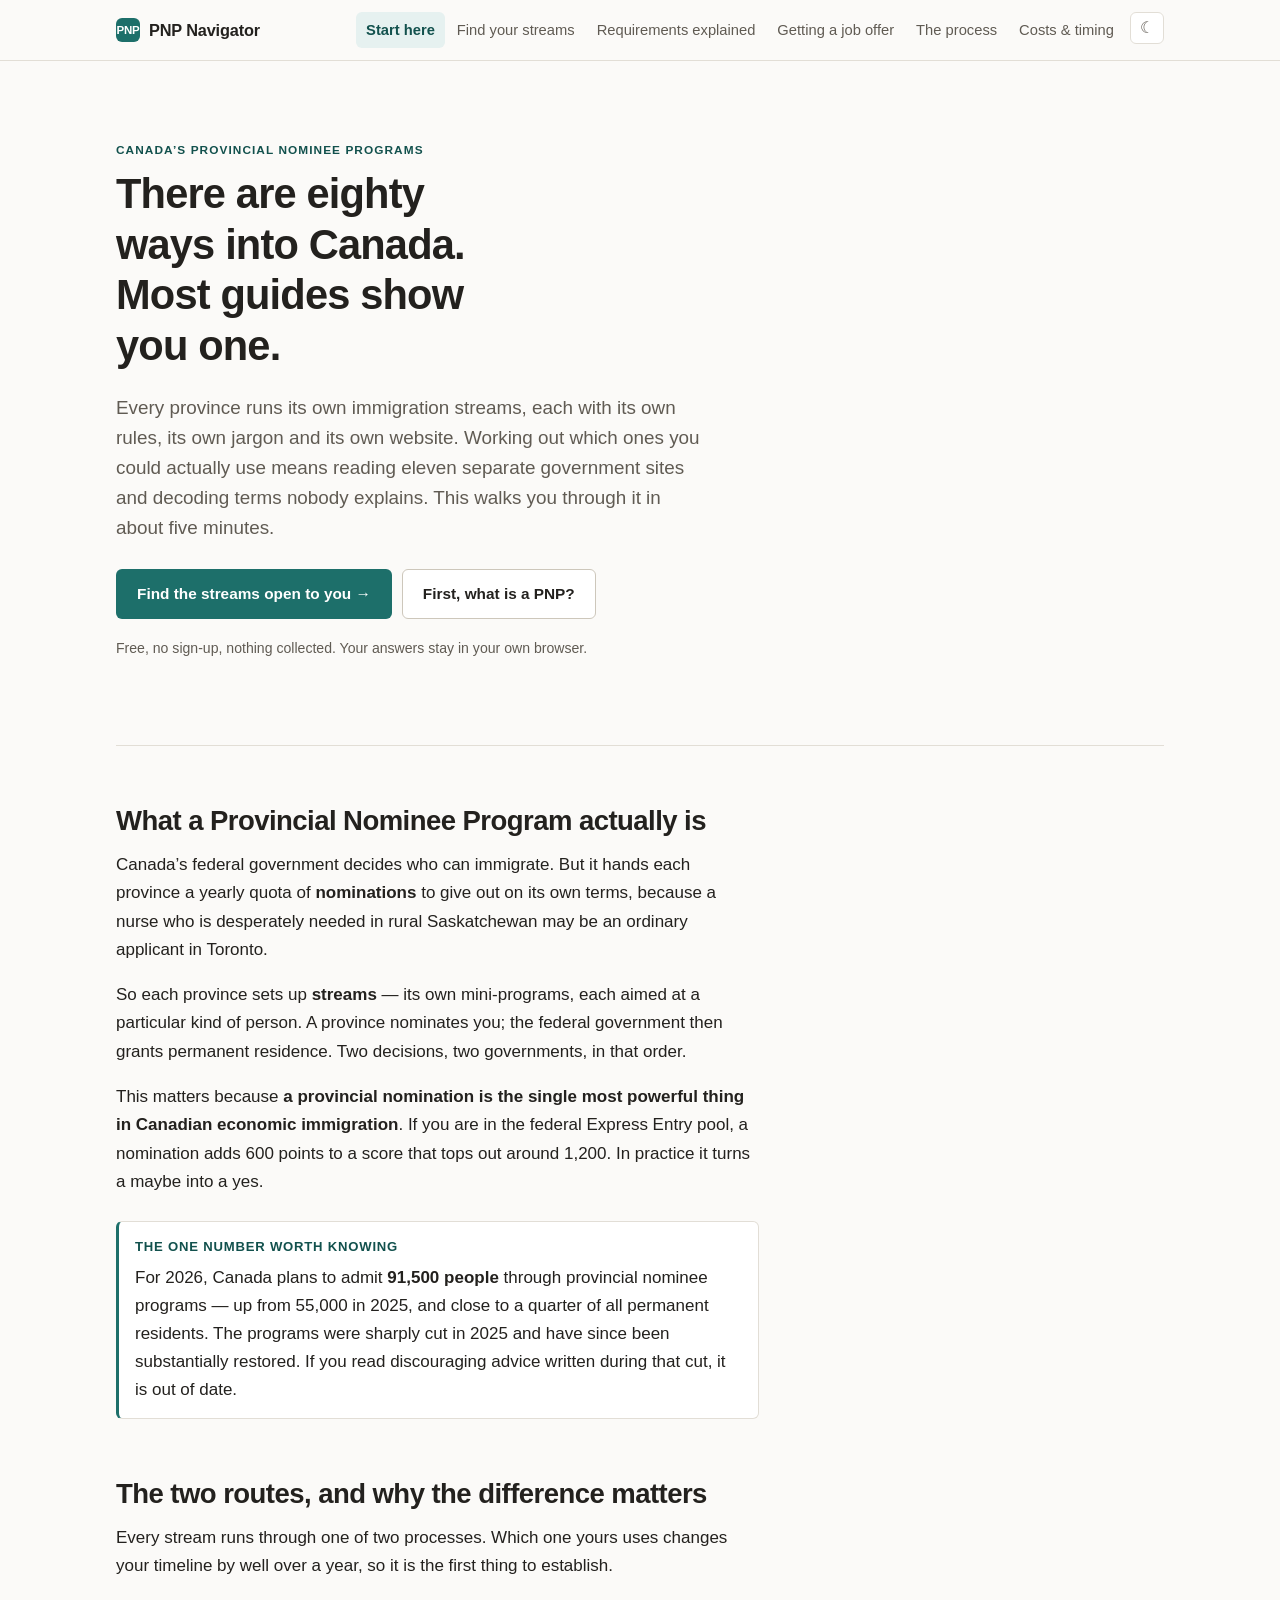
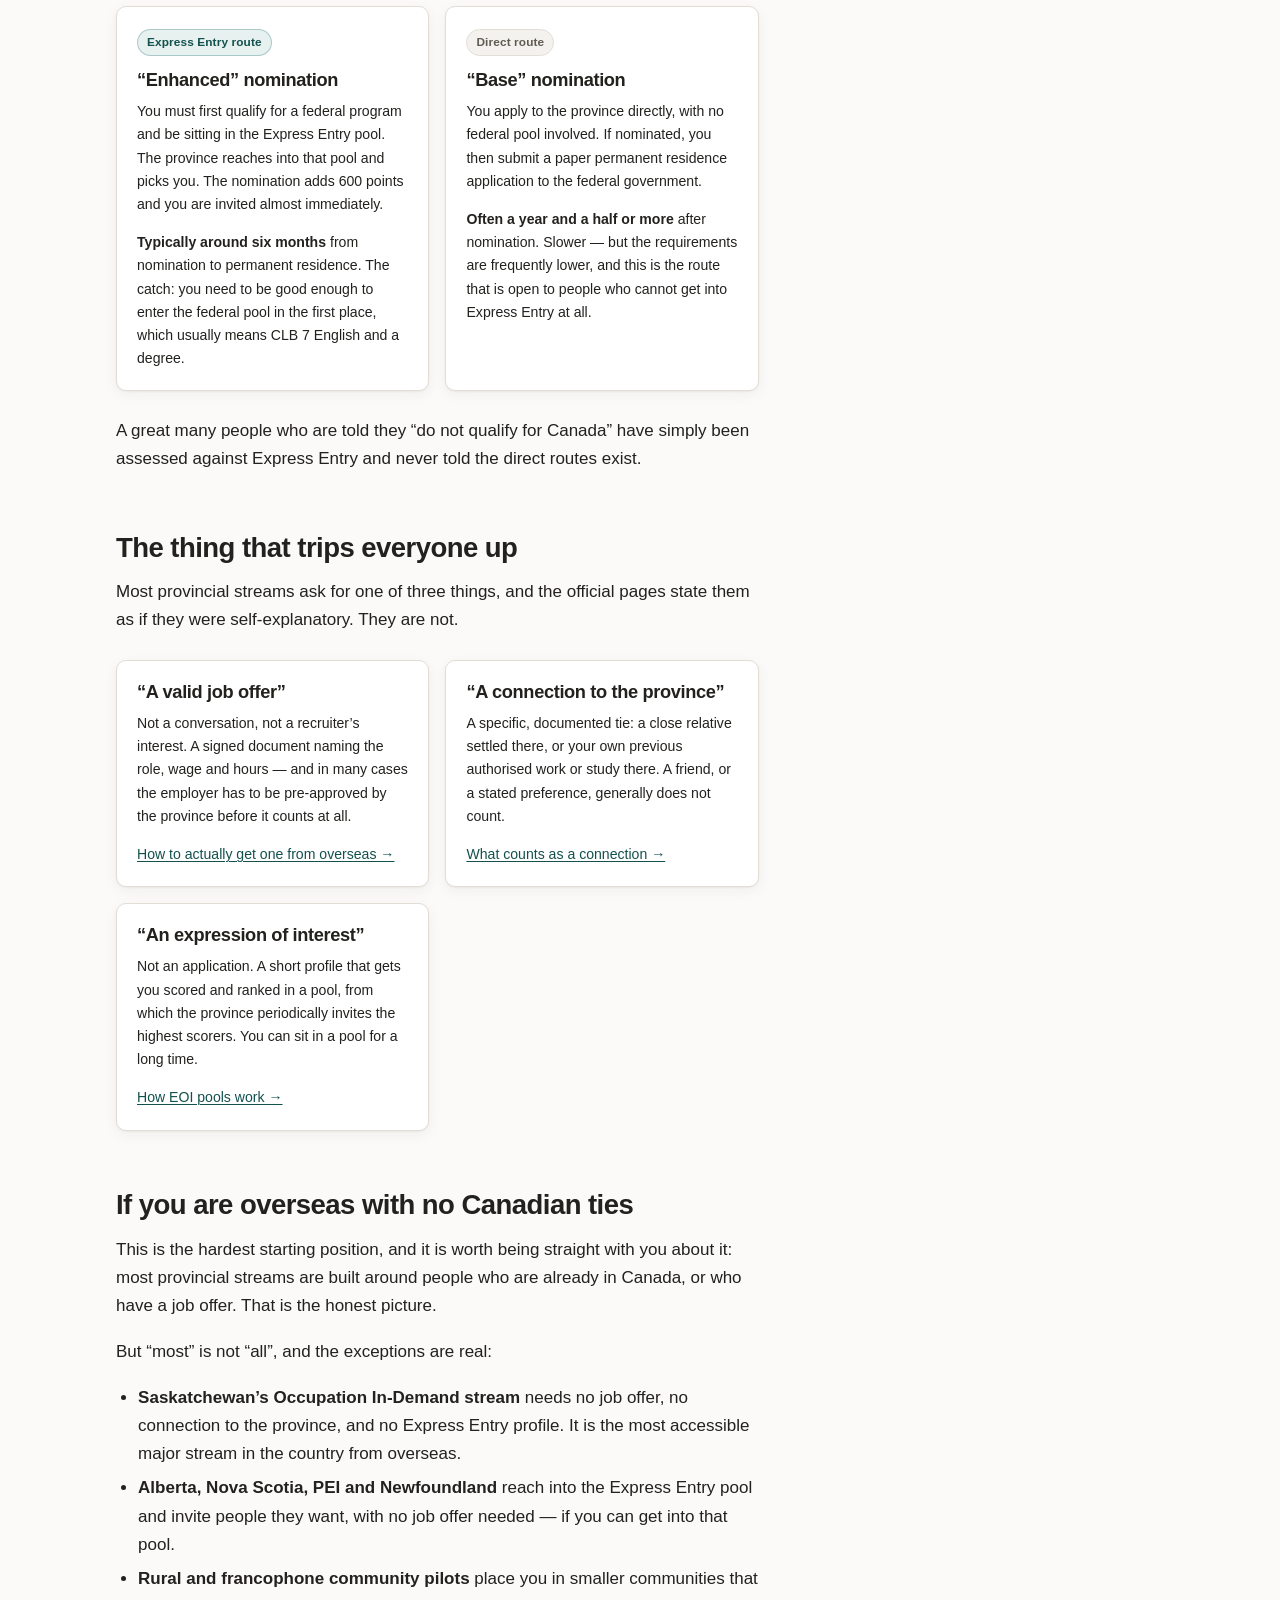
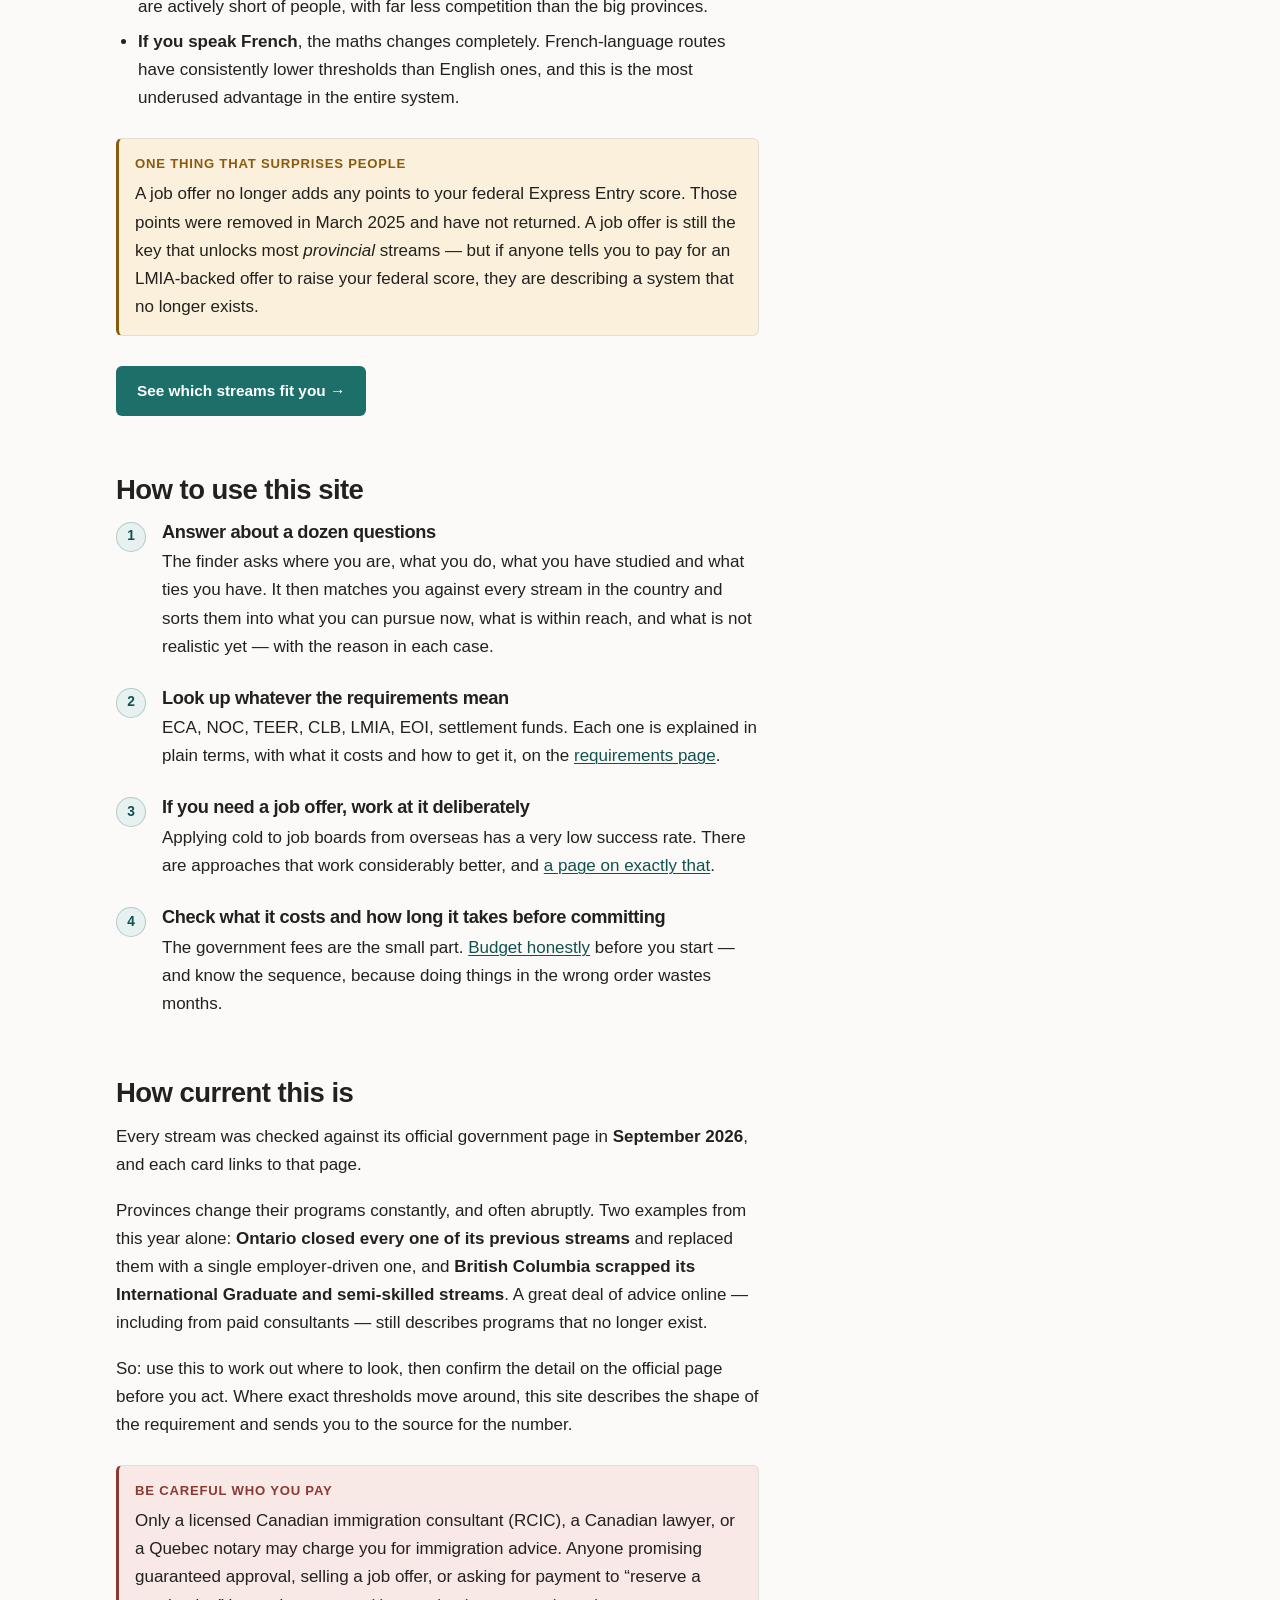
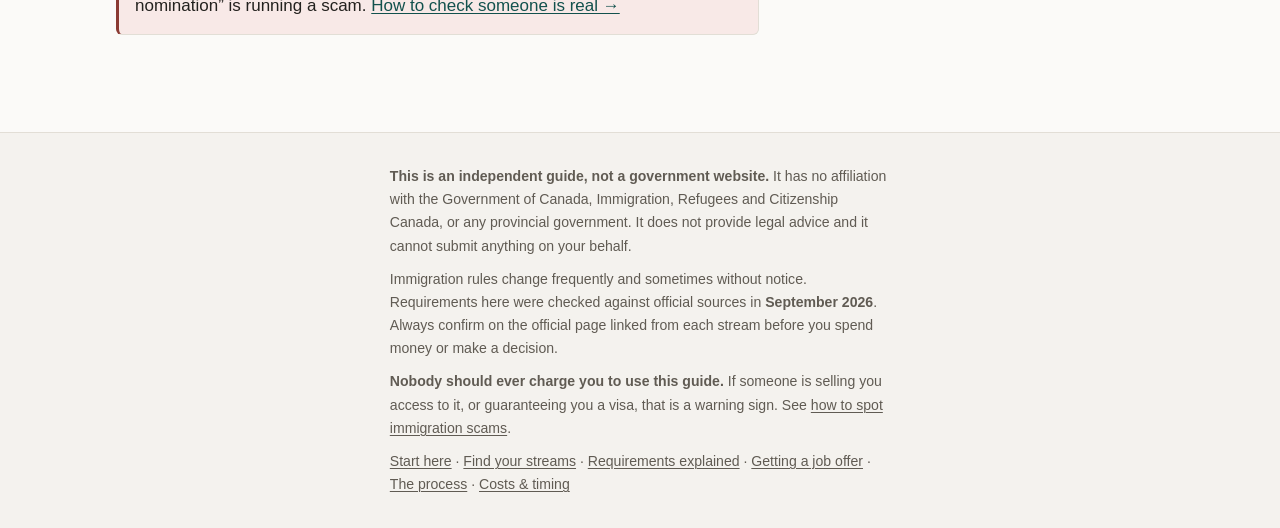
<file: index.html>
<!DOCTYPE html>
<html lang="en">
<head>
<meta charset="utf-8">
<meta name="viewport" content="width=device-width, initial-scale=1">
<title>PNP Navigator — a plain-language guide to immigrating to Canada through a Provincial Nominee Program</title>
<meta name="description" content="Work out which of Canada's provincial immigration streams you actually qualify for, what the requirements mean, and how to get a job offer from overseas. Free, independent, no sign-up.">
<meta name="color-scheme" content="light dark">
<meta property="og:title" content="PNP Navigator — a plain-language guide to immigrating to Canada through a Provincial Nominee Program">
<meta property="og:description" content="Work out which of Canada's provincial immigration streams you actually qualify for, what the requirements mean, and how to get a job offer from overseas. Free, independent, no sign-up.">
<meta property="og:type" content="website">
<link rel="stylesheet" href="assets/css/style.css">
<link rel="icon" href="data:image/svg+xml,<svg xmlns='http://www.w3.org/2000/svg' viewBox='0 0 100 100'><rect width='100' height='100' rx='22' fill='%231d6f6a'/><path d='M50 22 L66 46 H58 L70 66 H54 V78 H46 V66 H30 L42 46 H34 Z' fill='white'/></svg>">
</head>
<body>
<a class="skip" href="#main">Skip to content</a>

<header class="site-header">
  <div class="wrap header-inner">
    <a class="brand" href="index.html"><span class="mark">PNP</span> PNP Navigator</a>
    <nav class="site-nav" aria-label="Main">
      <a href="index.html">Start here</a>
      <a href="finder.html">Find your streams</a>
      <a href="requirements.html">Requirements explained</a>
      <a href="job-offer.html">Getting a job offer</a>
      <a href="process.html">The process</a>
      <a href="costs.html">Costs &amp; timing</a>
      <button type="button" id="themeToggle" class="btn ghost" aria-label="Switch theme" style="font-size:1rem;line-height:1">&#9790;</button>
    </nav>
  </div>
</header>

<main id="main">
<div class="wrap">
  <section class="hero prose">
    <p class="eyebrow">Canada&rsquo;s Provincial Nominee Programs</p>
    <h1>There are eighty ways into Canada. Most guides show you one.</h1>
    <p class="lede">Every province runs its own immigration streams, each with its own rules, its own jargon and its own website. Working out which ones you could actually use means reading eleven separate government sites and decoding terms nobody explains. This walks you through it in about five minutes.</p>
    <div class="btn-row hero-actions">
      <a class="btn" href="finder.html">Find the streams open to you &rarr;</a>
      <a class="btn secondary" href="#what-is-pnp">First, what is a PNP?</a>
    </div>
    <p class="small muted" style="margin-top:18px">Free, no sign-up, nothing collected. Your answers stay in your own browser.</p>
  </section>

  <hr>

  <section class="prose" id="what-is-pnp">
    <h2>What a Provincial Nominee Program actually is</h2>
    <p>Canada&rsquo;s federal government decides who can immigrate. But it hands each province a yearly quota of <strong>nominations</strong> to give out on its own terms, because a nurse who is desperately needed in rural Saskatchewan may be an ordinary applicant in Toronto.</p>
    <p>So each province sets up <strong>streams</strong> &mdash; its own mini-programs, each aimed at a particular kind of person. A province nominates you; the federal government then grants permanent residence. Two decisions, two governments, in that order.</p>
    <p>This matters because <strong>a provincial nomination is the single most powerful thing in Canadian economic immigration</strong>. If you are in the federal Express Entry pool, a nomination adds 600 points to a score that tops out around 1,200. In practice it turns a maybe into a yes.</p>

    <div class="note">
      <div class="note-title">The one number worth knowing</div>
      <p class="mb-0">For 2026, Canada plans to admit <strong>91,500 people</strong> through provincial nominee programs &mdash; up from 55,000 in 2025, and close to a quarter of all permanent residents. The programs were sharply cut in 2025 and have since been substantially restored. If you read discouraging advice written during that cut, it is out of date.</p>
    </div>
  </section>

  <section class="prose">
    <h2>The two routes, and why the difference matters</h2>
    <p>Every stream runs through one of two processes. Which one yours uses changes your timeline by well over a year, so it is the first thing to establish.</p>
    <div class="grid two" style="margin:1.5em 0">
      <div class="card">
        <span class="pill accent">Express Entry route</span>
        <h3 style="margin-top:.7em">&ldquo;Enhanced&rdquo; nomination</h3>
        <p class="small">You must first qualify for a federal program and be sitting in the Express Entry pool. The province reaches into that pool and picks you. The nomination adds 600 points and you are invited almost immediately.</p>
        <p class="small mb-0"><strong>Typically around six months</strong> from nomination to permanent residence. The catch: you need to be good enough to enter the federal pool in the first place, which usually means CLB 7 English and a degree.</p>
      </div>
      <div class="card">
        <span class="pill">Direct route</span>
        <h3 style="margin-top:.7em">&ldquo;Base&rdquo; nomination</h3>
        <p class="small">You apply to the province directly, with no federal pool involved. If nominated, you then submit a paper permanent residence application to the federal government.</p>
        <p class="small mb-0"><strong>Often a year and a half or more</strong> after nomination. Slower &mdash; but the requirements are frequently lower, and this is the route that is open to people who cannot get into Express Entry at all.</p>
      </div>
    </div>
    <p>A great many people who are told they &ldquo;do not qualify for Canada&rdquo; have simply been assessed against Express Entry and never told the direct routes exist.</p>
  </section>

  <section class="prose">
    <h2>The thing that trips everyone up</h2>
    <p>Most provincial streams ask for one of three things, and the official pages state them as if they were self-explanatory. They are not.</p>
    <div class="grid three" style="margin:1.5em 0">
      <div class="card">
        <h3 style="margin-top:0">&ldquo;A valid job offer&rdquo;</h3>
        <p class="small">Not a conversation, not a recruiter&rsquo;s interest. A signed document naming the role, wage and hours &mdash; and in many cases the employer has to be pre-approved by the province before it counts at all.</p>
        <p class="small mb-0"><a href="job-offer.html">How to actually get one from overseas &rarr;</a></p>
      </div>
      <div class="card">
        <h3 style="margin-top:0">&ldquo;A connection to the province&rdquo;</h3>
        <p class="small">A specific, documented tie: a close relative settled there, or your own previous authorised work or study there. A friend, or a stated preference, generally does not count.</p>
        <p class="small mb-0"><a href="requirements.html#connection">What counts as a connection &rarr;</a></p>
      </div>
      <div class="card">
        <h3 style="margin-top:0">&ldquo;An expression of interest&rdquo;</h3>
        <p class="small">Not an application. A short profile that gets you scored and ranked in a pool, from which the province periodically invites the highest scorers. You can sit in a pool for a long time.</p>
        <p class="small mb-0"><a href="requirements.html#eoi">How EOI pools work &rarr;</a></p>
      </div>
    </div>
  </section>

  <section class="prose">
    <h2>If you are overseas with no Canadian ties</h2>
    <p>This is the hardest starting position, and it is worth being straight with you about it: most provincial streams are built around people who are already in Canada, or who have a job offer. That is the honest picture.</p>
    <p>But &ldquo;most&rdquo; is not &ldquo;all&rdquo;, and the exceptions are real:</p>
    <ul>
      <li><strong>Saskatchewan&rsquo;s Occupation In-Demand stream</strong> needs no job offer, no connection to the province, and no Express Entry profile. It is the most accessible major stream in the country from overseas.</li>
      <li><strong>Alberta, Nova Scotia, PEI and Newfoundland</strong> reach into the Express Entry pool and invite people they want, with no job offer needed &mdash; if you can get into that pool.</li>
      <li><strong>Rural and francophone community pilots</strong> place you in smaller communities that are actively short of people, with far less competition than the big provinces.</li>
      <li><strong>If you speak French</strong>, the maths changes completely. French-language routes have consistently lower thresholds than English ones, and this is the most underused advantage in the entire system.</li>
    </ul>
    <div class="note warn">
      <div class="note-title">One thing that surprises people</div>
      <p class="mb-0">A job offer no longer adds any points to your federal Express Entry score. Those points were removed in March 2025 and have not returned. A job offer is still the key that unlocks most <em>provincial</em> streams &mdash; but if anyone tells you to pay for an LMIA-backed offer to raise your federal score, they are describing a system that no longer exists.</p>
    </div>
    <div class="btn-row" style="margin-top:1.8em">
      <a class="btn" href="finder.html">See which streams fit you &rarr;</a>
    </div>
  </section>

  <section class="prose">
    <h2>How to use this site</h2>
    <ol class="steps">
      <li>
        <h3>Answer about a dozen questions</h3>
        <p>The finder asks where you are, what you do, what you have studied and what ties you have. It then matches you against every stream in the country and sorts them into what you can pursue now, what is within reach, and what is not realistic yet &mdash; with the reason in each case.</p>
      </li>
      <li>
        <h3>Look up whatever the requirements mean</h3>
        <p>ECA, NOC, TEER, CLB, LMIA, EOI, settlement funds. Each one is explained in plain terms, with what it costs and how to get it, on the <a href="requirements.html">requirements page</a>.</p>
      </li>
      <li>
        <h3>If you need a job offer, work at it deliberately</h3>
        <p>Applying cold to job boards from overseas has a very low success rate. There are approaches that work considerably better, and <a href="job-offer.html">a page on exactly that</a>.</p>
      </li>
      <li>
        <h3>Check what it costs and how long it takes before committing</h3>
        <p>The government fees are the small part. <a href="costs.html">Budget honestly</a> before you start &mdash; and know the sequence, because doing things in the wrong order wastes months.</p>
      </li>
    </ol>
  </section>

  <section class="prose">
    <h2>How current this is</h2>
    <p>Every stream was checked against its official government page in <strong>September 2026</strong>, and each card links to that page.</p>
    <p>Provinces change their programs constantly, and often abruptly. Two examples from this year alone: <strong>Ontario closed every one of its previous streams</strong> and replaced them with a single employer-driven one, and <strong>British Columbia scrapped its International Graduate and semi-skilled streams</strong>. A great deal of advice online &mdash; including from paid consultants &mdash; still describes programs that no longer exist.</p>
    <p>So: use this to work out where to look, then confirm the detail on the official page before you act. Where exact thresholds move around, this site describes the shape of the requirement and sends you to the source for the number.</p>
    <div class="note danger">
      <div class="note-title">Be careful who you pay</div>
      <p class="mb-0">Only a licensed Canadian immigration consultant (RCIC), a Canadian lawyer, or a Quebec notary may charge you for immigration advice. Anyone promising guaranteed approval, selling a job offer, or asking for payment to &ldquo;reserve a nomination&rdquo; is running a scam. <a href="job-offer.html#scams">How to check someone is real &rarr;</a></p>
    </div>
  </section>
</div>
</main>

<footer class="site-footer">
  <div class="wrap prose">
    <p><strong>This is an independent guide, not a government website.</strong> It has no affiliation with the Government of Canada, Immigration, Refugees and Citizenship Canada, or any provincial government. It does not provide legal advice and it cannot submit anything on your behalf.</p>
    <p>Immigration rules change frequently and sometimes without notice. Requirements here were checked against official sources in <strong>September 2026</strong>. Always confirm on the official page linked from each stream before you spend money or make a decision.</p>
    <p><strong>Nobody should ever charge you to use this guide.</strong> If someone is selling you access to it, or guaranteeing you a visa, that is a warning sign. See <a href="job-offer.html#scams">how to spot immigration scams</a>.</p>
    <p class="small" style="margin-bottom:0"><a href="index.html">Start here</a> &middot; <a href="finder.html">Find your streams</a> &middot; <a href="requirements.html">Requirements explained</a> &middot; <a href="job-offer.html">Getting a job offer</a> &middot; <a href="process.html">The process</a> &middot; <a href="costs.html">Costs &amp; timing</a></p>
  </div>
</footer>


<script src="assets/js/site.js"></script>
</body>
</html>
</file>
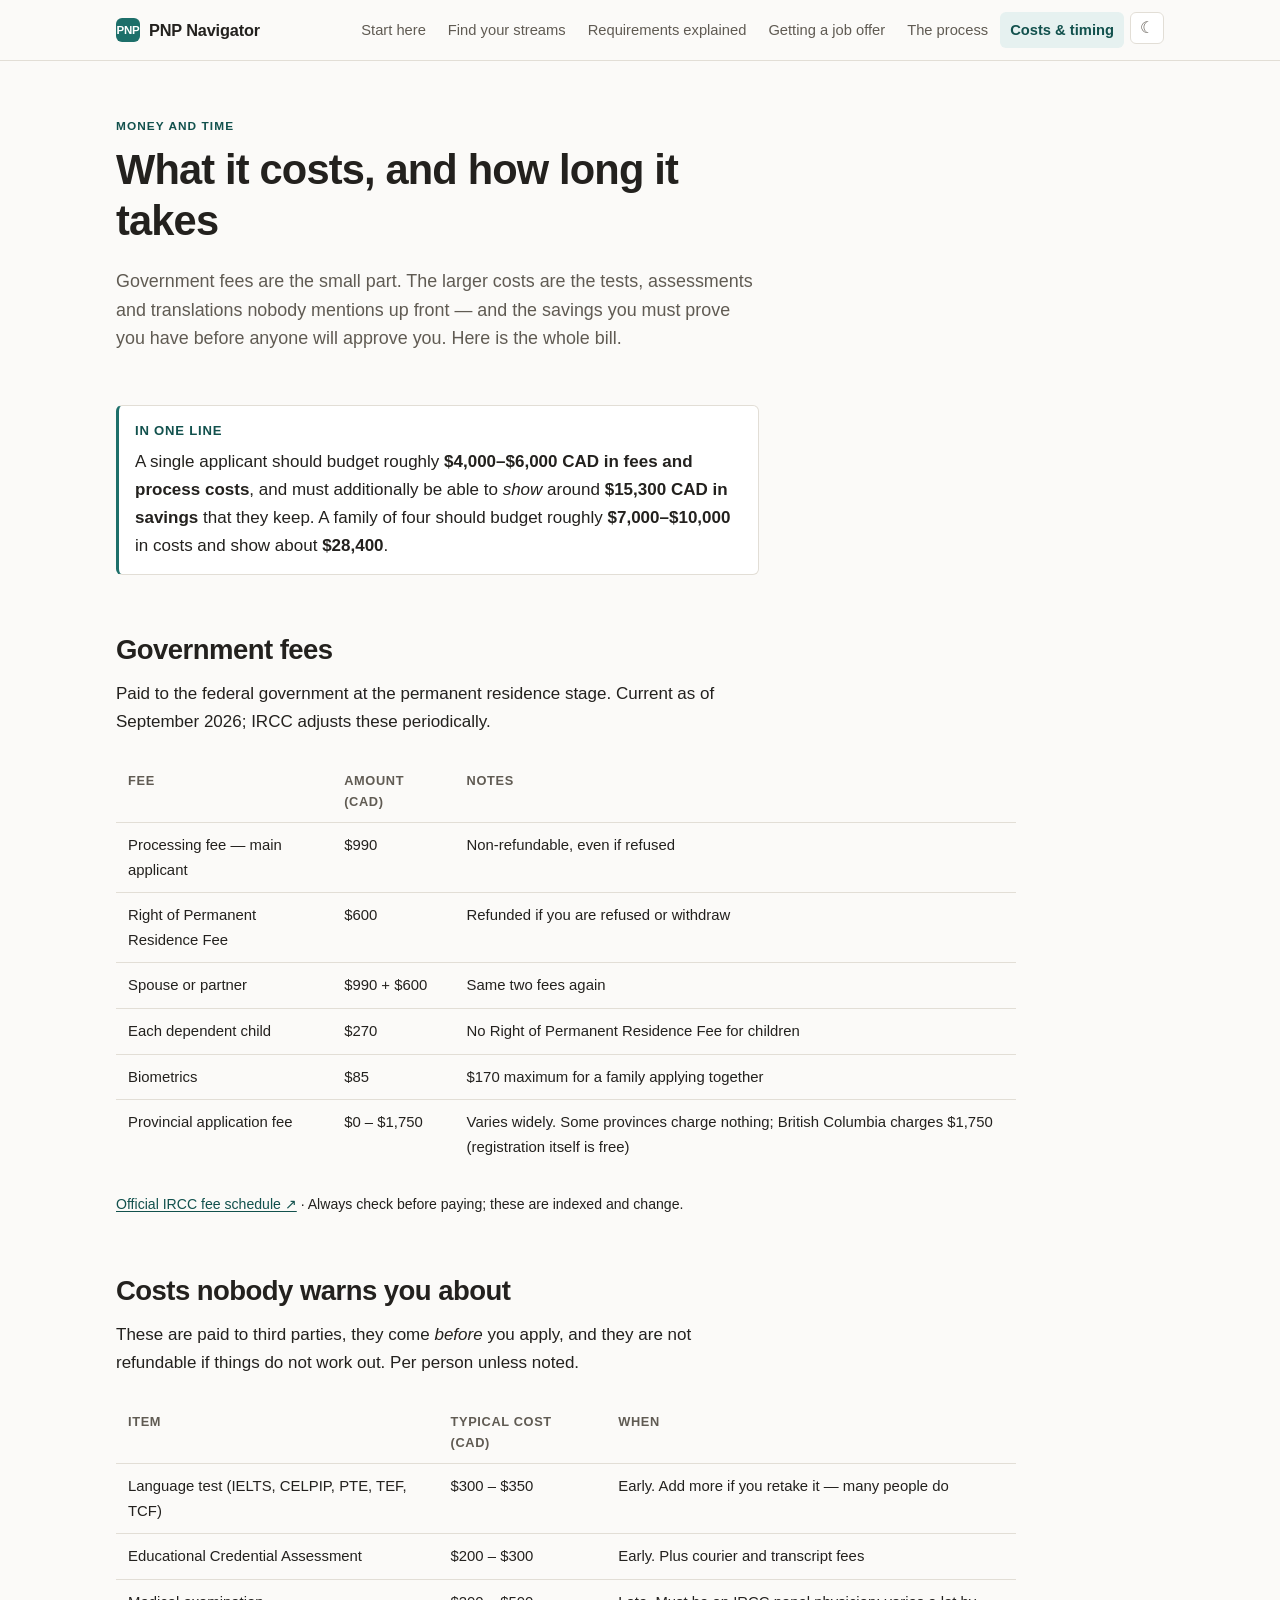
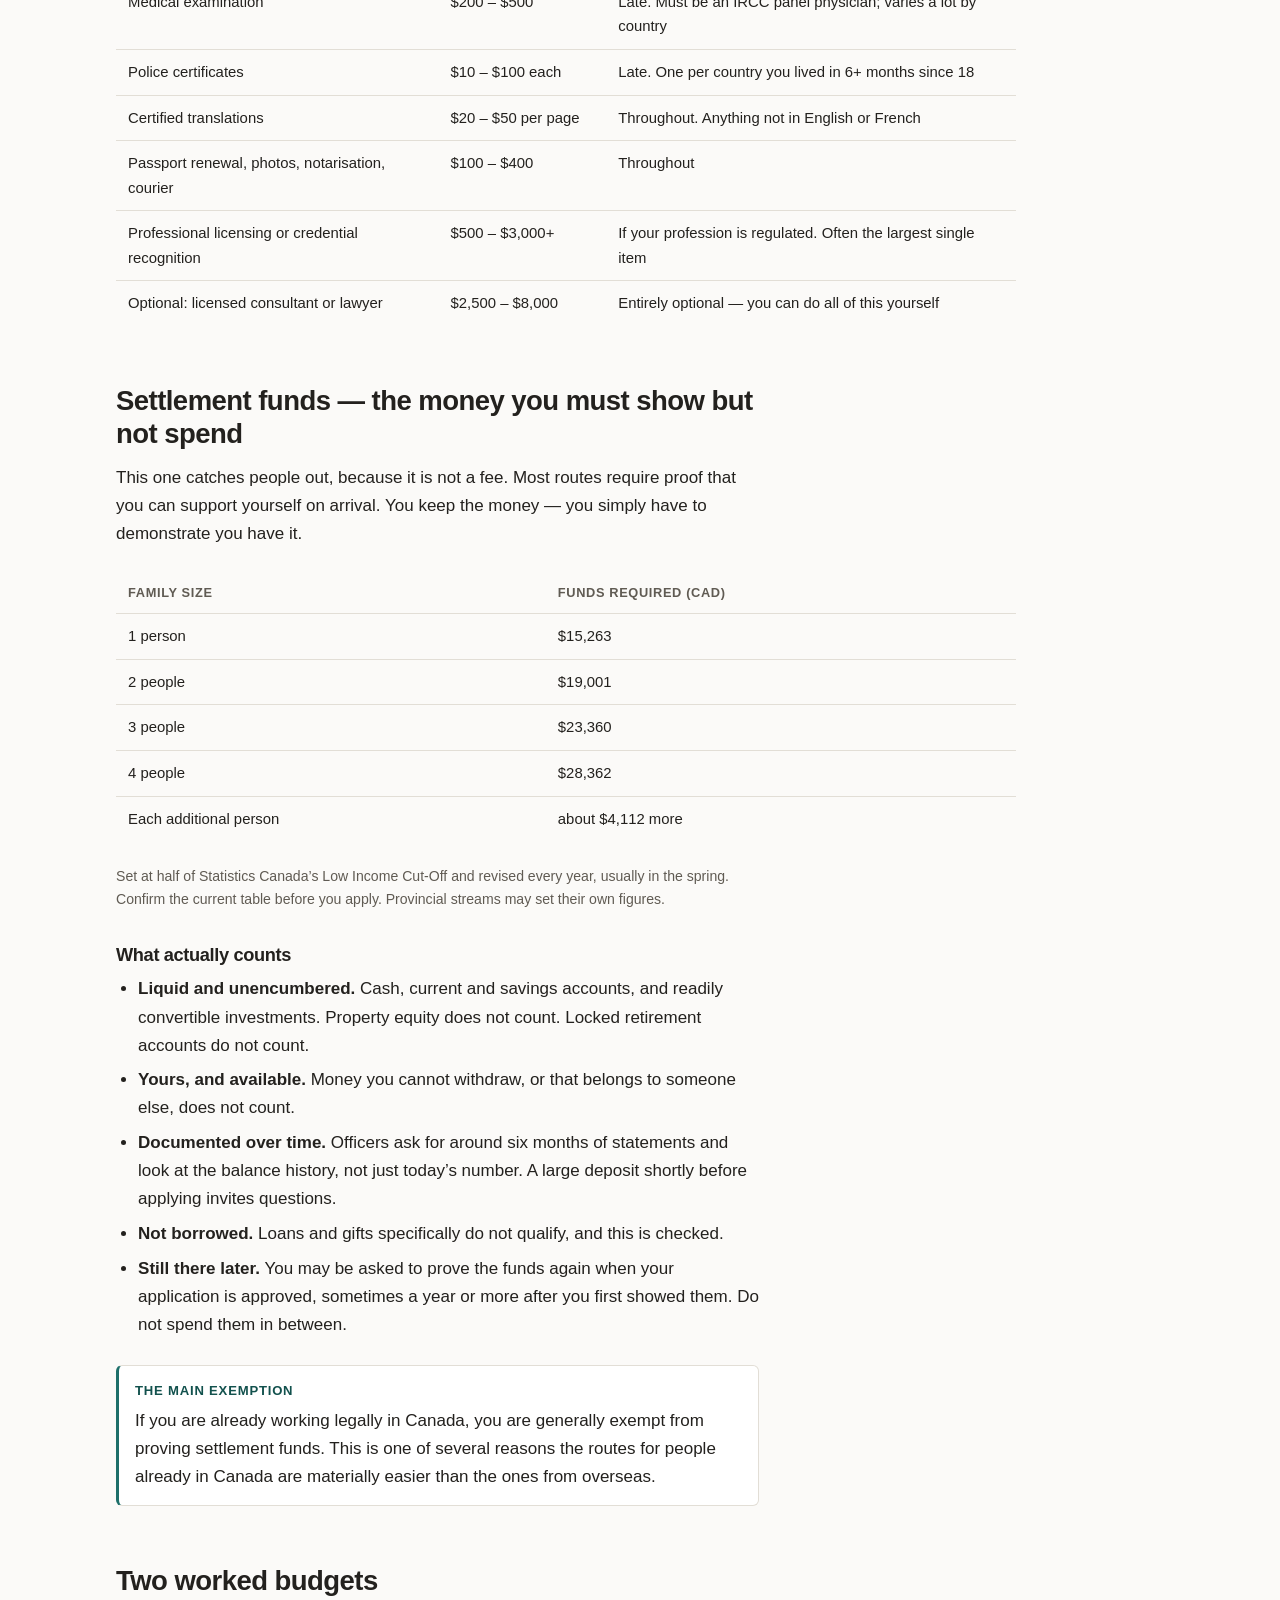
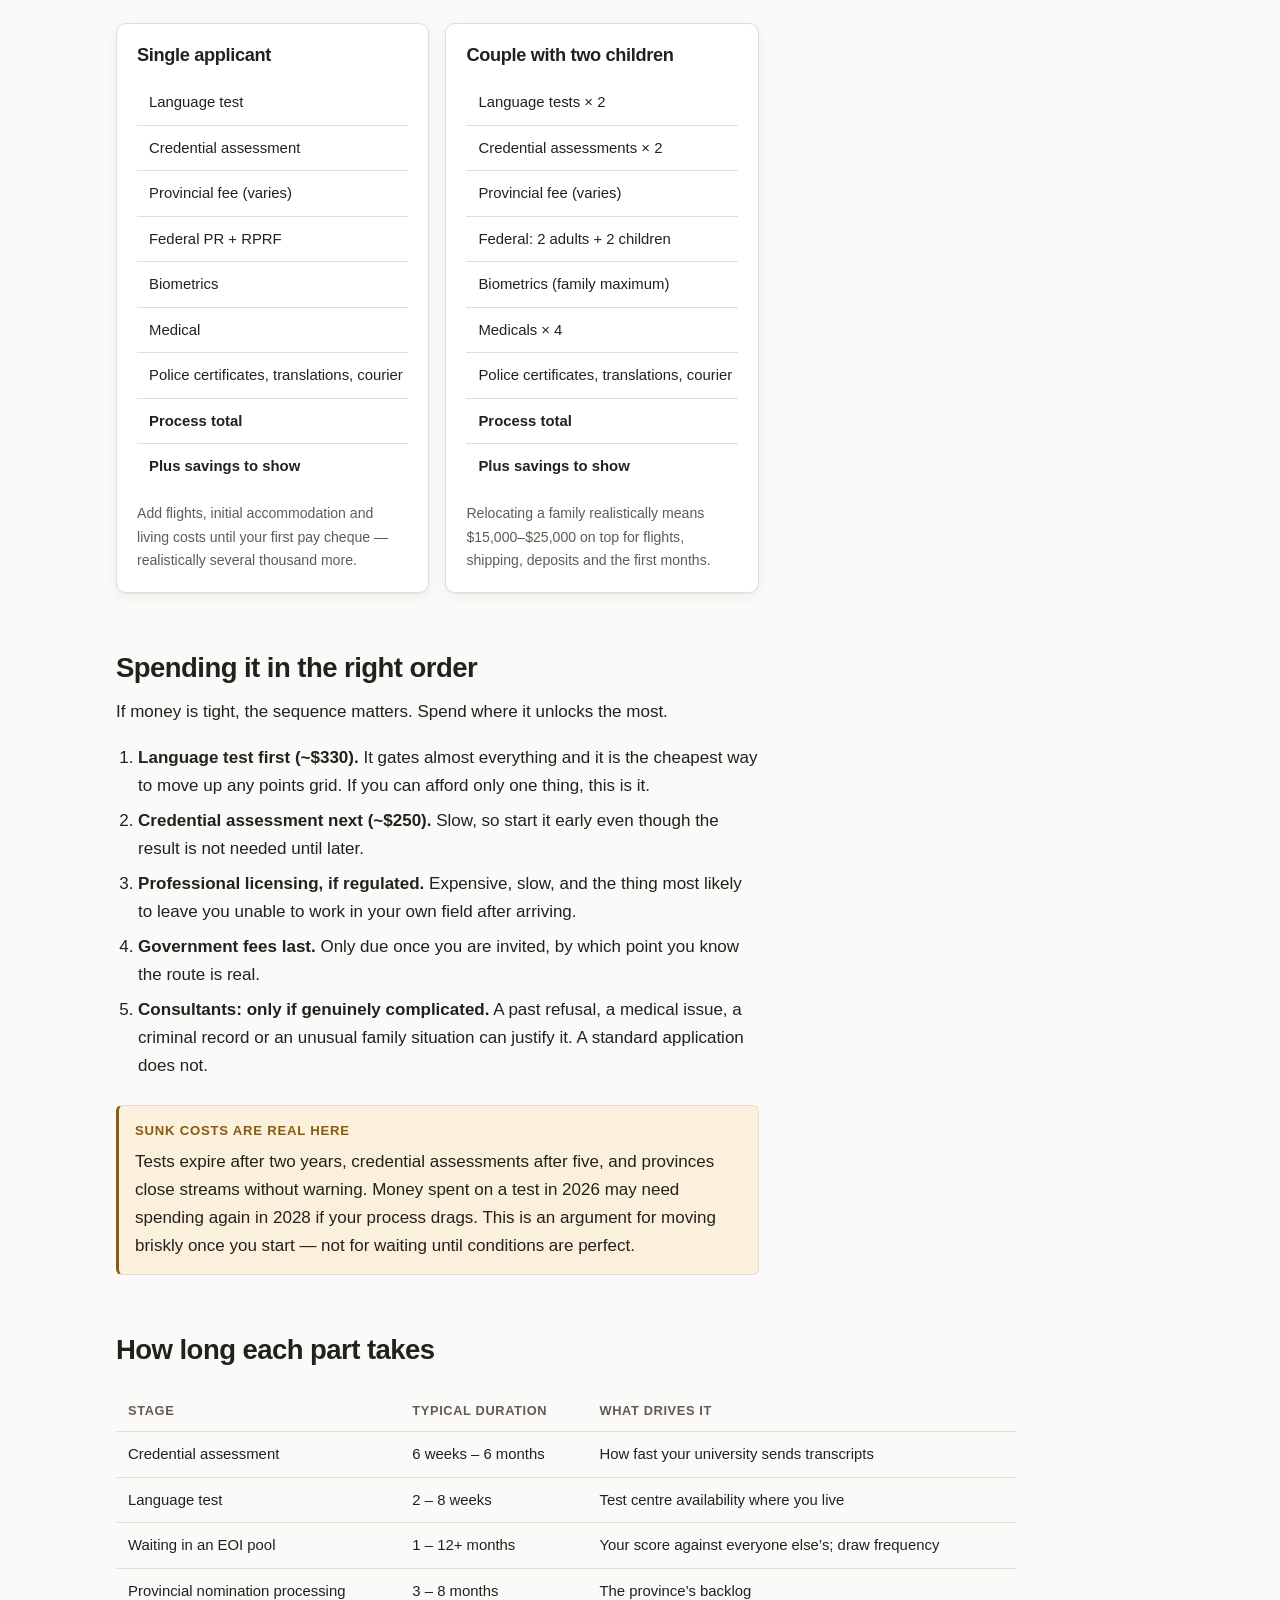
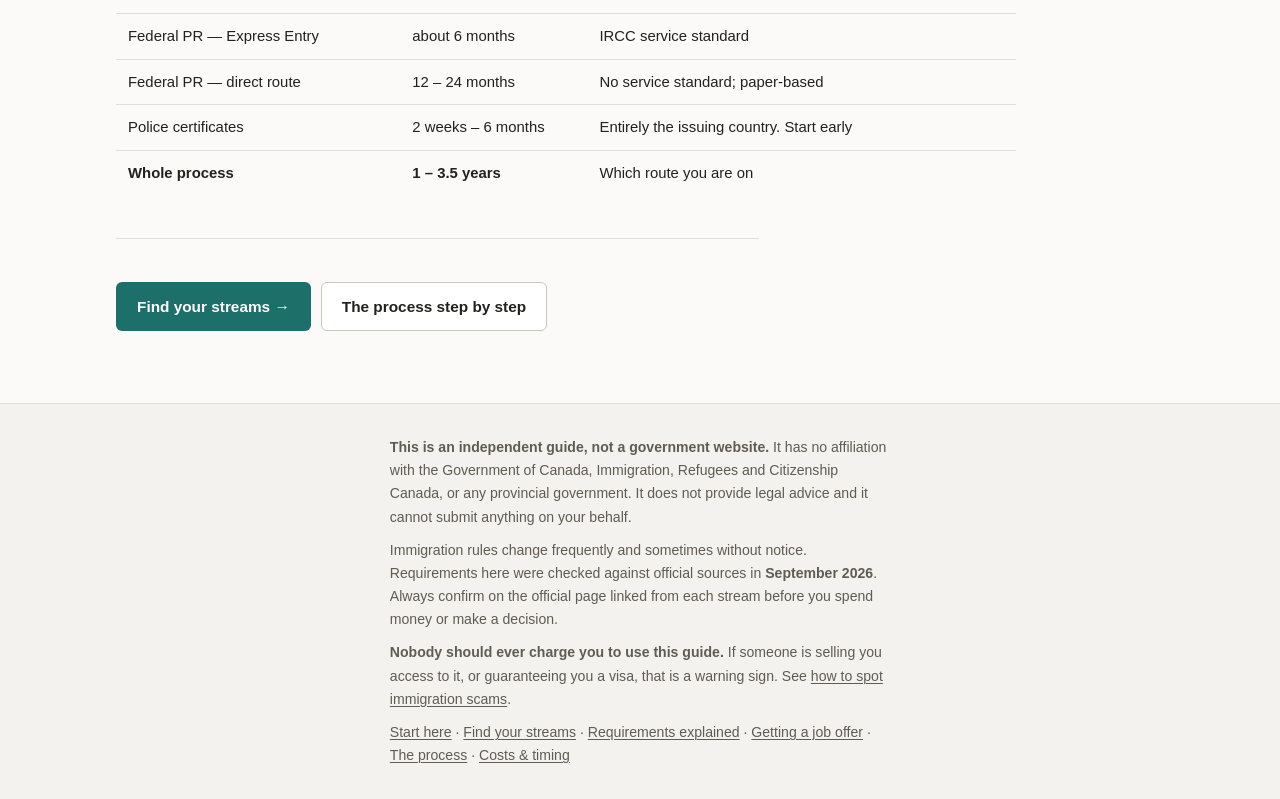
<file: costs.html>
<!DOCTYPE html>
<html lang="en">
<head>
<meta charset="utf-8">
<meta name="viewport" content="width=device-width, initial-scale=1">
<title>What it costs and how long it takes — PNP Navigator</title>
<meta name="description" content="Government fees, the third-party costs nobody warns you about, settlement funds, and realistic timelines for every route.">
<meta name="color-scheme" content="light dark">
<meta property="og:title" content="What it costs and how long it takes — PNP Navigator">
<meta property="og:description" content="Government fees, the third-party costs nobody warns you about, settlement funds, and realistic timelines for every route.">
<meta property="og:type" content="website">
<link rel="stylesheet" href="assets/css/style.css">
<link rel="icon" href="data:image/svg+xml,<svg xmlns='http://www.w3.org/2000/svg' viewBox='0 0 100 100'><rect width='100' height='100' rx='22' fill='%231d6f6a'/><path d='M50 22 L66 46 H58 L70 66 H54 V78 H46 V66 H30 L42 46 H34 Z' fill='white'/></svg>">
</head>
<body>
<a class="skip" href="#main">Skip to content</a>

<header class="site-header">
  <div class="wrap header-inner">
    <a class="brand" href="index.html"><span class="mark">PNP</span> PNP Navigator</a>
    <nav class="site-nav" aria-label="Main">
      <a href="index.html">Start here</a>
      <a href="finder.html">Find your streams</a>
      <a href="requirements.html">Requirements explained</a>
      <a href="job-offer.html">Getting a job offer</a>
      <a href="process.html">The process</a>
      <a href="costs.html">Costs &amp; timing</a>
      <button type="button" id="themeToggle" class="btn ghost" aria-label="Switch theme" style="font-size:1rem;line-height:1">&#9790;</button>
    </nav>
  </div>
</header>

<main id="main">
<div class="wrap">
  <div class="page-head prose">
    <p class="eyebrow">Money and time</p>
    <h1>What it costs, and how long it takes</h1>
    <p class="lede">Government fees are the small part. The larger costs are the tests, assessments and translations nobody mentions up front &mdash; and the savings you must prove you have before anyone will approve you. Here is the whole bill.</p>
  </div>

  <div class="prose">
    <div class="note">
      <div class="note-title">In one line</div>
      <p class="mb-0">A single applicant should budget roughly <strong>$4,000&ndash;$6,000 CAD in fees and process costs</strong>, and must additionally be able to <em>show</em> around <strong>$15,300 CAD in savings</strong> that they keep. A family of four should budget roughly <strong>$7,000&ndash;$10,000</strong> in costs and show about <strong>$28,400</strong>.</p>
    </div>
  </div>

  <section class="prose">
    <h2>Government fees</h2>
    <p>Paid to the federal government at the permanent residence stage. Current as of September 2026; IRCC adjusts these periodically.</p>
    <div class="table-scroll">
      <table>
        <thead><tr><th>Fee</th><th>Amount (CAD)</th><th>Notes</th></tr></thead>
        <tbody>
          <tr><td>Processing fee &mdash; main applicant</td><td class="num">$990</td><td>Non-refundable, even if refused</td></tr>
          <tr><td>Right of Permanent Residence Fee</td><td class="num">$600</td><td>Refunded if you are refused or withdraw</td></tr>
          <tr><td>Spouse or partner</td><td class="num">$990 + $600</td><td>Same two fees again</td></tr>
          <tr><td>Each dependent child</td><td class="num">$270</td><td>No Right of Permanent Residence Fee for children</td></tr>
          <tr><td>Biometrics</td><td class="num">$85</td><td>$170 maximum for a family applying together</td></tr>
          <tr><td>Provincial application fee</td><td class="num">$0 &ndash; $1,750</td><td>Varies widely. Some provinces charge nothing; British Columbia charges $1,750 (registration itself is free)</td></tr>
        </tbody>
      </table>
    </div>
    <p class="small"><a href="https://ircc.canada.ca/english/information/fees/fees.asp" target="_blank" rel="noopener">Official IRCC fee schedule &#8599;</a> &middot; Always check before paying; these are indexed and change.</p>
  </section>

  <section class="prose">
    <h2>Costs nobody warns you about</h2>
    <p>These are paid to third parties, they come <em>before</em> you apply, and they are not refundable if things do not work out. Per person unless noted.</p>
    <div class="table-scroll">
      <table>
        <thead><tr><th>Item</th><th>Typical cost (CAD)</th><th>When</th></tr></thead>
        <tbody>
          <tr><td>Language test (IELTS, CELPIP, PTE, TEF, TCF)</td><td class="num">$300 &ndash; $350</td><td>Early. Add more if you retake it &mdash; many people do</td></tr>
          <tr><td>Educational Credential Assessment</td><td class="num">$200 &ndash; $300</td><td>Early. Plus courier and transcript fees</td></tr>
          <tr><td>Medical examination</td><td class="num">$200 &ndash; $500</td><td>Late. Must be an IRCC panel physician; varies a lot by country</td></tr>
          <tr><td>Police certificates</td><td class="num">$10 &ndash; $100 each</td><td>Late. One per country you lived in 6+ months since 18</td></tr>
          <tr><td>Certified translations</td><td class="num">$20 &ndash; $50 per page</td><td>Throughout. Anything not in English or French</td></tr>
          <tr><td>Passport renewal, photos, notarisation, courier</td><td class="num">$100 &ndash; $400</td><td>Throughout</td></tr>
          <tr><td>Professional licensing or credential recognition</td><td class="num">$500 &ndash; $3,000+</td><td>If your profession is regulated. Often the largest single item</td></tr>
          <tr><td>Optional: licensed consultant or lawyer</td><td class="num">$2,500 &ndash; $8,000</td><td>Entirely optional &mdash; you can do all of this yourself</td></tr>
        </tbody>
      </table>
    </div>
  </section>

  <section class="prose" id="settlement-funds">
    <h2>Settlement funds &mdash; the money you must show but not spend</h2>
    <p>This one catches people out, because it is not a fee. Most routes require proof that you can support yourself on arrival. You keep the money &mdash; you simply have to demonstrate you have it.</p>
    <div class="table-scroll">
      <table>
        <thead><tr><th>Family size</th><th>Funds required (CAD)</th></tr></thead>
        <tbody>
          <tr><td>1 person</td><td class="num">$15,263</td></tr>
          <tr><td>2 people</td><td class="num">$19,001</td></tr>
          <tr><td>3 people</td><td class="num">$23,360</td></tr>
          <tr><td>4 people</td><td class="num">$28,362</td></tr>
          <tr><td>Each additional person</td><td class="num">about $4,112 more</td></tr>
        </tbody>
      </table>
    </div>
    <p class="small muted">Set at half of Statistics Canada&rsquo;s Low Income Cut-Off and revised every year, usually in the spring. Confirm the current table before you apply. Provincial streams may set their own figures.</p>

    <h3>What actually counts</h3>
    <ul>
      <li><strong>Liquid and unencumbered.</strong> Cash, current and savings accounts, and readily convertible investments. Property equity does not count. Locked retirement accounts do not count.</li>
      <li><strong>Yours, and available.</strong> Money you cannot withdraw, or that belongs to someone else, does not count.</li>
      <li><strong>Documented over time.</strong> Officers ask for around six months of statements and look at the balance history, not just today&rsquo;s number. A large deposit shortly before applying invites questions.</li>
      <li><strong>Not borrowed.</strong> Loans and gifts specifically do not qualify, and this is checked.</li>
      <li><strong>Still there later.</strong> You may be asked to prove the funds again when your application is approved, sometimes a year or more after you first showed them. Do not spend them in between.</li>
    </ul>
    <div class="note">
      <div class="note-title">The main exemption</div>
      <p class="mb-0">If you are already working legally in Canada, you are generally exempt from proving settlement funds. This is one of several reasons the routes for people already in Canada are materially easier than the ones from overseas.</p>
    </div>
  </section>

  <section class="prose">
    <h2>Two worked budgets</h2>
    <div class="grid two" style="margin:1.5em 0">
      <div class="card">
        <h3 style="margin-top:0">Single applicant</h3>
        <div class="table-scroll" style="margin:.8em 0">
          <table>
            <tbody>
              <tr><td>Language test</td><td class="num">$330</td></tr>
              <tr><td>Credential assessment</td><td class="num">$250</td></tr>
              <tr><td>Provincial fee (varies)</td><td class="num">$0 &ndash; $1,750</td></tr>
              <tr><td>Federal PR + RPRF</td><td class="num">$1,590</td></tr>
              <tr><td>Biometrics</td><td class="num">$85</td></tr>
              <tr><td>Medical</td><td class="num">$350</td></tr>
              <tr><td>Police certificates, translations, courier</td><td class="num">$400</td></tr>
              <tr><td><strong>Process total</strong></td><td class="num"><strong>$3,000 &ndash; $4,800</strong></td></tr>
              <tr><td><strong>Plus savings to show</strong></td><td class="num"><strong>$15,263</strong></td></tr>
            </tbody>
          </table>
        </div>
        <p class="small mb-0 muted">Add flights, initial accommodation and living costs until your first pay cheque &mdash; realistically several thousand more.</p>
      </div>
      <div class="card">
        <h3 style="margin-top:0">Couple with two children</h3>
        <div class="table-scroll" style="margin:.8em 0">
          <table>
            <tbody>
              <tr><td>Language tests &times; 2</td><td class="num">$660</td></tr>
              <tr><td>Credential assessments &times; 2</td><td class="num">$500</td></tr>
              <tr><td>Provincial fee (varies)</td><td class="num">$0 &ndash; $1,750</td></tr>
              <tr><td>Federal: 2 adults + 2 children</td><td class="num">$3,720</td></tr>
              <tr><td>Biometrics (family maximum)</td><td class="num">$170</td></tr>
              <tr><td>Medicals &times; 4</td><td class="num">$1,200</td></tr>
              <tr><td>Police certificates, translations, courier</td><td class="num">$800</td></tr>
              <tr><td><strong>Process total</strong></td><td class="num"><strong>$7,000 &ndash; $8,800</strong></td></tr>
              <tr><td><strong>Plus savings to show</strong></td><td class="num"><strong>$28,362</strong></td></tr>
            </tbody>
          </table>
        </div>
        <p class="small mb-0 muted">Relocating a family realistically means $15,000&ndash;$25,000 on top for flights, shipping, deposits and the first months.</p>
      </div>
    </div>
  </section>

  <section class="prose">
    <h2>Spending it in the right order</h2>
    <p>If money is tight, the sequence matters. Spend where it unlocks the most.</p>
    <ol>
      <li><strong>Language test first (~$330).</strong> It gates almost everything and it is the cheapest way to move up any points grid. If you can afford only one thing, this is it.</li>
      <li><strong>Credential assessment next (~$250).</strong> Slow, so start it early even though the result is not needed until later.</li>
      <li><strong>Professional licensing, if regulated.</strong> Expensive, slow, and the thing most likely to leave you unable to work in your own field after arriving.</li>
      <li><strong>Government fees last.</strong> Only due once you are invited, by which point you know the route is real.</li>
      <li><strong>Consultants: only if genuinely complicated.</strong> A past refusal, a medical issue, a criminal record or an unusual family situation can justify it. A standard application does not.</li>
    </ol>
    <div class="note warn">
      <div class="note-title">Sunk costs are real here</div>
      <p class="mb-0">Tests expire after two years, credential assessments after five, and provinces close streams without warning. Money spent on a test in 2026 may need spending again in 2028 if your process drags. This is an argument for moving briskly once you start &mdash; not for waiting until conditions are perfect.</p>
    </div>
  </section>

  <section class="prose">
    <h2>How long each part takes</h2>
    <div class="table-scroll">
      <table>
        <thead><tr><th>Stage</th><th>Typical duration</th><th>What drives it</th></tr></thead>
        <tbody>
          <tr><td>Credential assessment</td><td>6 weeks &ndash; 6 months</td><td>How fast your university sends transcripts</td></tr>
          <tr><td>Language test</td><td>2 &ndash; 8 weeks</td><td>Test centre availability where you live</td></tr>
          <tr><td>Waiting in an EOI pool</td><td>1 &ndash; 12+ months</td><td>Your score against everyone else&rsquo;s; draw frequency</td></tr>
          <tr><td>Provincial nomination processing</td><td>3 &ndash; 8 months</td><td>The province&rsquo;s backlog</td></tr>
          <tr><td>Federal PR &mdash; Express Entry</td><td>about 6 months</td><td>IRCC service standard</td></tr>
          <tr><td>Federal PR &mdash; direct route</td><td>12 &ndash; 24 months</td><td>No service standard; paper-based</td></tr>
          <tr><td>Police certificates</td><td>2 weeks &ndash; 6 months</td><td>Entirely the issuing country. Start early</td></tr>
          <tr><td><strong>Whole process</strong></td><td><strong>1 &ndash; 3.5 years</strong></td><td>Which route you are on</td></tr>
        </tbody>
      </table>
    </div>
  </section>

  <div class="prose">
    <hr>
    <div class="btn-row">
      <a class="btn" href="finder.html">Find your streams &rarr;</a>
      <a class="btn secondary" href="process.html">The process step by step</a>
    </div>
  </div>
</div>
</main>

<footer class="site-footer">
  <div class="wrap prose">
    <p><strong>This is an independent guide, not a government website.</strong> It has no affiliation with the Government of Canada, Immigration, Refugees and Citizenship Canada, or any provincial government. It does not provide legal advice and it cannot submit anything on your behalf.</p>
    <p>Immigration rules change frequently and sometimes without notice. Requirements here were checked against official sources in <strong>September 2026</strong>. Always confirm on the official page linked from each stream before you spend money or make a decision.</p>
    <p><strong>Nobody should ever charge you to use this guide.</strong> If someone is selling you access to it, or guaranteeing you a visa, that is a warning sign. See <a href="job-offer.html#scams">how to spot immigration scams</a>.</p>
    <p class="small" style="margin-bottom:0"><a href="index.html">Start here</a> &middot; <a href="finder.html">Find your streams</a> &middot; <a href="requirements.html">Requirements explained</a> &middot; <a href="job-offer.html">Getting a job offer</a> &middot; <a href="process.html">The process</a> &middot; <a href="costs.html">Costs &amp; timing</a></p>
  </div>
</footer>


<script src="assets/js/site.js"></script>
</body>
</html>
</file>
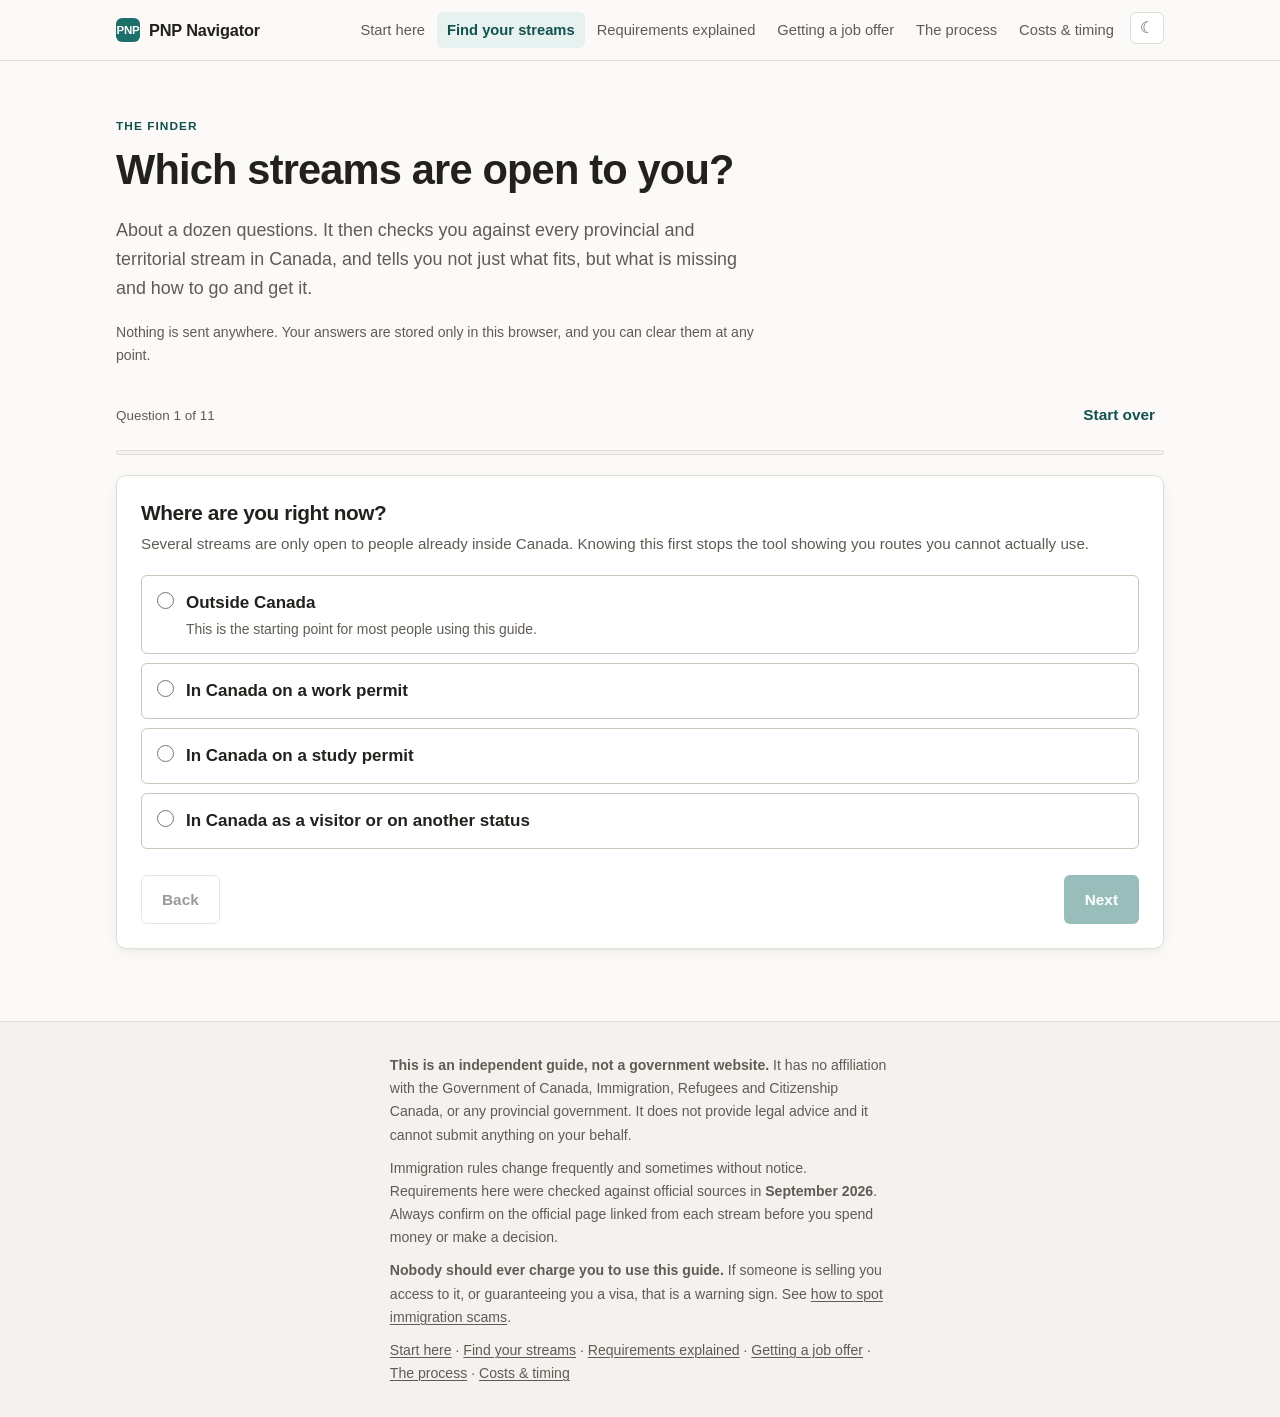
<file: finder.html>
<!DOCTYPE html>
<html lang="en">
<head>
<meta charset="utf-8">
<meta name="viewport" content="width=device-width, initial-scale=1">
<title>Find your streams — PNP Navigator</title>
<meta name="description" content="Answer a dozen questions and see which Canadian provincial nominee streams are open to you, what is missing, and how to get it.">
<meta name="color-scheme" content="light dark">
<meta property="og:title" content="Find your streams — PNP Navigator">
<meta property="og:description" content="Answer a dozen questions and see which Canadian provincial nominee streams are open to you, what is missing, and how to get it.">
<meta property="og:type" content="website">
<link rel="stylesheet" href="assets/css/style.css">
<link rel="icon" href="data:image/svg+xml,<svg xmlns='http://www.w3.org/2000/svg' viewBox='0 0 100 100'><rect width='100' height='100' rx='22' fill='%231d6f6a'/><path d='M50 22 L66 46 H58 L70 66 H54 V78 H46 V66 H30 L42 46 H34 Z' fill='white'/></svg>">
</head>
<body>
<a class="skip" href="#main">Skip to content</a>

<header class="site-header">
  <div class="wrap header-inner">
    <a class="brand" href="index.html"><span class="mark">PNP</span> PNP Navigator</a>
    <nav class="site-nav" aria-label="Main">
      <a href="index.html">Start here</a>
      <a href="finder.html">Find your streams</a>
      <a href="requirements.html">Requirements explained</a>
      <a href="job-offer.html">Getting a job offer</a>
      <a href="process.html">The process</a>
      <a href="costs.html">Costs &amp; timing</a>
      <button type="button" id="themeToggle" class="btn ghost" aria-label="Switch theme" style="font-size:1rem;line-height:1">&#9790;</button>
    </nav>
  </div>
</header>

<main id="main">
<div class="wrap">
  <div class="page-head prose">
    <p class="eyebrow">The finder</p>
    <h1>Which streams are open to you?</h1>
    <p class="lede">About a dozen questions. It then checks you against every provincial and territorial stream in Canada, and tells you not just what fits, but what is missing and how to go and get it.</p>
    <p class="small muted">Nothing is sent anywhere. Your answers are stored only in this browser, and you can clear them at any point.</p>
  </div>

  <noscript>
    <div class="note warn">
      <div class="note-title">JavaScript is switched off</div>
      <p class="mb-0">The finder needs JavaScript to work. Everything else on this site works without it &mdash; you can read the <a href="requirements.html">requirements explained</a>, <a href="job-offer.html">getting a job offer</a> and <a href="process.html">the process</a> pages as normal.</p>
    </div>
  </noscript>

  <div class="finder-layout">
    <div id="finder"><p class="muted">Loading&hellip;</p></div>
  </div>
</div>
</main>

<footer class="site-footer">
  <div class="wrap prose">
    <p><strong>This is an independent guide, not a government website.</strong> It has no affiliation with the Government of Canada, Immigration, Refugees and Citizenship Canada, or any provincial government. It does not provide legal advice and it cannot submit anything on your behalf.</p>
    <p>Immigration rules change frequently and sometimes without notice. Requirements here were checked against official sources in <strong>September 2026</strong>. Always confirm on the official page linked from each stream before you spend money or make a decision.</p>
    <p><strong>Nobody should ever charge you to use this guide.</strong> If someone is selling you access to it, or guaranteeing you a visa, that is a warning sign. See <a href="job-offer.html#scams">how to spot immigration scams</a>.</p>
    <p class="small" style="margin-bottom:0"><a href="index.html">Start here</a> &middot; <a href="finder.html">Find your streams</a> &middot; <a href="requirements.html">Requirements explained</a> &middot; <a href="job-offer.html">Getting a job offer</a> &middot; <a href="process.html">The process</a> &middot; <a href="costs.html">Costs &amp; timing</a></p>
  </div>
</footer>

<script src="assets/js/data.js"></script><script src="assets/js/finder.js"></script>
<script src="assets/js/site.js"></script>
</body>
</html>
</file>
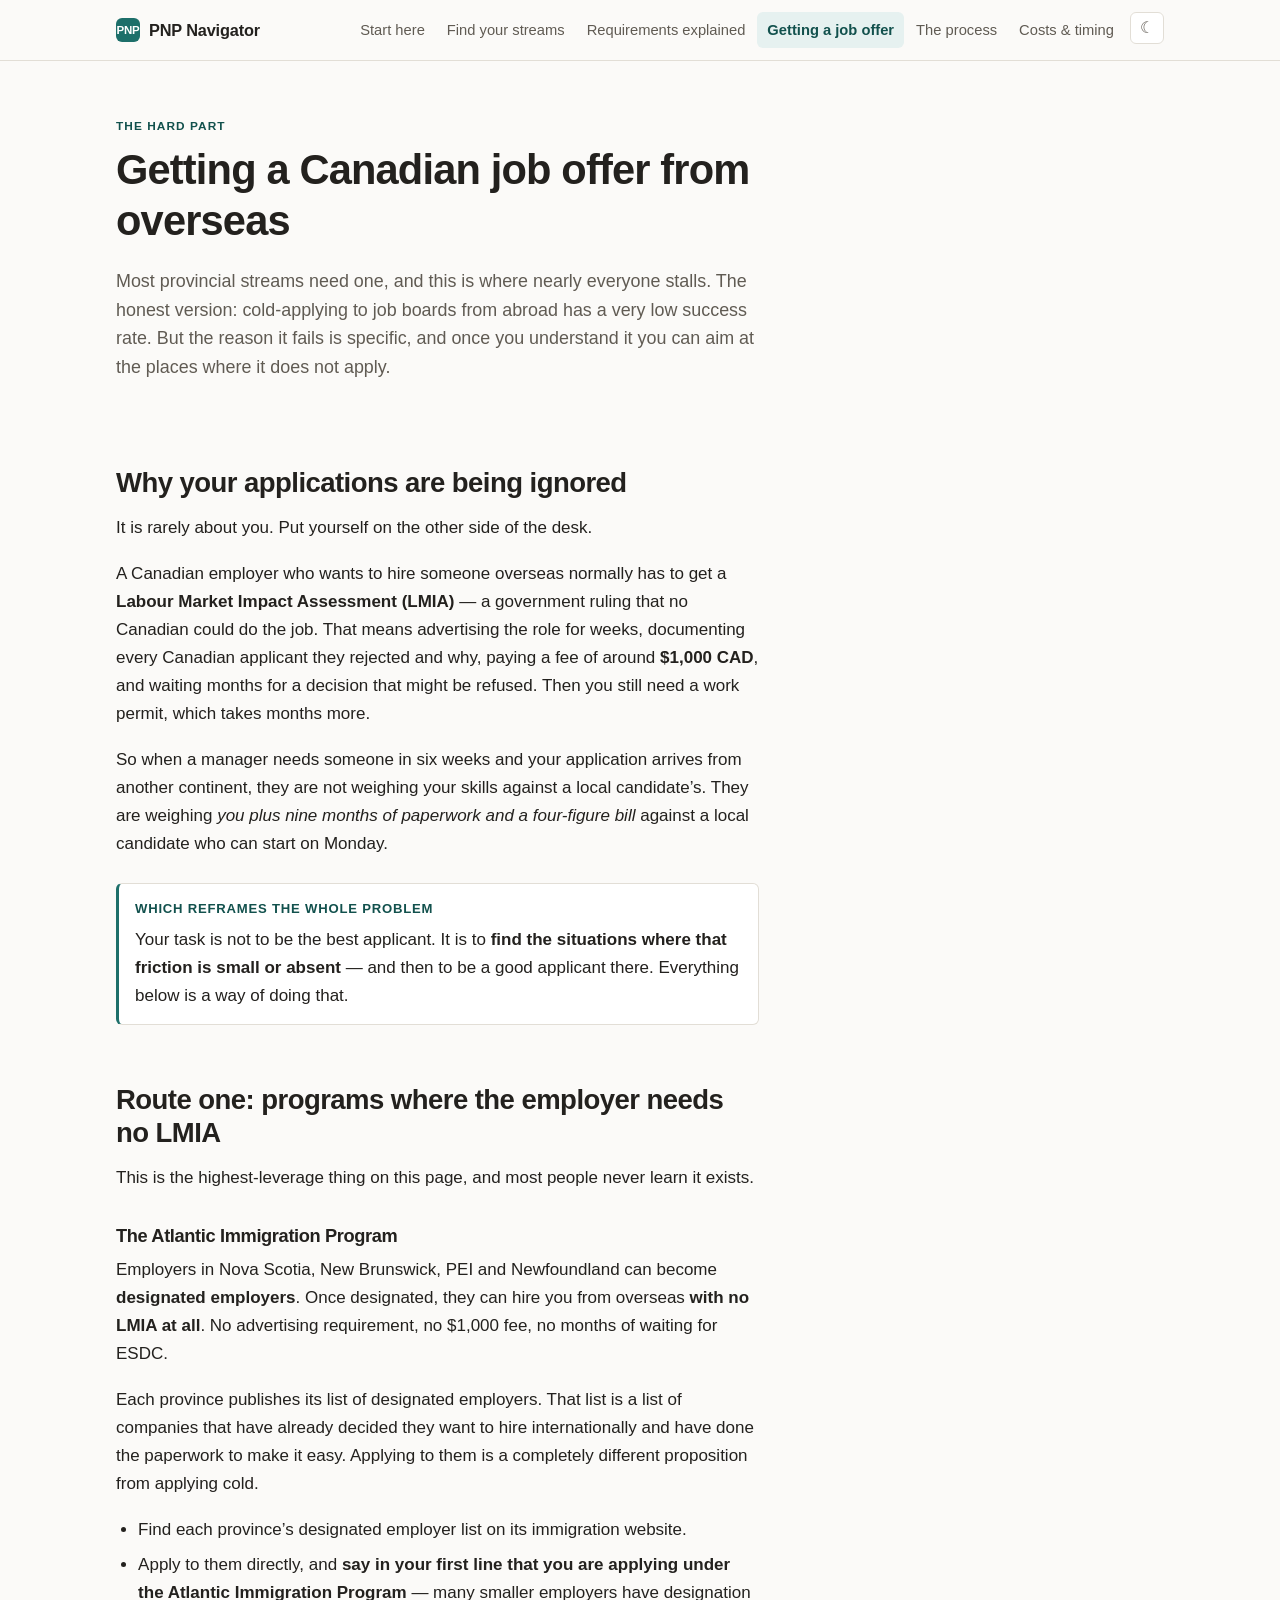
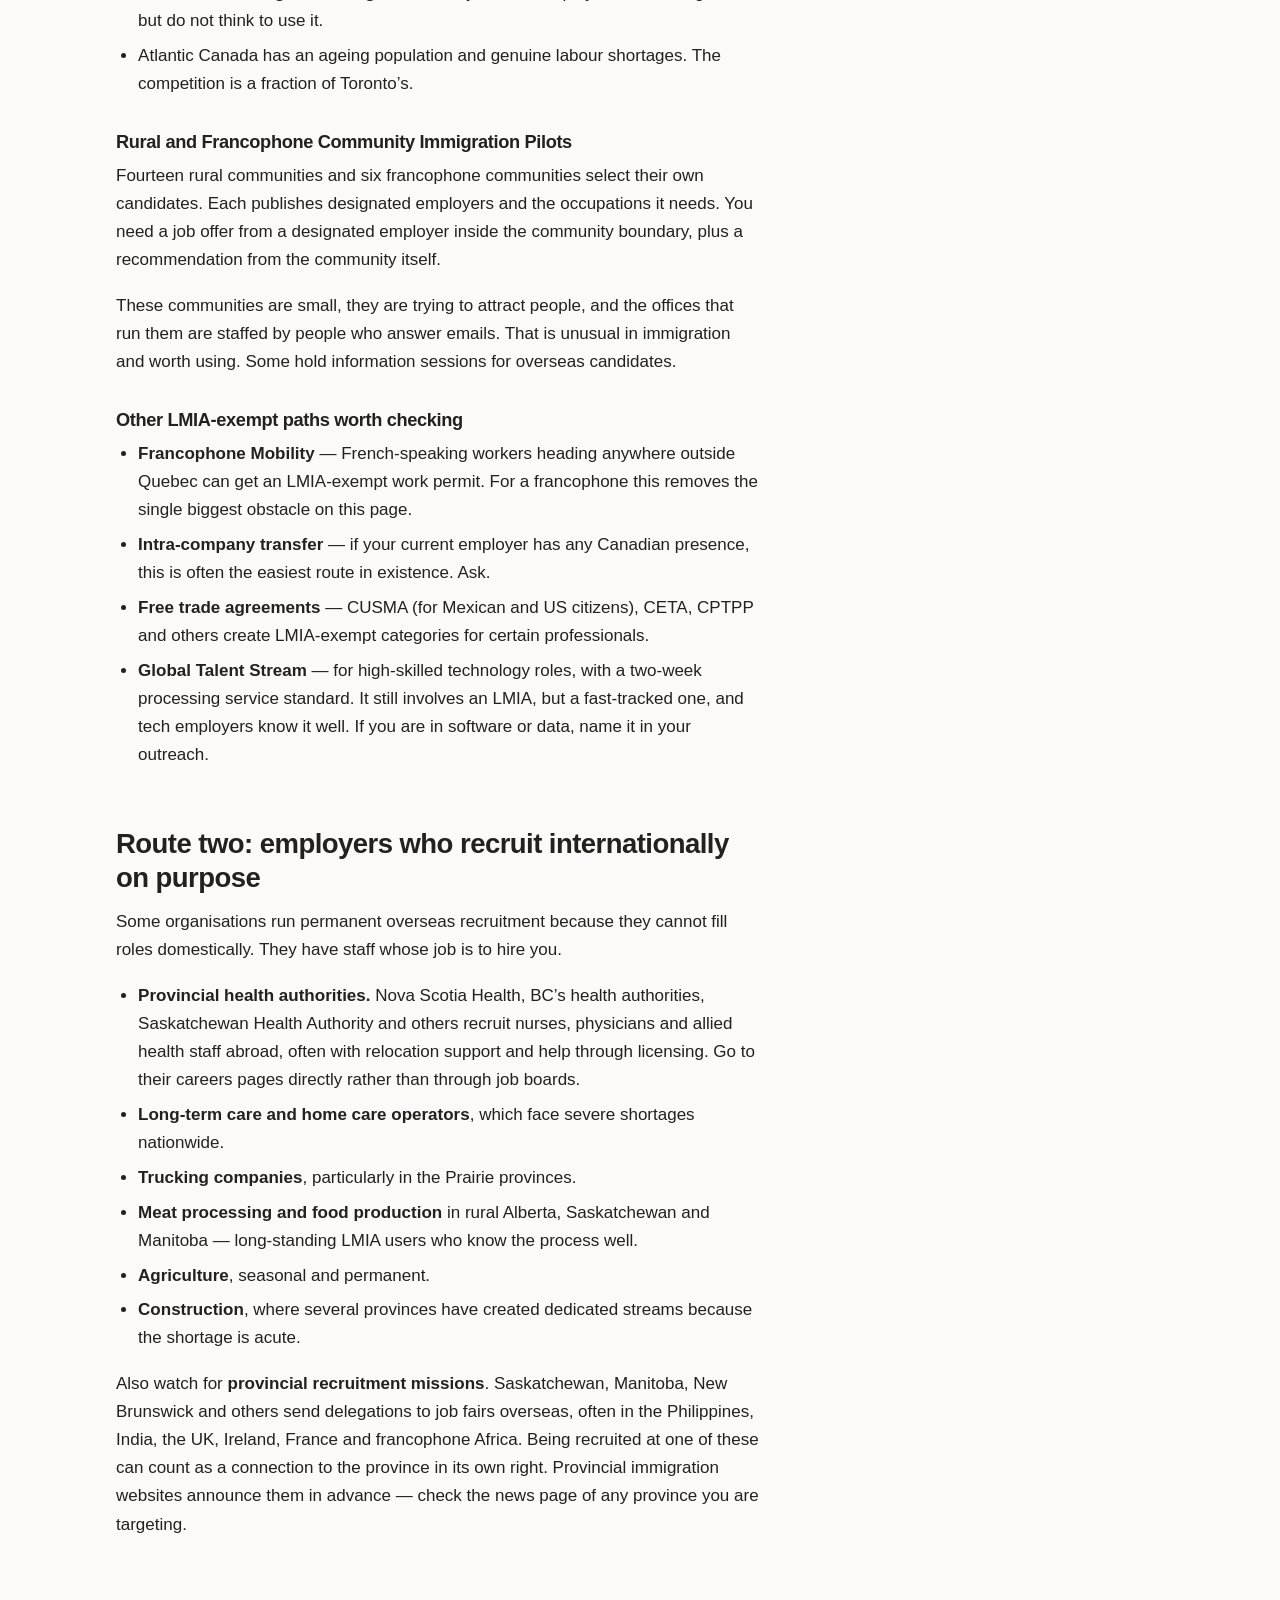
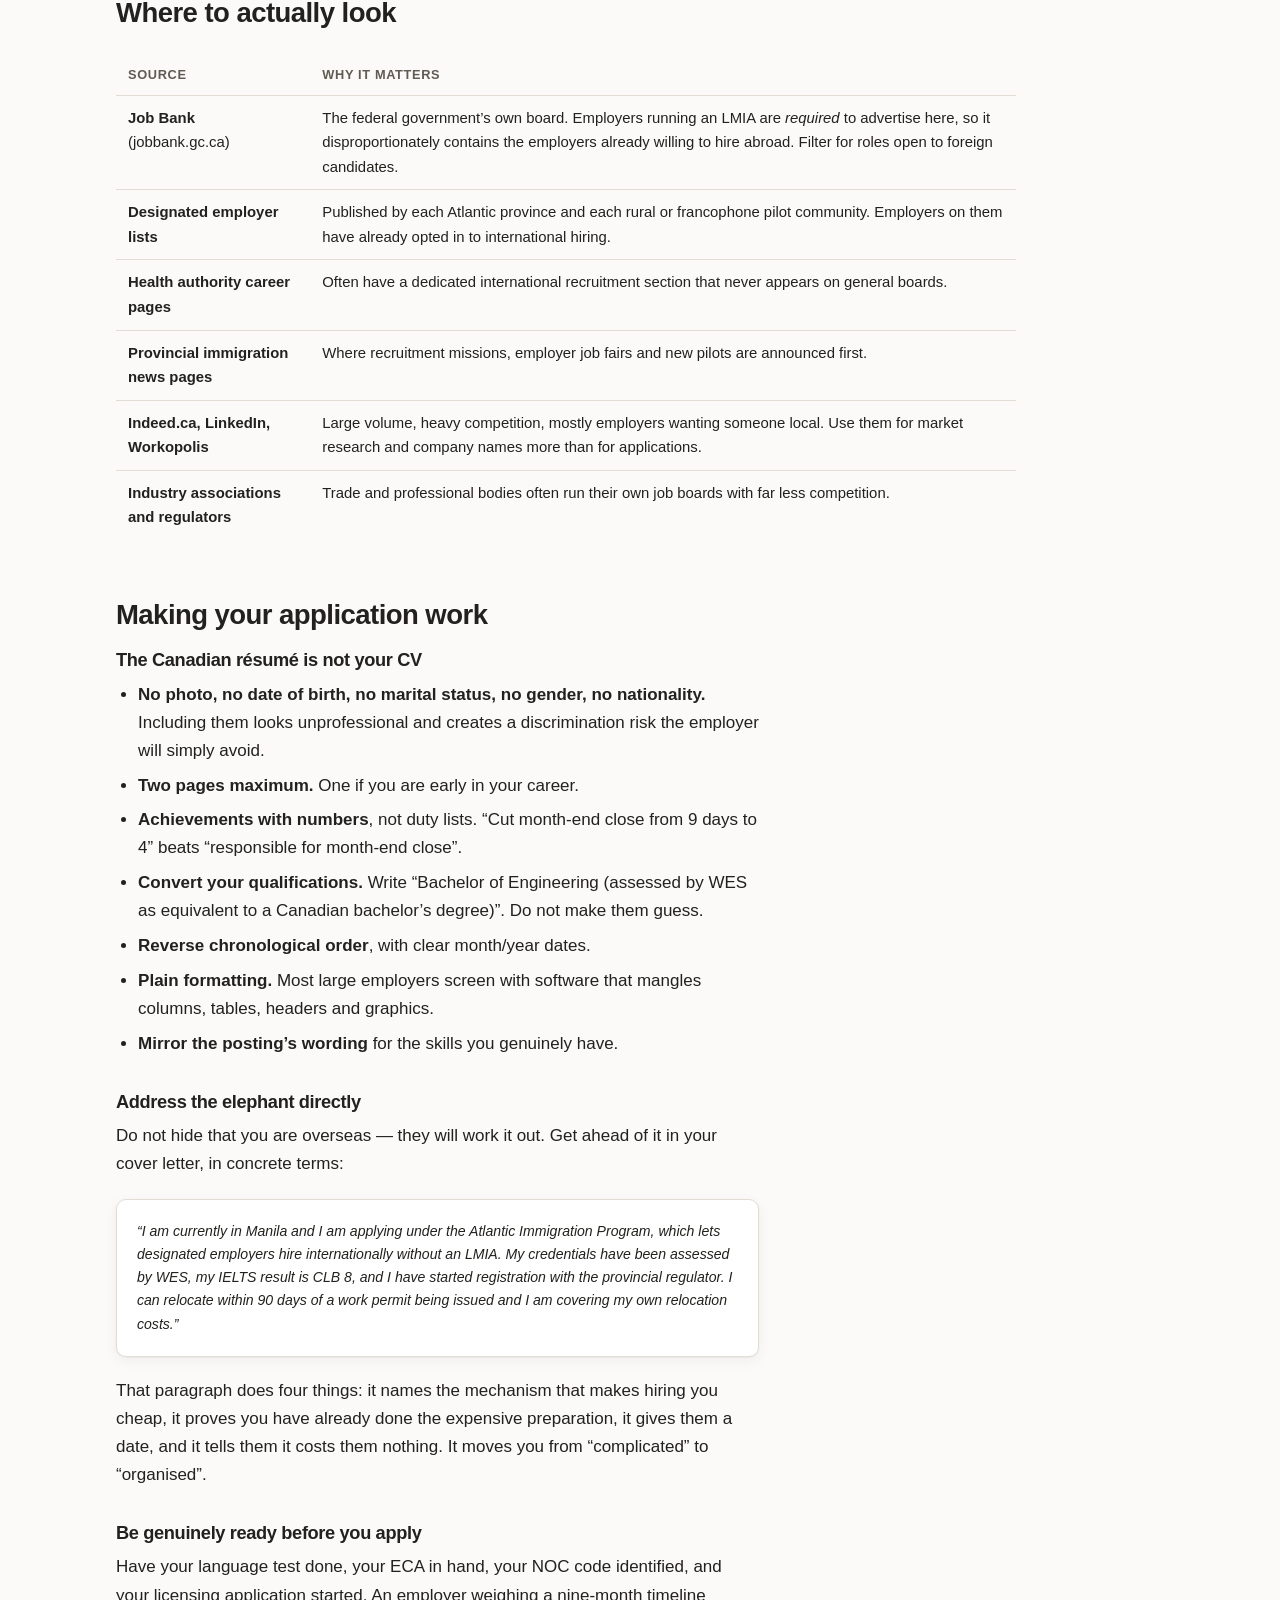
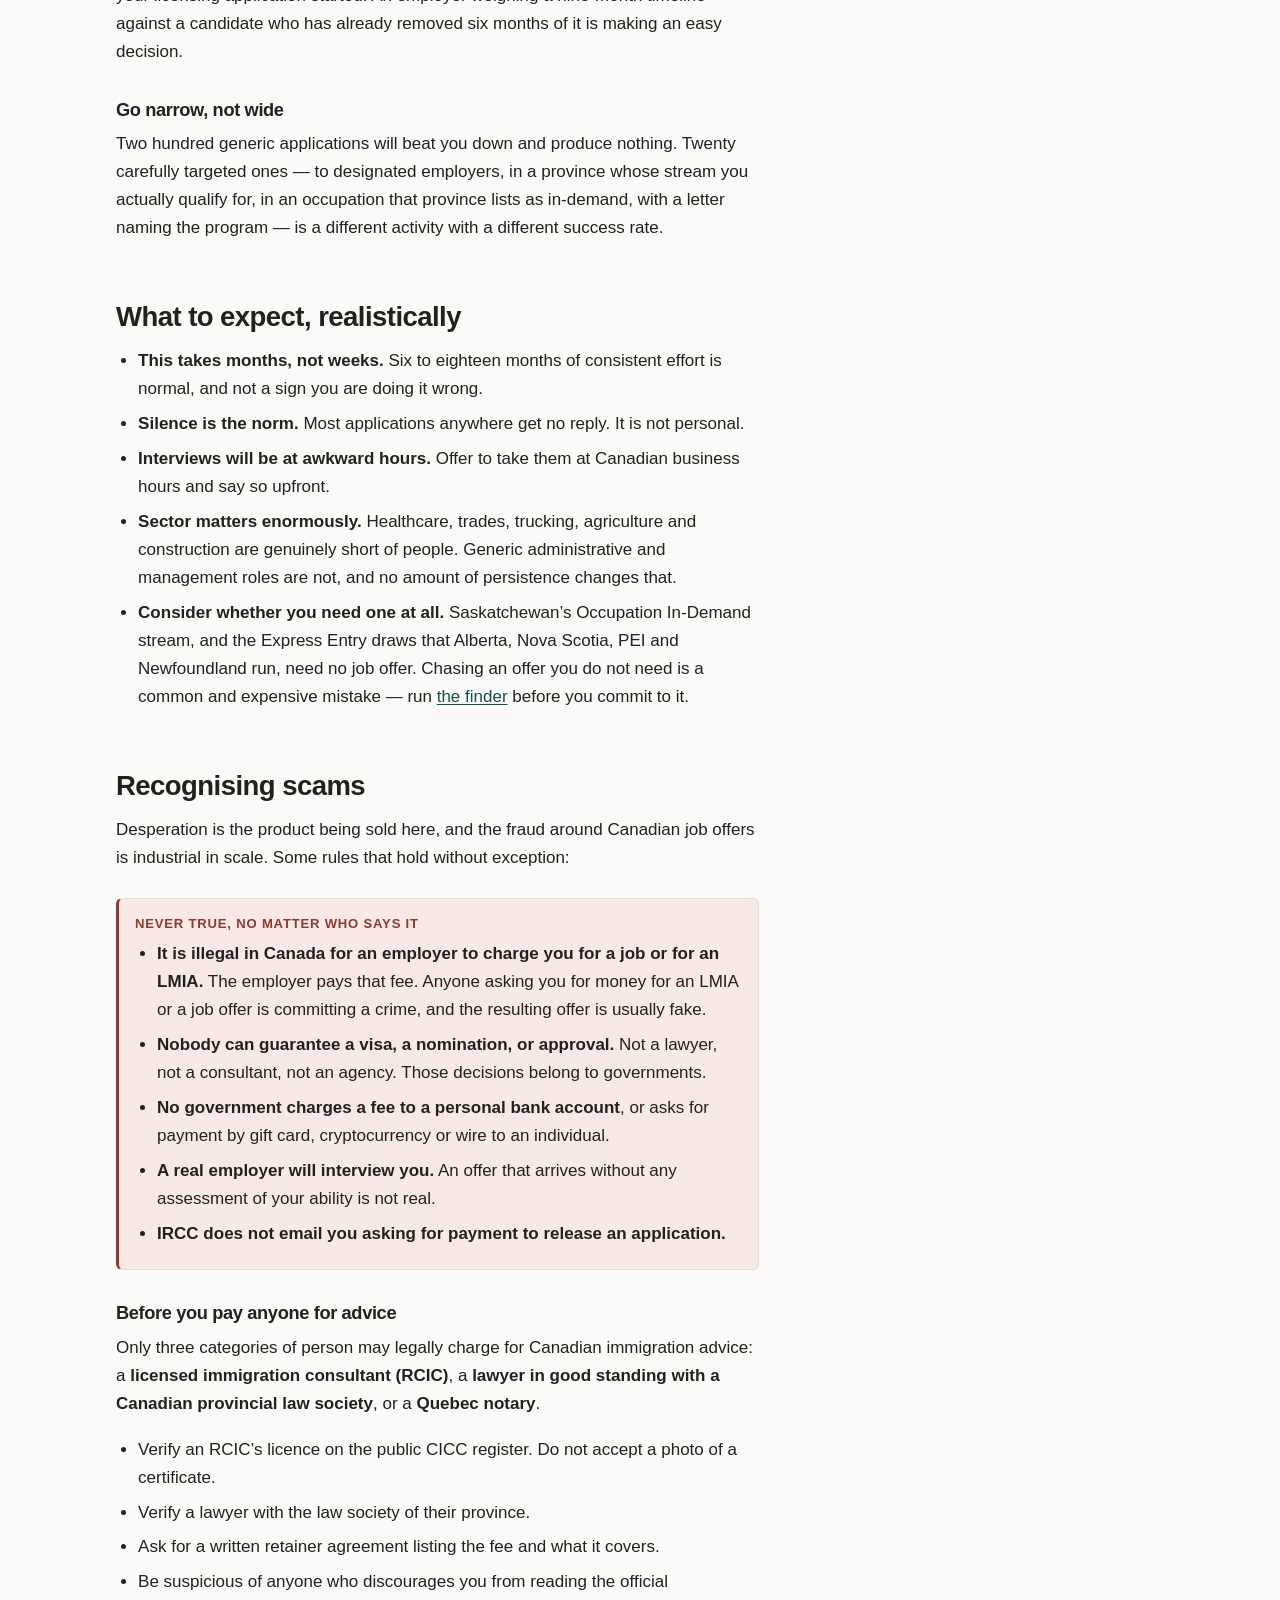
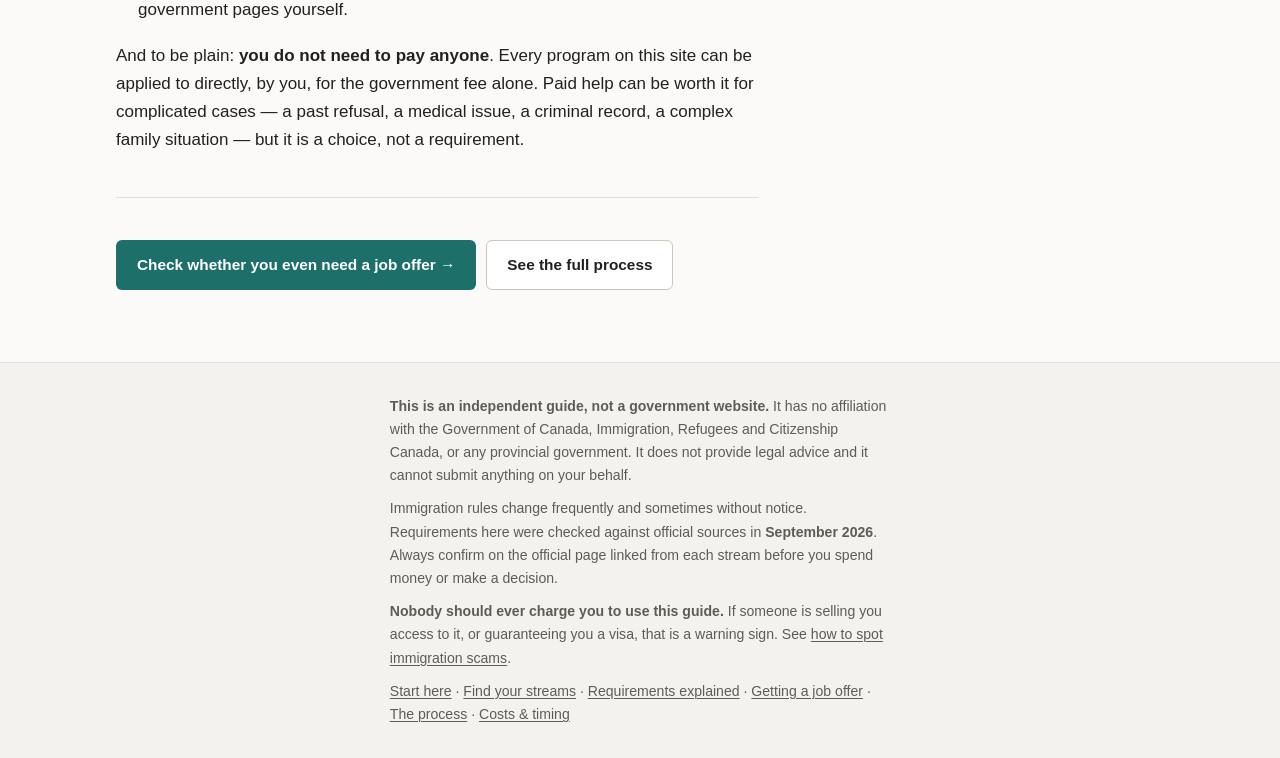
<file: job-offer.html>
<!DOCTYPE html>
<html lang="en">
<head>
<meta charset="utf-8">
<meta name="viewport" content="width=device-width, initial-scale=1">
<title>Getting a Canadian job offer from overseas — PNP Navigator</title>
<meta name="description" content="Why overseas applications get ignored, which programs let employers hire you without an LMIA, where to look, and how to spot immigration scams.">
<meta name="color-scheme" content="light dark">
<meta property="og:title" content="Getting a Canadian job offer from overseas — PNP Navigator">
<meta property="og:description" content="Why overseas applications get ignored, which programs let employers hire you without an LMIA, where to look, and how to spot immigration scams.">
<meta property="og:type" content="website">
<link rel="stylesheet" href="assets/css/style.css">
<link rel="icon" href="data:image/svg+xml,<svg xmlns='http://www.w3.org/2000/svg' viewBox='0 0 100 100'><rect width='100' height='100' rx='22' fill='%231d6f6a'/><path d='M50 22 L66 46 H58 L70 66 H54 V78 H46 V66 H30 L42 46 H34 Z' fill='white'/></svg>">
</head>
<body>
<a class="skip" href="#main">Skip to content</a>

<header class="site-header">
  <div class="wrap header-inner">
    <a class="brand" href="index.html"><span class="mark">PNP</span> PNP Navigator</a>
    <nav class="site-nav" aria-label="Main">
      <a href="index.html">Start here</a>
      <a href="finder.html">Find your streams</a>
      <a href="requirements.html">Requirements explained</a>
      <a href="job-offer.html">Getting a job offer</a>
      <a href="process.html">The process</a>
      <a href="costs.html">Costs &amp; timing</a>
      <button type="button" id="themeToggle" class="btn ghost" aria-label="Switch theme" style="font-size:1rem;line-height:1">&#9790;</button>
    </nav>
  </div>
</header>

<main id="main">
<div class="wrap">
  <div class="page-head prose">
    <p class="eyebrow">The hard part</p>
    <h1>Getting a Canadian job offer from overseas</h1>
    <p class="lede">Most provincial streams need one, and this is where nearly everyone stalls. The honest version: cold-applying to job boards from abroad has a very low success rate. But the reason it fails is specific, and once you understand it you can aim at the places where it does not apply.</p>
  </div>

  <section class="prose">
    <h2>Why your applications are being ignored</h2>
    <p>It is rarely about you. Put yourself on the other side of the desk.</p>
    <p>A Canadian employer who wants to hire someone overseas normally has to get a <strong>Labour Market Impact Assessment (LMIA)</strong> &mdash; a government ruling that no Canadian could do the job. That means advertising the role for weeks, documenting every Canadian applicant they rejected and why, paying a fee of around <strong>$1,000 CAD</strong>, and waiting months for a decision that might be refused. Then you still need a work permit, which takes months more.</p>
    <p>So when a manager needs someone in six weeks and your application arrives from another continent, they are not weighing your skills against a local candidate&rsquo;s. They are weighing <em>you plus nine months of paperwork and a four-figure bill</em> against a local candidate who can start on Monday.</p>
    <div class="note">
      <div class="note-title">Which reframes the whole problem</div>
      <p class="mb-0">Your task is not to be the best applicant. It is to <strong>find the situations where that friction is small or absent</strong> &mdash; and then to be a good applicant there. Everything below is a way of doing that.</p>
    </div>
  </section>

  <section class="prose" id="designated">
    <h2>Route one: programs where the employer needs no LMIA</h2>
    <p>This is the highest-leverage thing on this page, and most people never learn it exists.</p>

    <h3>The Atlantic Immigration Program</h3>
    <p>Employers in Nova Scotia, New Brunswick, PEI and Newfoundland can become <strong>designated employers</strong>. Once designated, they can hire you from overseas <strong>with no LMIA at all</strong>. No advertising requirement, no $1,000 fee, no months of waiting for ESDC.</p>
    <p>Each province publishes its list of designated employers. That list is a list of companies that have already decided they want to hire internationally and have done the paperwork to make it easy. Applying to them is a completely different proposition from applying cold.</p>
    <ul>
      <li>Find each province&rsquo;s designated employer list on its immigration website.</li>
      <li>Apply to them directly, and <strong>say in your first line that you are applying under the Atlantic Immigration Program</strong> &mdash; many smaller employers have designation but do not think to use it.</li>
      <li>Atlantic Canada has an ageing population and genuine labour shortages. The competition is a fraction of Toronto&rsquo;s.</li>
    </ul>

    <h3 id="rural">Rural and Francophone Community Immigration Pilots</h3>
    <p>Fourteen rural communities and six francophone communities select their own candidates. Each publishes designated employers and the occupations it needs. You need a job offer from a designated employer inside the community boundary, plus a recommendation from the community itself.</p>
    <p>These communities are small, they are trying to attract people, and the offices that run them are staffed by people who answer emails. That is unusual in immigration and worth using. Some hold information sessions for overseas candidates.</p>

    <h3>Other LMIA-exempt paths worth checking</h3>
    <ul>
      <li><strong>Francophone Mobility</strong> &mdash; French-speaking workers heading anywhere outside Quebec can get an LMIA-exempt work permit. For a francophone this removes the single biggest obstacle on this page.</li>
      <li><strong>Intra-company transfer</strong> &mdash; if your current employer has any Canadian presence, this is often the easiest route in existence. Ask.</li>
      <li><strong>Free trade agreements</strong> &mdash; CUSMA (for Mexican and US citizens), CETA, CPTPP and others create LMIA-exempt categories for certain professionals.</li>
      <li><strong>Global Talent Stream</strong> &mdash; for high-skilled technology roles, with a two-week processing service standard. It still involves an LMIA, but a fast-tracked one, and tech employers know it well. If you are in software or data, name it in your outreach.</li>
    </ul>
  </section>

  <section class="prose">
    <h2>Route two: employers who recruit internationally on purpose</h2>
    <p>Some organisations run permanent overseas recruitment because they cannot fill roles domestically. They have staff whose job is to hire you.</p>
    <ul>
      <li><strong>Provincial health authorities.</strong> Nova Scotia Health, BC&rsquo;s health authorities, Saskatchewan Health Authority and others recruit nurses, physicians and allied health staff abroad, often with relocation support and help through licensing. Go to their careers pages directly rather than through job boards.</li>
      <li><strong>Long-term care and home care operators</strong>, which face severe shortages nationwide.</li>
      <li><strong>Trucking companies</strong>, particularly in the Prairie provinces.</li>
      <li><strong>Meat processing and food production</strong> in rural Alberta, Saskatchewan and Manitoba &mdash; long-standing LMIA users who know the process well.</li>
      <li><strong>Agriculture</strong>, seasonal and permanent.</li>
      <li><strong>Construction</strong>, where several provinces have created dedicated streams because the shortage is acute.</li>
    </ul>
    <p>Also watch for <strong>provincial recruitment missions</strong>. Saskatchewan, Manitoba, New Brunswick and others send delegations to job fairs overseas, often in the Philippines, India, the UK, Ireland, France and francophone Africa. Being recruited at one of these can count as a connection to the province in its own right. Provincial immigration websites announce them in advance &mdash; check the news page of any province you are targeting.</p>
  </section>

  <section class="prose">
    <h2>Where to actually look</h2>
    <div class="table-scroll">
      <table>
        <thead><tr><th>Source</th><th>Why it matters</th></tr></thead>
        <tbody>
          <tr><td><strong>Job Bank</strong> (jobbank.gc.ca)</td><td>The federal government&rsquo;s own board. Employers running an LMIA are <em>required</em> to advertise here, so it disproportionately contains the employers already willing to hire abroad. Filter for roles open to foreign candidates.</td></tr>
          <tr><td><strong>Designated employer lists</strong></td><td>Published by each Atlantic province and each rural or francophone pilot community. Employers on them have already opted in to international hiring.</td></tr>
          <tr><td><strong>Health authority career pages</strong></td><td>Often have a dedicated international recruitment section that never appears on general boards.</td></tr>
          <tr><td><strong>Provincial immigration news pages</strong></td><td>Where recruitment missions, employer job fairs and new pilots are announced first.</td></tr>
          <tr><td><strong>Indeed.ca, LinkedIn, Workopolis</strong></td><td>Large volume, heavy competition, mostly employers wanting someone local. Use them for market research and company names more than for applications.</td></tr>
          <tr><td><strong>Industry associations and regulators</strong></td><td>Trade and professional bodies often run their own job boards with far less competition.</td></tr>
        </tbody>
      </table>
    </div>
  </section>

  <section class="prose">
    <h2>Making your application work</h2>
    <h3>The Canadian r&eacute;sum&eacute; is not your CV</h3>
    <ul>
      <li><strong>No photo, no date of birth, no marital status, no gender, no nationality.</strong> Including them looks unprofessional and creates a discrimination risk the employer will simply avoid.</li>
      <li><strong>Two pages maximum.</strong> One if you are early in your career.</li>
      <li><strong>Achievements with numbers</strong>, not duty lists. &ldquo;Cut month-end close from 9 days to 4&rdquo; beats &ldquo;responsible for month-end close&rdquo;.</li>
      <li><strong>Convert your qualifications.</strong> Write &ldquo;Bachelor of Engineering (assessed by WES as equivalent to a Canadian bachelor&rsquo;s degree)&rdquo;. Do not make them guess.</li>
      <li><strong>Reverse chronological order</strong>, with clear month/year dates.</li>
      <li><strong>Plain formatting.</strong> Most large employers screen with software that mangles columns, tables, headers and graphics.</li>
      <li><strong>Mirror the posting&rsquo;s wording</strong> for the skills you genuinely have.</li>
    </ul>

    <h3>Address the elephant directly</h3>
    <p>Do not hide that you are overseas &mdash; they will work it out. Get ahead of it in your cover letter, in concrete terms:</p>
    <div class="card" style="margin:1.2em 0">
      <p class="small mb-0"><em>&ldquo;I am currently in Manila and I am applying under the Atlantic Immigration Program, which lets designated employers hire internationally without an LMIA. My credentials have been assessed by WES, my IELTS result is CLB 8, and I have started registration with the provincial regulator. I can relocate within 90 days of a work permit being issued and I am covering my own relocation costs.&rdquo;</em></p>
    </div>
    <p>That paragraph does four things: it names the mechanism that makes hiring you cheap, it proves you have already done the expensive preparation, it gives them a date, and it tells them it costs them nothing. It moves you from &ldquo;complicated&rdquo; to &ldquo;organised&rdquo;.</p>

    <h3>Be genuinely ready before you apply</h3>
    <p>Have your language test done, your ECA in hand, your NOC code identified, and your licensing application started. An employer weighing a nine-month timeline against a candidate who has already removed six months of it is making an easy decision.</p>

    <h3>Go narrow, not wide</h3>
    <p>Two hundred generic applications will beat you down and produce nothing. Twenty carefully targeted ones &mdash; to designated employers, in a province whose stream you actually qualify for, in an occupation that province lists as in-demand, with a letter naming the program &mdash; is a different activity with a different success rate.</p>
  </section>

  <section class="prose">
    <h2>What to expect, realistically</h2>
    <ul>
      <li><strong>This takes months, not weeks.</strong> Six to eighteen months of consistent effort is normal, and not a sign you are doing it wrong.</li>
      <li><strong>Silence is the norm.</strong> Most applications anywhere get no reply. It is not personal.</li>
      <li><strong>Interviews will be at awkward hours.</strong> Offer to take them at Canadian business hours and say so upfront.</li>
      <li><strong>Sector matters enormously.</strong> Healthcare, trades, trucking, agriculture and construction are genuinely short of people. Generic administrative and management roles are not, and no amount of persistence changes that.</li>
      <li><strong>Consider whether you need one at all.</strong> Saskatchewan&rsquo;s Occupation In-Demand stream, and the Express Entry draws that Alberta, Nova Scotia, PEI and Newfoundland run, need no job offer. Chasing an offer you do not need is a common and expensive mistake &mdash; run <a href="finder.html">the finder</a> before you commit to it.</li>
    </ul>
  </section>

  <section class="prose" id="scams">
    <h2>Recognising scams</h2>
    <p>Desperation is the product being sold here, and the fraud around Canadian job offers is industrial in scale. Some rules that hold without exception:</p>
    <div class="note danger">
      <div class="note-title">Never true, no matter who says it</div>
      <ul class="mb-0">
        <li><strong>It is illegal in Canada for an employer to charge you for a job or for an LMIA.</strong> The employer pays that fee. Anyone asking you for money for an LMIA or a job offer is committing a crime, and the resulting offer is usually fake.</li>
        <li><strong>Nobody can guarantee a visa, a nomination, or approval.</strong> Not a lawyer, not a consultant, not an agency. Those decisions belong to governments.</li>
        <li><strong>No government charges a fee to a personal bank account</strong>, or asks for payment by gift card, cryptocurrency or wire to an individual.</li>
        <li><strong>A real employer will interview you.</strong> An offer that arrives without any assessment of your ability is not real.</li>
        <li><strong>IRCC does not email you asking for payment to release an application.</strong></li>
      </ul>
    </div>
    <h3>Before you pay anyone for advice</h3>
    <p>Only three categories of person may legally charge for Canadian immigration advice: a <strong>licensed immigration consultant (RCIC)</strong>, a <strong>lawyer in good standing with a Canadian provincial law society</strong>, or a <strong>Quebec notary</strong>.</p>
    <ul>
      <li>Verify an RCIC&rsquo;s licence on the public CICC register. Do not accept a photo of a certificate.</li>
      <li>Verify a lawyer with the law society of their province.</li>
      <li>Ask for a written retainer agreement listing the fee and what it covers.</li>
      <li>Be suspicious of anyone who discourages you from reading the official government pages yourself.</li>
    </ul>
    <p>And to be plain: <strong>you do not need to pay anyone</strong>. Every program on this site can be applied to directly, by you, for the government fee alone. Paid help can be worth it for complicated cases &mdash; a past refusal, a medical issue, a criminal record, a complex family situation &mdash; but it is a choice, not a requirement.</p>
  </section>

  <div class="prose">
    <hr>
    <div class="btn-row">
      <a class="btn" href="finder.html">Check whether you even need a job offer &rarr;</a>
      <a class="btn secondary" href="process.html">See the full process</a>
    </div>
  </div>
</div>
</main>

<footer class="site-footer">
  <div class="wrap prose">
    <p><strong>This is an independent guide, not a government website.</strong> It has no affiliation with the Government of Canada, Immigration, Refugees and Citizenship Canada, or any provincial government. It does not provide legal advice and it cannot submit anything on your behalf.</p>
    <p>Immigration rules change frequently and sometimes without notice. Requirements here were checked against official sources in <strong>September 2026</strong>. Always confirm on the official page linked from each stream before you spend money or make a decision.</p>
    <p><strong>Nobody should ever charge you to use this guide.</strong> If someone is selling you access to it, or guaranteeing you a visa, that is a warning sign. See <a href="job-offer.html#scams">how to spot immigration scams</a>.</p>
    <p class="small" style="margin-bottom:0"><a href="index.html">Start here</a> &middot; <a href="finder.html">Find your streams</a> &middot; <a href="requirements.html">Requirements explained</a> &middot; <a href="job-offer.html">Getting a job offer</a> &middot; <a href="process.html">The process</a> &middot; <a href="costs.html">Costs &amp; timing</a></p>
  </div>
</footer>


<script src="assets/js/site.js"></script>
</body>
</html>
</file>
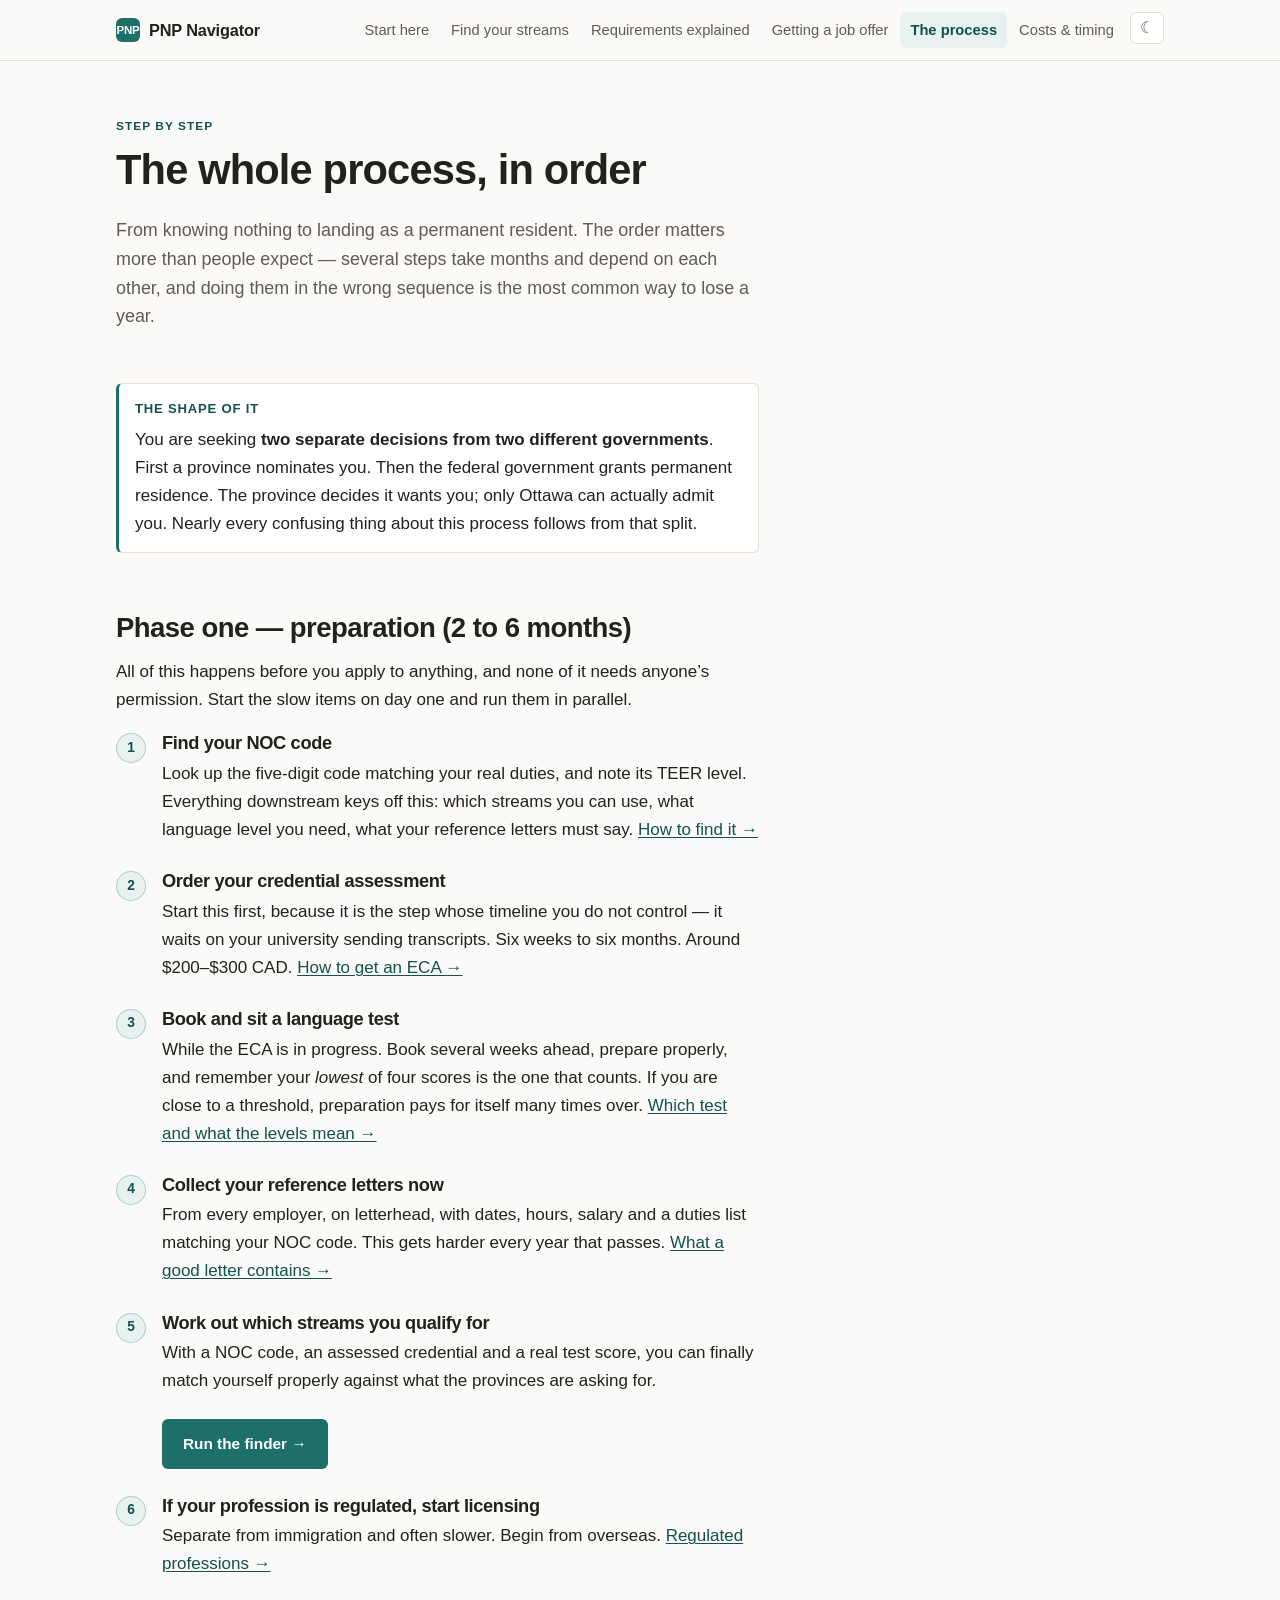
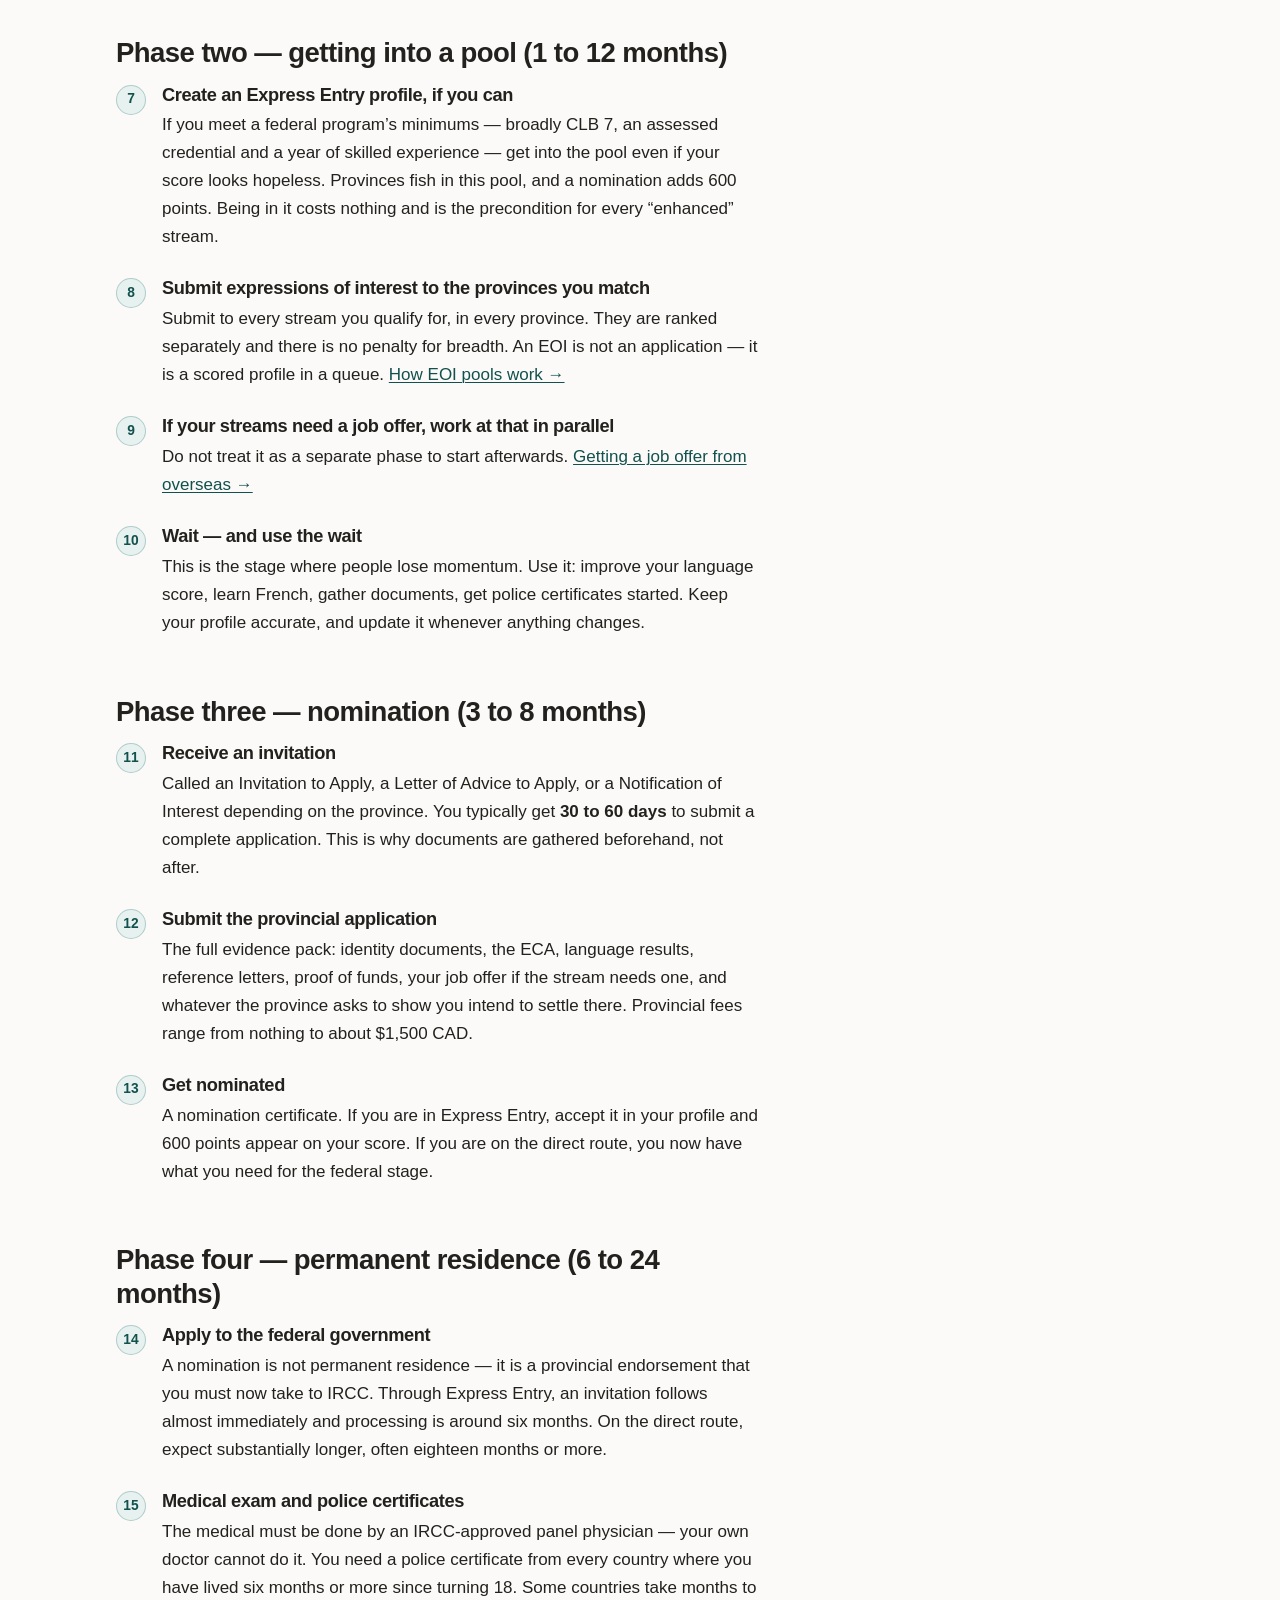
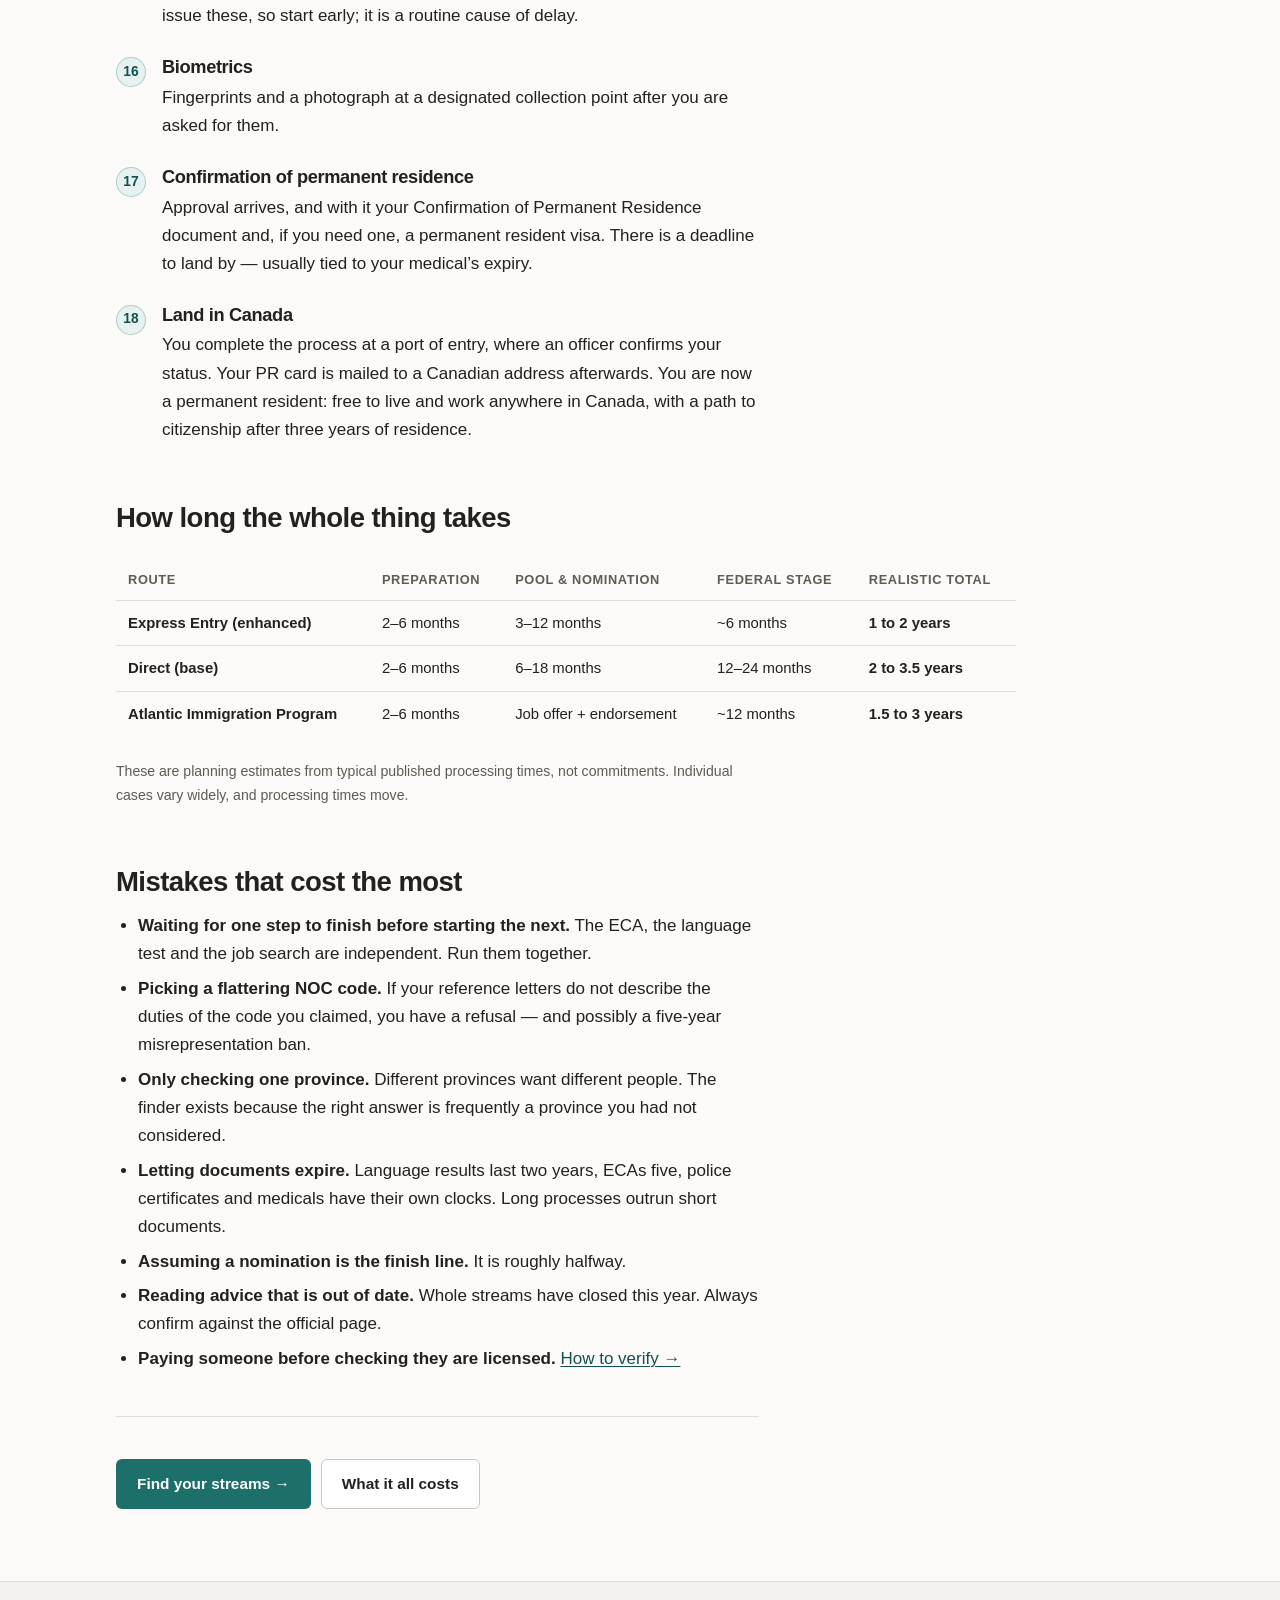
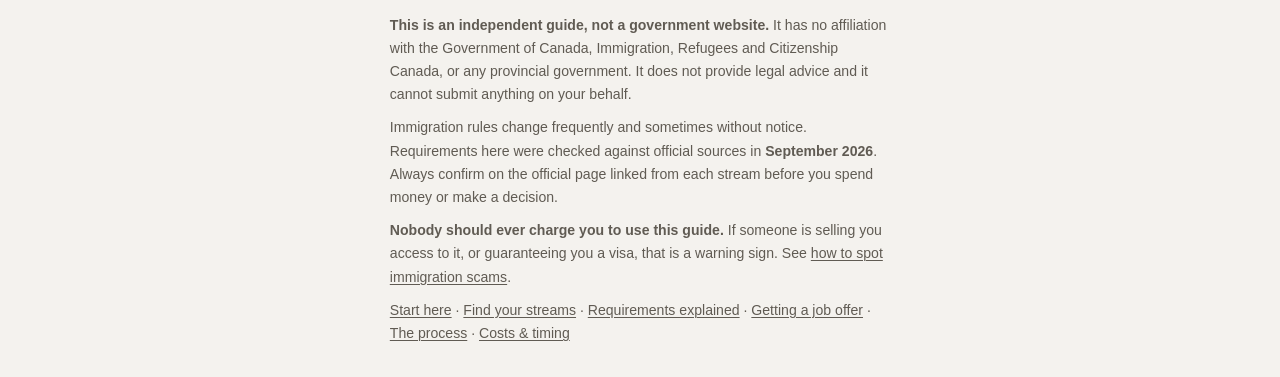
<file: process.html>
<!DOCTYPE html>
<html lang="en">
<head>
<meta charset="utf-8">
<meta name="viewport" content="width=device-width, initial-scale=1">
<title>The process, step by step — PNP Navigator</title>
<meta name="description" content="The full sequence from preparation to landing as a permanent resident, in the order that avoids losing months.">
<meta name="color-scheme" content="light dark">
<meta property="og:title" content="The process, step by step — PNP Navigator">
<meta property="og:description" content="The full sequence from preparation to landing as a permanent resident, in the order that avoids losing months.">
<meta property="og:type" content="website">
<link rel="stylesheet" href="assets/css/style.css">
<link rel="icon" href="data:image/svg+xml,<svg xmlns='http://www.w3.org/2000/svg' viewBox='0 0 100 100'><rect width='100' height='100' rx='22' fill='%231d6f6a'/><path d='M50 22 L66 46 H58 L70 66 H54 V78 H46 V66 H30 L42 46 H34 Z' fill='white'/></svg>">
</head>
<body>
<a class="skip" href="#main">Skip to content</a>

<header class="site-header">
  <div class="wrap header-inner">
    <a class="brand" href="index.html"><span class="mark">PNP</span> PNP Navigator</a>
    <nav class="site-nav" aria-label="Main">
      <a href="index.html">Start here</a>
      <a href="finder.html">Find your streams</a>
      <a href="requirements.html">Requirements explained</a>
      <a href="job-offer.html">Getting a job offer</a>
      <a href="process.html">The process</a>
      <a href="costs.html">Costs &amp; timing</a>
      <button type="button" id="themeToggle" class="btn ghost" aria-label="Switch theme" style="font-size:1rem;line-height:1">&#9790;</button>
    </nav>
  </div>
</header>

<main id="main">
<div class="wrap">
  <div class="page-head prose">
    <p class="eyebrow">Step by step</p>
    <h1>The whole process, in order</h1>
    <p class="lede">From knowing nothing to landing as a permanent resident. The order matters more than people expect &mdash; several steps take months and depend on each other, and doing them in the wrong sequence is the most common way to lose a year.</p>
  </div>

  <div class="prose">
    <div class="note">
      <div class="note-title">The shape of it</div>
      <p class="mb-0">You are seeking <strong>two separate decisions from two different governments</strong>. First a province nominates you. Then the federal government grants permanent residence. The province decides it wants you; only Ottawa can actually admit you. Nearly every confusing thing about this process follows from that split.</p>
    </div>
  </div>

  <section class="prose">
    <h2>Phase one &mdash; preparation (2 to 6 months)</h2>
    <p>All of this happens before you apply to anything, and none of it needs anyone&rsquo;s permission. Start the slow items on day one and run them in parallel.</p>
    <ol class="steps">
      <li>
        <h3>Find your NOC code</h3>
        <p>Look up the five-digit code matching your real duties, and note its TEER level. Everything downstream keys off this: which streams you can use, what language level you need, what your reference letters must say. <a href="requirements.html#noc">How to find it &rarr;</a></p>
      </li>
      <li>
        <h3>Order your credential assessment</h3>
        <p>Start this first, because it is the step whose timeline you do not control &mdash; it waits on your university sending transcripts. Six weeks to six months. Around $200&ndash;$300 CAD. <a href="requirements.html#eca">How to get an ECA &rarr;</a></p>
      </li>
      <li>
        <h3>Book and sit a language test</h3>
        <p>While the ECA is in progress. Book several weeks ahead, prepare properly, and remember your <em>lowest</em> of four scores is the one that counts. If you are close to a threshold, preparation pays for itself many times over. <a href="requirements.html#language">Which test and what the levels mean &rarr;</a></p>
      </li>
      <li>
        <h3>Collect your reference letters now</h3>
        <p>From every employer, on letterhead, with dates, hours, salary and a duties list matching your NOC code. This gets harder every year that passes. <a href="requirements.html#experience">What a good letter contains &rarr;</a></p>
      </li>
      <li>
        <h3>Work out which streams you qualify for</h3>
        <p>With a NOC code, an assessed credential and a real test score, you can finally match yourself properly against what the provinces are asking for.</p>
        <p><a class="btn" href="finder.html" style="margin-top:.4em">Run the finder &rarr;</a></p>
      </li>
      <li>
        <h3>If your profession is regulated, start licensing</h3>
        <p>Separate from immigration and often slower. Begin from overseas. <a href="requirements.html#licensing">Regulated professions &rarr;</a></p>
      </li>
    </ol>
  </section>

  <section class="prose">
    <h2>Phase two &mdash; getting into a pool (1 to 12 months)</h2>
    <ol class="steps" start="7" style="counter-reset: step 6">
      <li>
        <h3>Create an Express Entry profile, if you can</h3>
        <p>If you meet a federal program&rsquo;s minimums &mdash; broadly CLB 7, an assessed credential and a year of skilled experience &mdash; get into the pool even if your score looks hopeless. Provinces fish in this pool, and a nomination adds 600 points. Being in it costs nothing and is the precondition for every &ldquo;enhanced&rdquo; stream.</p>
      </li>
      <li>
        <h3>Submit expressions of interest to the provinces you match</h3>
        <p>Submit to every stream you qualify for, in every province. They are ranked separately and there is no penalty for breadth. An EOI is not an application &mdash; it is a scored profile in a queue. <a href="requirements.html#eoi">How EOI pools work &rarr;</a></p>
      </li>
      <li>
        <h3>If your streams need a job offer, work at that in parallel</h3>
        <p>Do not treat it as a separate phase to start afterwards. <a href="job-offer.html">Getting a job offer from overseas &rarr;</a></p>
      </li>
      <li>
        <h3>Wait &mdash; and use the wait</h3>
        <p>This is the stage where people lose momentum. Use it: improve your language score, learn French, gather documents, get police certificates started. Keep your profile accurate, and update it whenever anything changes.</p>
      </li>
    </ol>
  </section>

  <section class="prose">
    <h2>Phase three &mdash; nomination (3 to 8 months)</h2>
    <ol class="steps" start="11" style="counter-reset: step 10">
      <li>
        <h3>Receive an invitation</h3>
        <p>Called an Invitation to Apply, a Letter of Advice to Apply, or a Notification of Interest depending on the province. You typically get <strong>30 to 60 days</strong> to submit a complete application. This is why documents are gathered beforehand, not after.</p>
      </li>
      <li>
        <h3>Submit the provincial application</h3>
        <p>The full evidence pack: identity documents, the ECA, language results, reference letters, proof of funds, your job offer if the stream needs one, and whatever the province asks to show you intend to settle there. Provincial fees range from nothing to about $1,500 CAD.</p>
      </li>
      <li>
        <h3>Get nominated</h3>
        <p>A nomination certificate. If you are in Express Entry, accept it in your profile and 600 points appear on your score. If you are on the direct route, you now have what you need for the federal stage.</p>
      </li>
    </ol>
  </section>

  <section class="prose">
    <h2>Phase four &mdash; permanent residence (6 to 24 months)</h2>
    <ol class="steps" start="14" style="counter-reset: step 13">
      <li>
        <h3>Apply to the federal government</h3>
        <p>A nomination is not permanent residence &mdash; it is a provincial endorsement that you must now take to IRCC. Through Express Entry, an invitation follows almost immediately and processing is around six months. On the direct route, expect substantially longer, often eighteen months or more.</p>
      </li>
      <li>
        <h3>Medical exam and police certificates</h3>
        <p>The medical must be done by an IRCC-approved panel physician &mdash; your own doctor cannot do it. You need a police certificate from every country where you have lived six months or more since turning 18. Some countries take months to issue these, so start early; it is a routine cause of delay.</p>
      </li>
      <li>
        <h3>Biometrics</h3>
        <p>Fingerprints and a photograph at a designated collection point after you are asked for them.</p>
      </li>
      <li>
        <h3>Confirmation of permanent residence</h3>
        <p>Approval arrives, and with it your Confirmation of Permanent Residence document and, if you need one, a permanent resident visa. There is a deadline to land by &mdash; usually tied to your medical&rsquo;s expiry.</p>
      </li>
      <li>
        <h3>Land in Canada</h3>
        <p>You complete the process at a port of entry, where an officer confirms your status. Your PR card is mailed to a Canadian address afterwards. You are now a permanent resident: free to live and work anywhere in Canada, with a path to citizenship after three years of residence.</p>
      </li>
    </ol>
  </section>

  <section class="prose">
    <h2>How long the whole thing takes</h2>
    <div class="table-scroll">
      <table>
        <thead><tr><th>Route</th><th>Preparation</th><th>Pool &amp; nomination</th><th>Federal stage</th><th>Realistic total</th></tr></thead>
        <tbody>
          <tr><td><strong>Express Entry (enhanced)</strong></td><td>2&ndash;6 months</td><td>3&ndash;12 months</td><td>~6 months</td><td class="num"><strong>1 to 2 years</strong></td></tr>
          <tr><td><strong>Direct (base)</strong></td><td>2&ndash;6 months</td><td>6&ndash;18 months</td><td>12&ndash;24 months</td><td class="num"><strong>2 to 3.5 years</strong></td></tr>
          <tr><td><strong>Atlantic Immigration Program</strong></td><td>2&ndash;6 months</td><td>Job offer + endorsement</td><td>~12 months</td><td class="num"><strong>1.5 to 3 years</strong></td></tr>
        </tbody>
      </table>
    </div>
    <p class="small muted">These are planning estimates from typical published processing times, not commitments. Individual cases vary widely, and processing times move.</p>
  </section>

  <section class="prose">
    <h2>Mistakes that cost the most</h2>
    <ul>
      <li><strong>Waiting for one step to finish before starting the next.</strong> The ECA, the language test and the job search are independent. Run them together.</li>
      <li><strong>Picking a flattering NOC code.</strong> If your reference letters do not describe the duties of the code you claimed, you have a refusal &mdash; and possibly a five-year misrepresentation ban.</li>
      <li><strong>Only checking one province.</strong> Different provinces want different people. The finder exists because the right answer is frequently a province you had not considered.</li>
      <li><strong>Letting documents expire.</strong> Language results last two years, ECAs five, police certificates and medicals have their own clocks. Long processes outrun short documents.</li>
      <li><strong>Assuming a nomination is the finish line.</strong> It is roughly halfway.</li>
      <li><strong>Reading advice that is out of date.</strong> Whole streams have closed this year. Always confirm against the official page.</li>
      <li><strong>Paying someone before checking they are licensed.</strong> <a href="job-offer.html#scams">How to verify &rarr;</a></li>
    </ul>
  </section>

  <div class="prose">
    <hr>
    <div class="btn-row">
      <a class="btn" href="finder.html">Find your streams &rarr;</a>
      <a class="btn secondary" href="costs.html">What it all costs</a>
    </div>
  </div>
</div>
</main>

<footer class="site-footer">
  <div class="wrap prose">
    <p><strong>This is an independent guide, not a government website.</strong> It has no affiliation with the Government of Canada, Immigration, Refugees and Citizenship Canada, or any provincial government. It does not provide legal advice and it cannot submit anything on your behalf.</p>
    <p>Immigration rules change frequently and sometimes without notice. Requirements here were checked against official sources in <strong>September 2026</strong>. Always confirm on the official page linked from each stream before you spend money or make a decision.</p>
    <p><strong>Nobody should ever charge you to use this guide.</strong> If someone is selling you access to it, or guaranteeing you a visa, that is a warning sign. See <a href="job-offer.html#scams">how to spot immigration scams</a>.</p>
    <p class="small" style="margin-bottom:0"><a href="index.html">Start here</a> &middot; <a href="finder.html">Find your streams</a> &middot; <a href="requirements.html">Requirements explained</a> &middot; <a href="job-offer.html">Getting a job offer</a> &middot; <a href="process.html">The process</a> &middot; <a href="costs.html">Costs &amp; timing</a></p>
  </div>
</footer>


<script src="assets/js/site.js"></script>
</body>
</html>
</file>
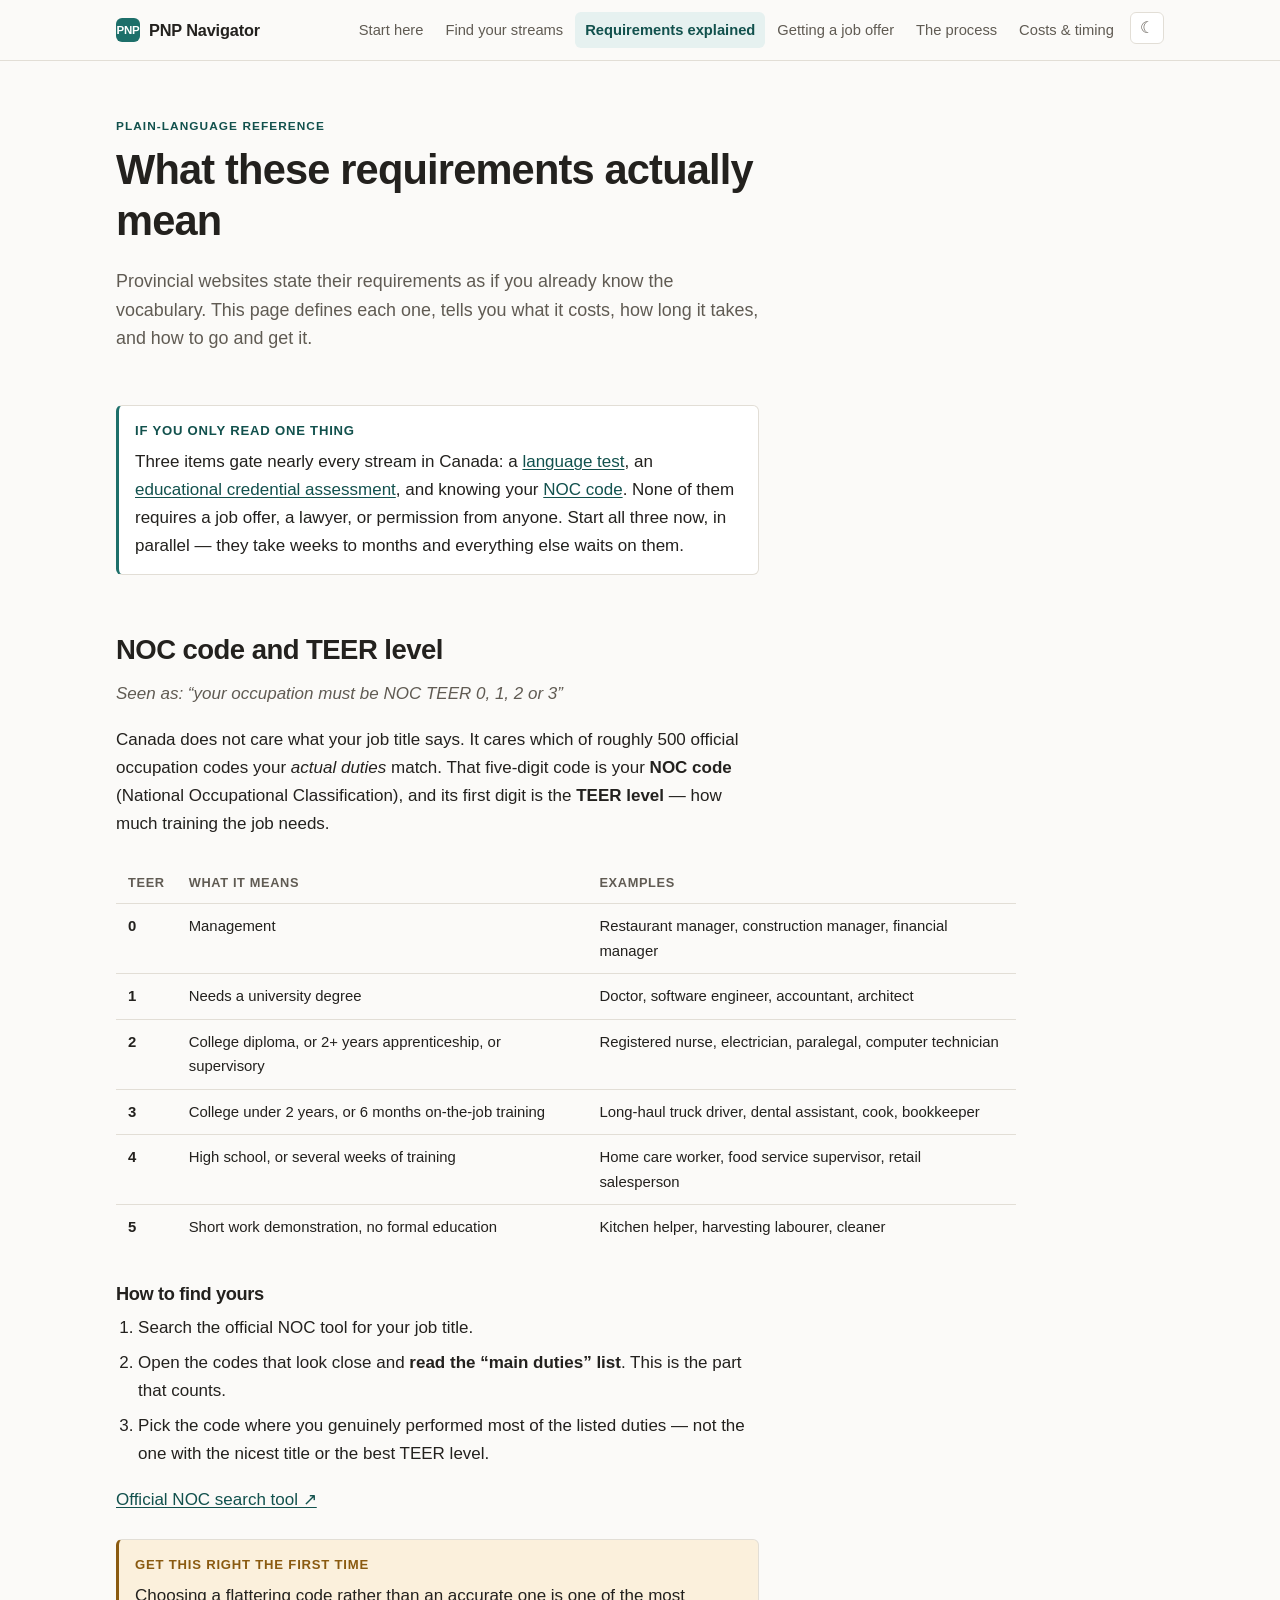
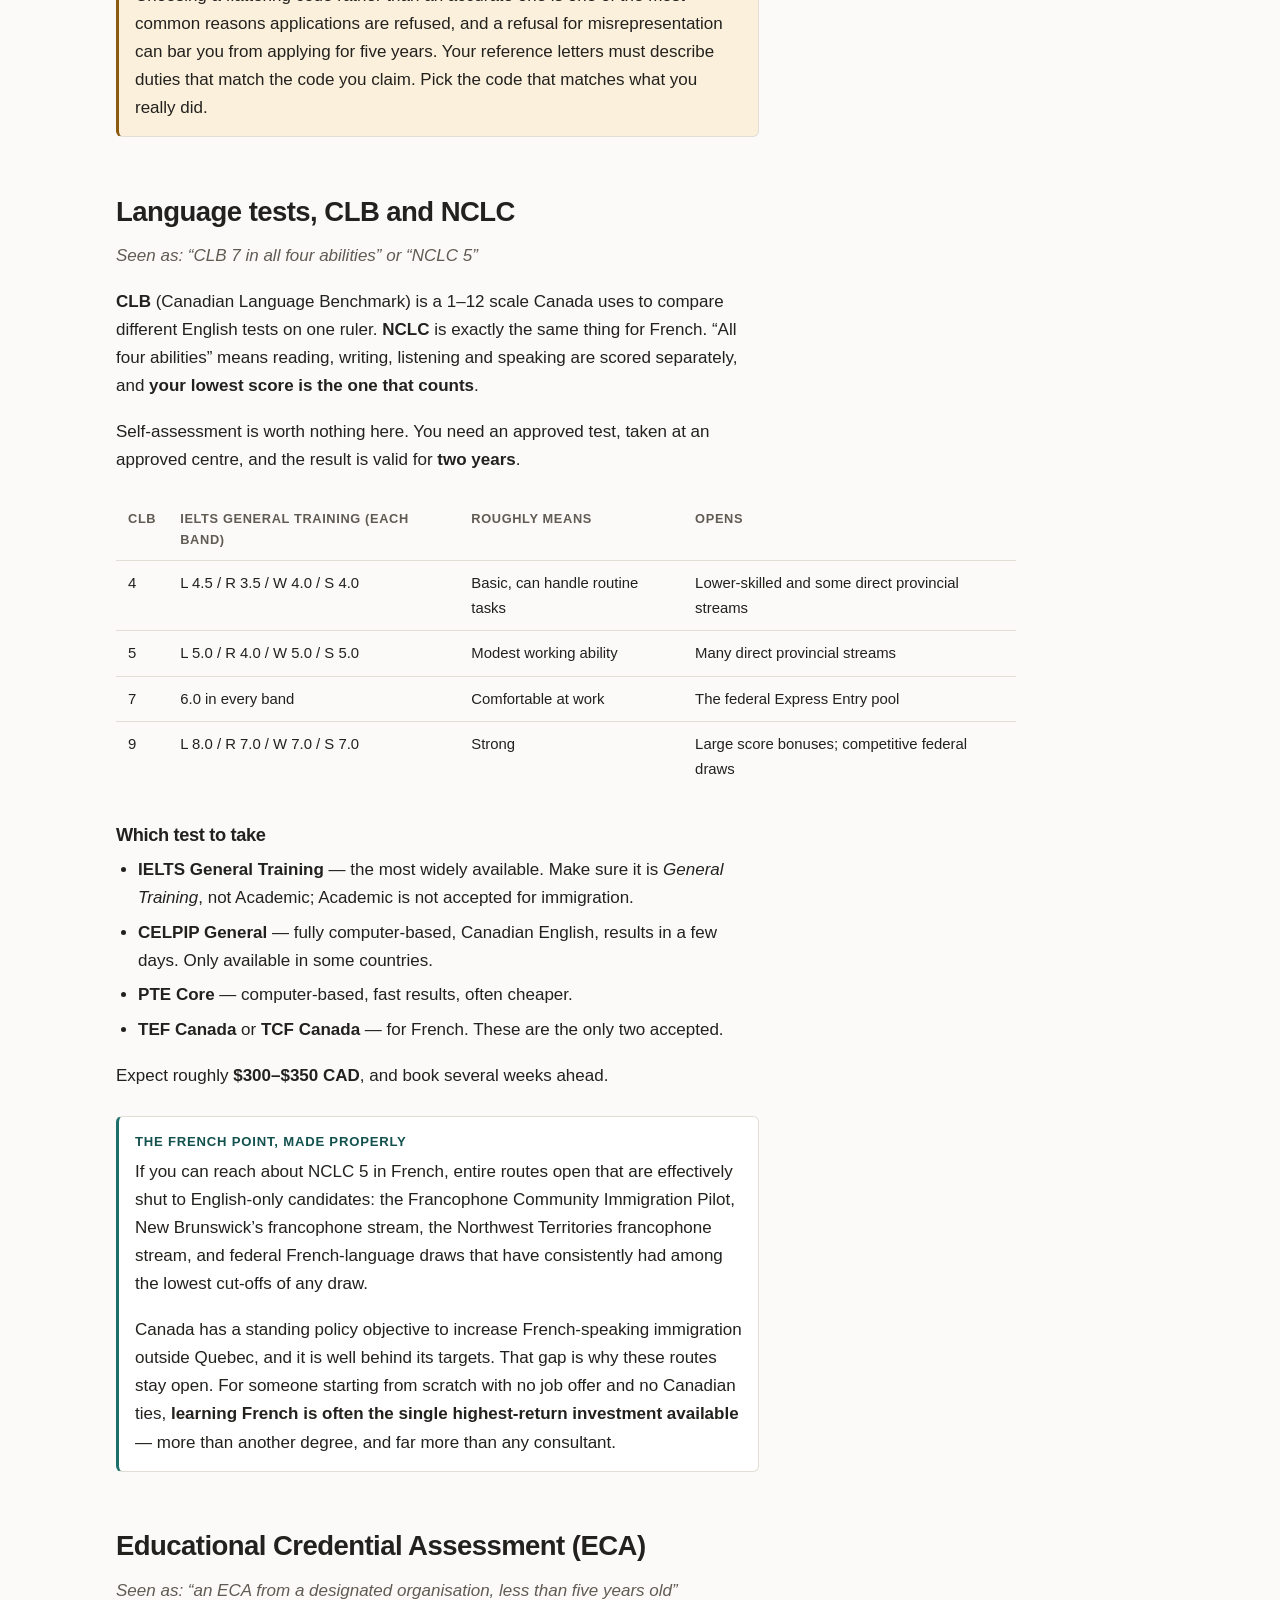
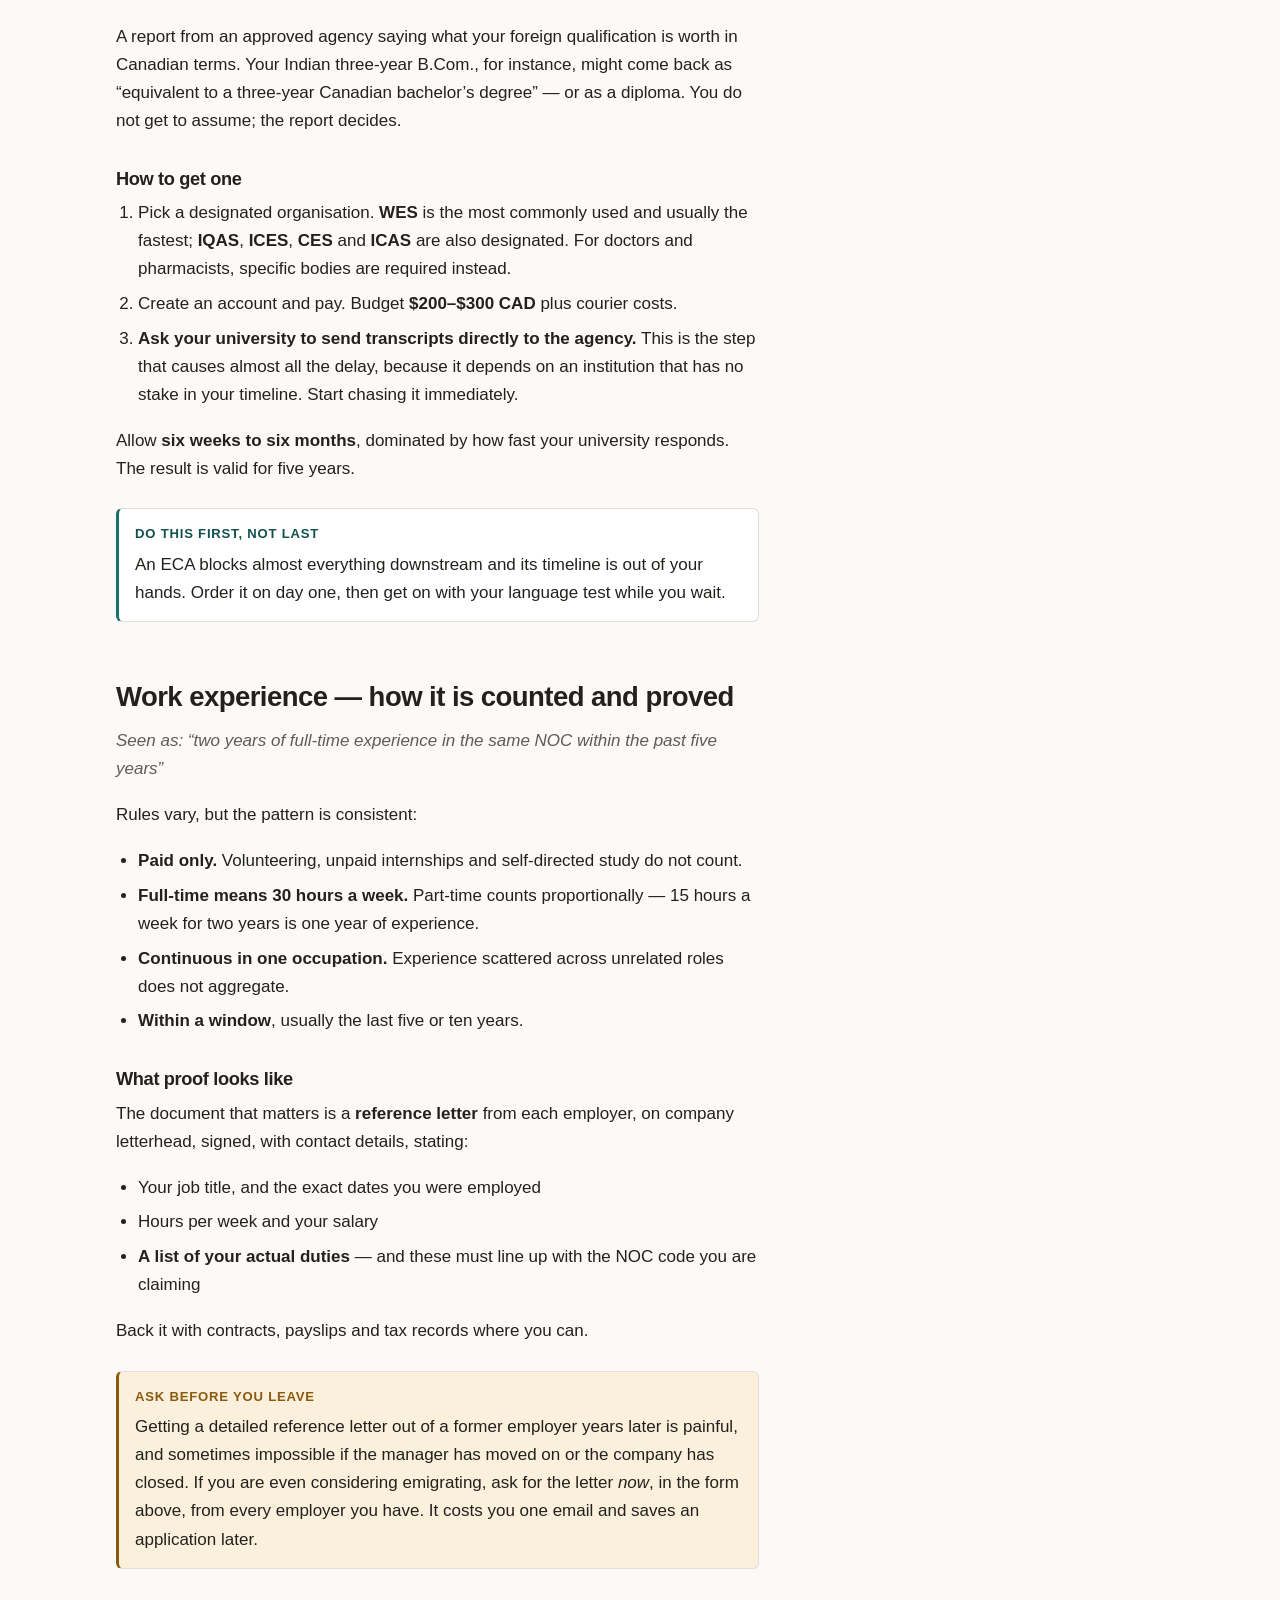
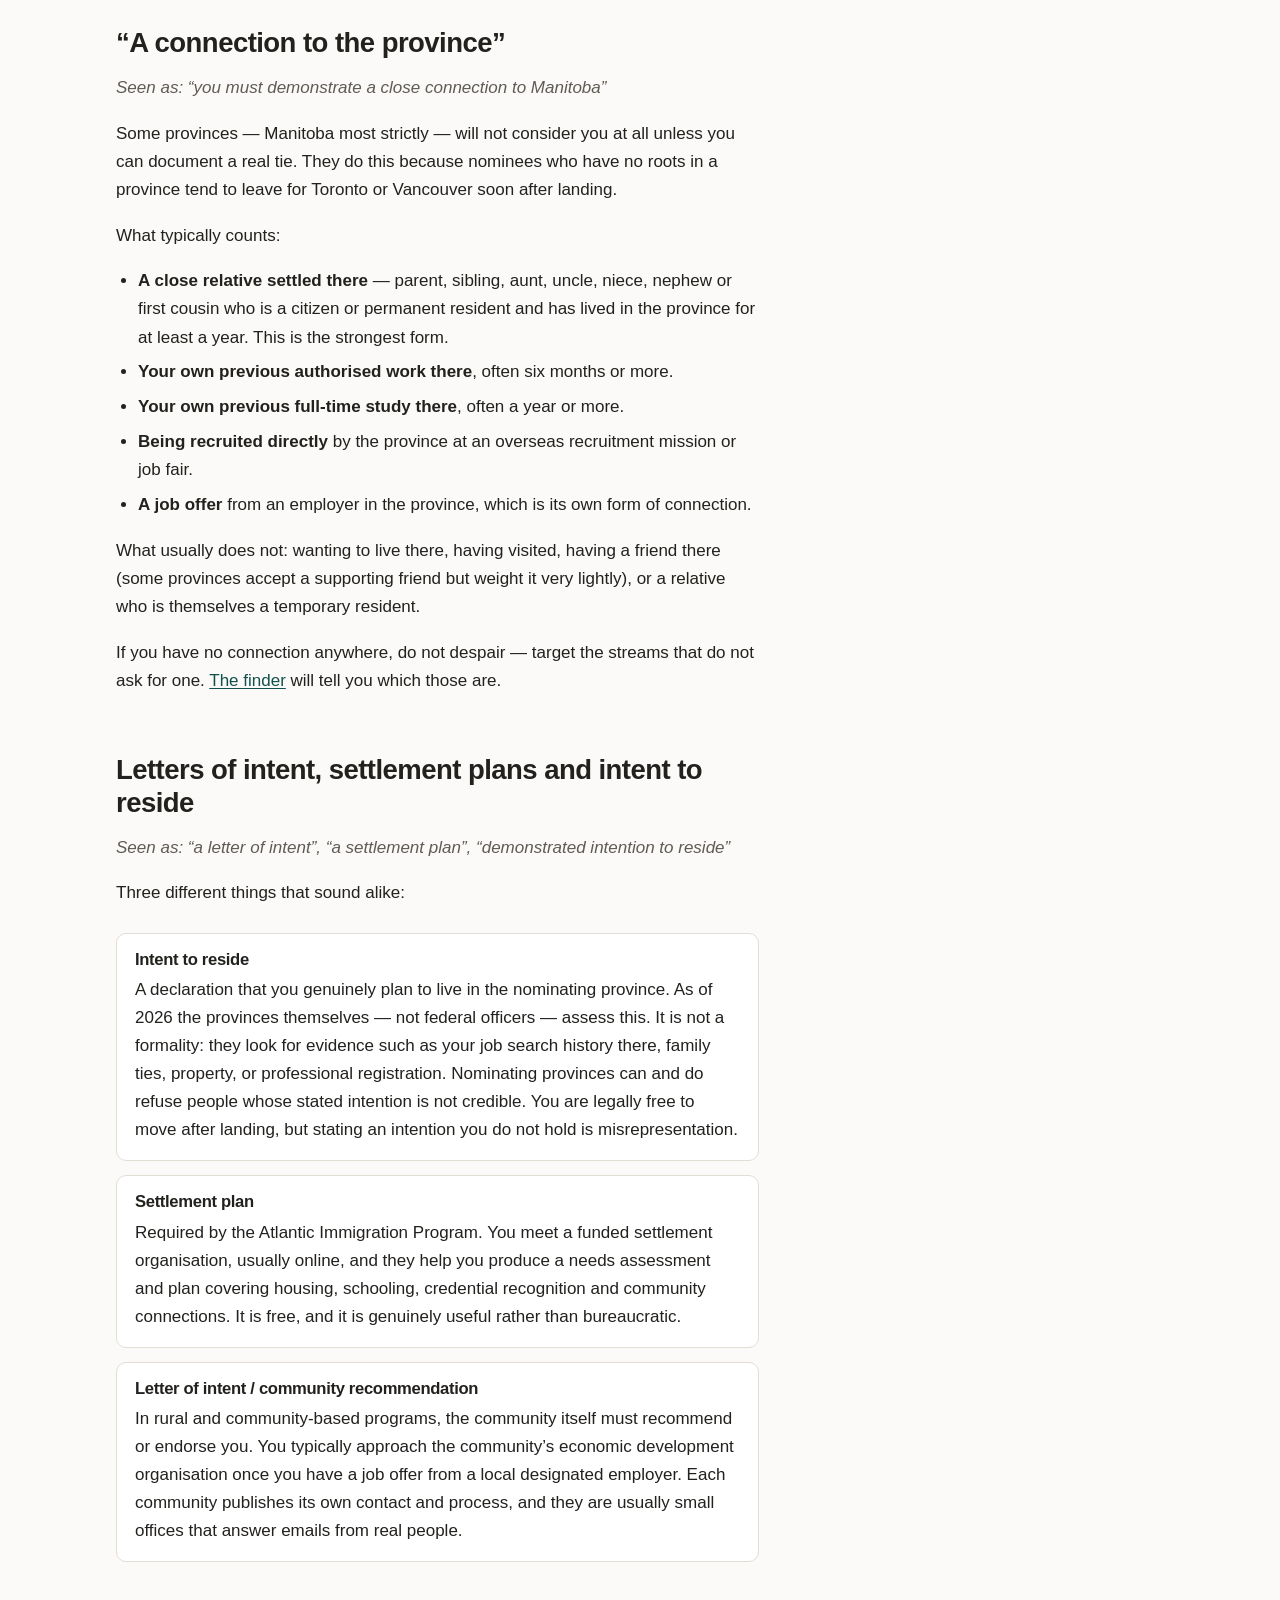
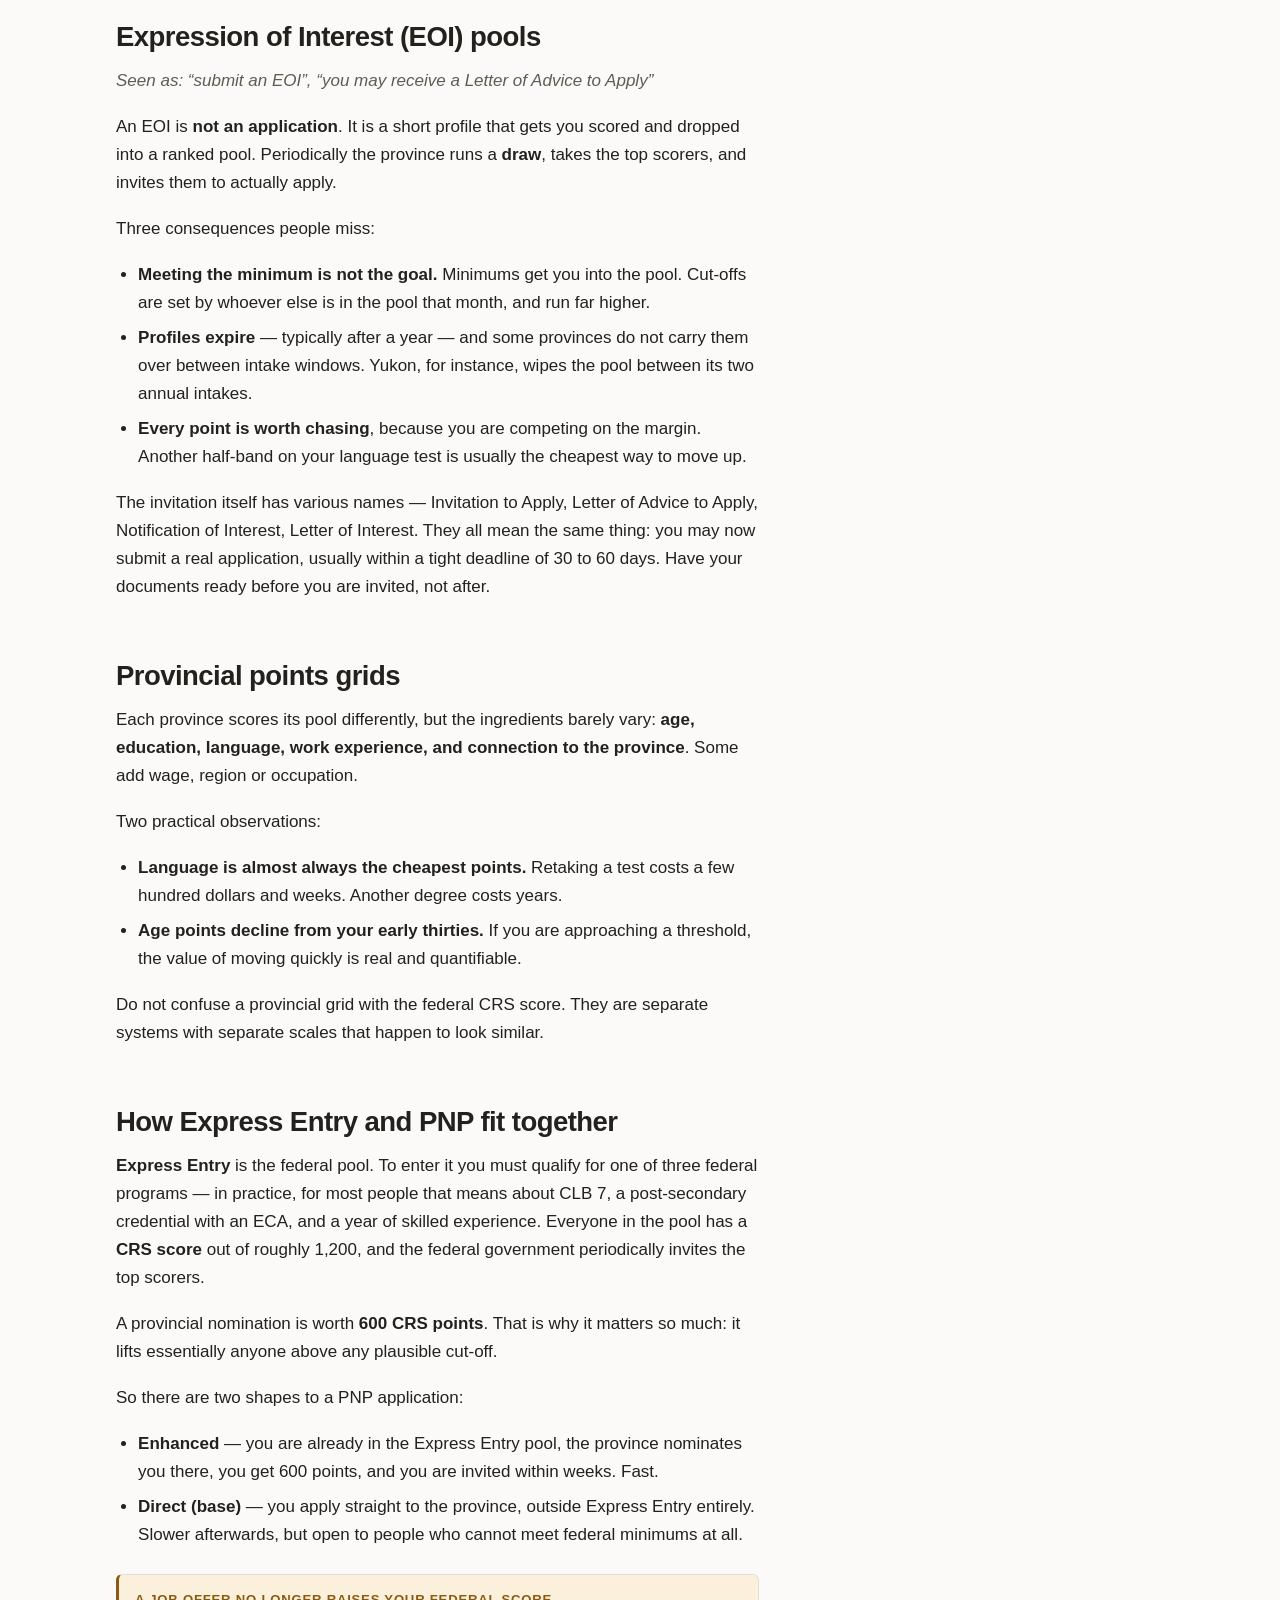
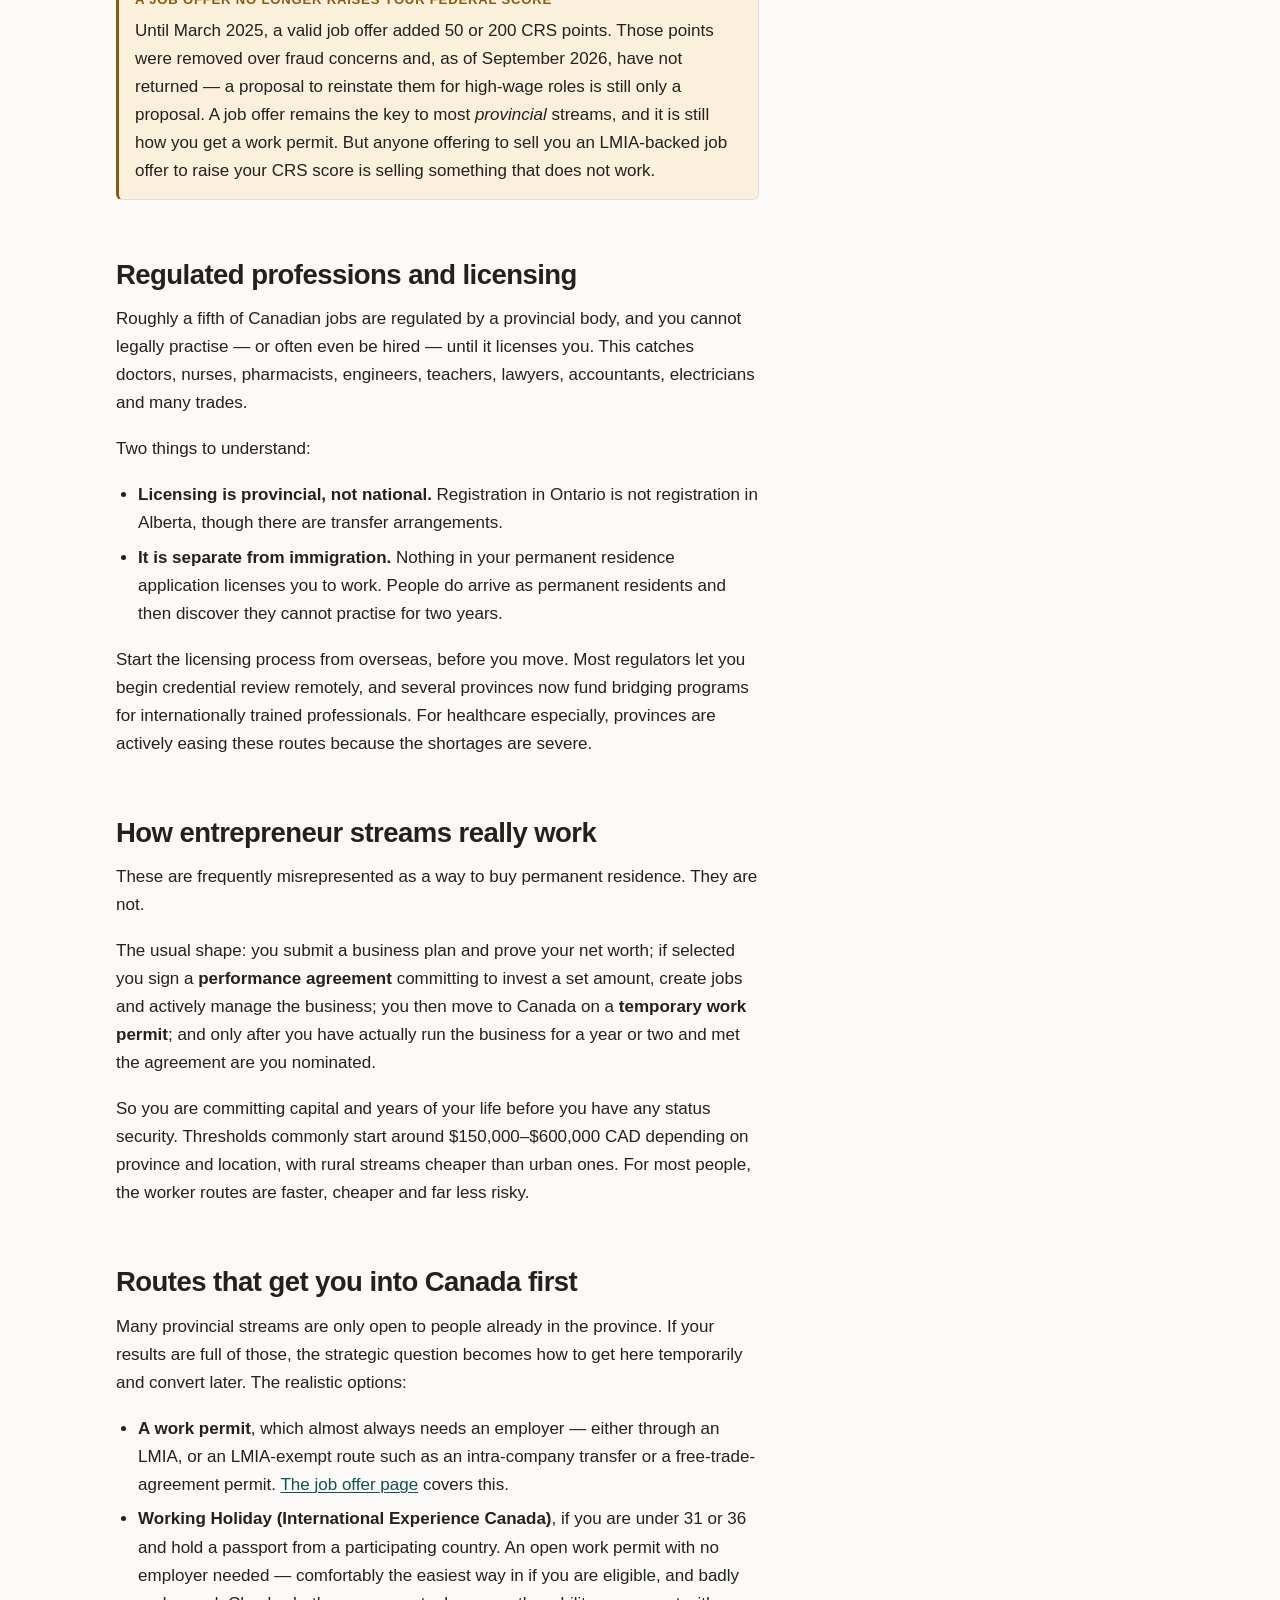
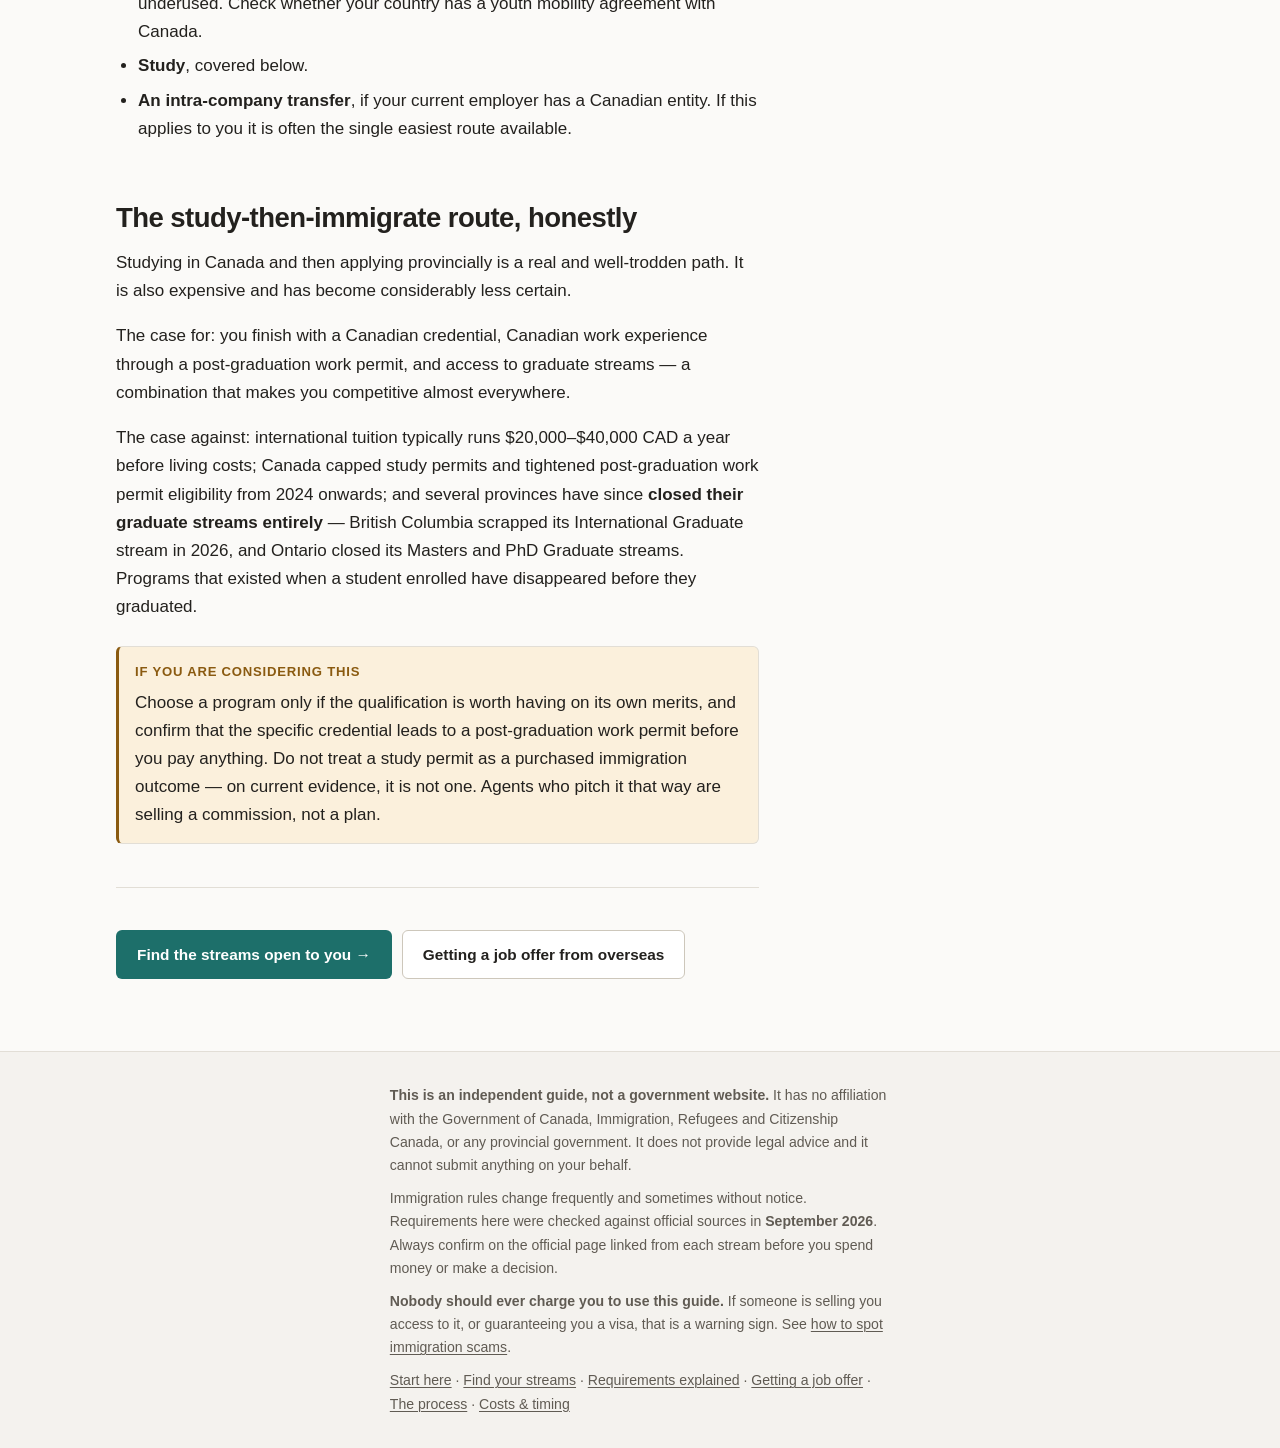
<file: requirements.html>
<!DOCTYPE html>
<html lang="en">
<head>
<meta charset="utf-8">
<meta name="viewport" content="width=device-width, initial-scale=1">
<title>What the requirements actually mean — PNP Navigator</title>
<meta name="description" content="NOC, TEER, CLB, ECA, EOI, LMIA and 'a connection to the province', explained in plain language with what each costs and how to get it.">
<meta name="color-scheme" content="light dark">
<meta property="og:title" content="What the requirements actually mean — PNP Navigator">
<meta property="og:description" content="NOC, TEER, CLB, ECA, EOI, LMIA and 'a connection to the province', explained in plain language with what each costs and how to get it.">
<meta property="og:type" content="website">
<link rel="stylesheet" href="assets/css/style.css">
<link rel="icon" href="data:image/svg+xml,<svg xmlns='http://www.w3.org/2000/svg' viewBox='0 0 100 100'><rect width='100' height='100' rx='22' fill='%231d6f6a'/><path d='M50 22 L66 46 H58 L70 66 H54 V78 H46 V66 H30 L42 46 H34 Z' fill='white'/></svg>">
</head>
<body>
<a class="skip" href="#main">Skip to content</a>

<header class="site-header">
  <div class="wrap header-inner">
    <a class="brand" href="index.html"><span class="mark">PNP</span> PNP Navigator</a>
    <nav class="site-nav" aria-label="Main">
      <a href="index.html">Start here</a>
      <a href="finder.html">Find your streams</a>
      <a href="requirements.html">Requirements explained</a>
      <a href="job-offer.html">Getting a job offer</a>
      <a href="process.html">The process</a>
      <a href="costs.html">Costs &amp; timing</a>
      <button type="button" id="themeToggle" class="btn ghost" aria-label="Switch theme" style="font-size:1rem;line-height:1">&#9790;</button>
    </nav>
  </div>
</header>

<main id="main">
<div class="wrap">
  <div class="page-head prose">
    <p class="eyebrow">Plain-language reference</p>
    <h1>What these requirements actually mean</h1>
    <p class="lede">Provincial websites state their requirements as if you already know the vocabulary. This page defines each one, tells you what it costs, how long it takes, and how to go and get it.</p>
  </div>

  <div class="prose">
    <div class="note">
      <div class="note-title">If you only read one thing</div>
      <p class="mb-0">Three items gate nearly every stream in Canada: a <a href="#language">language test</a>, an <a href="#eca">educational credential assessment</a>, and knowing your <a href="#noc">NOC code</a>. None of them requires a job offer, a lawyer, or permission from anyone. Start all three now, in parallel &mdash; they take weeks to months and everything else waits on them.</p>
    </div>
  </div>

  <section class="prose" id="noc">
    <h2>NOC code and TEER level</h2>
    <p class="say muted"><em>Seen as: &ldquo;your occupation must be NOC TEER 0, 1, 2 or 3&rdquo;</em></p>
    <p>Canada does not care what your job title says. It cares which of roughly 500 official occupation codes your <em>actual duties</em> match. That five-digit code is your <strong>NOC code</strong> (National Occupational Classification), and its first digit is the <strong>TEER level</strong> &mdash; how much training the job needs.</p>
    <div class="table-scroll">
      <table>
        <thead><tr><th>TEER</th><th>What it means</th><th>Examples</th></tr></thead>
        <tbody>
          <tr><td class="num"><strong>0</strong></td><td>Management</td><td>Restaurant manager, construction manager, financial manager</td></tr>
          <tr><td class="num"><strong>1</strong></td><td>Needs a university degree</td><td>Doctor, software engineer, accountant, architect</td></tr>
          <tr><td class="num"><strong>2</strong></td><td>College diploma, or 2+ years apprenticeship, or supervisory</td><td>Registered nurse, electrician, paralegal, computer technician</td></tr>
          <tr><td class="num"><strong>3</strong></td><td>College under 2 years, or 6 months on-the-job training</td><td>Long-haul truck driver, dental assistant, cook, bookkeeper</td></tr>
          <tr><td class="num"><strong>4</strong></td><td>High school, or several weeks of training</td><td>Home care worker, food service supervisor, retail salesperson</td></tr>
          <tr><td class="num"><strong>5</strong></td><td>Short work demonstration, no formal education</td><td>Kitchen helper, harvesting labourer, cleaner</td></tr>
        </tbody>
      </table>
    </div>
    <h3>How to find yours</h3>
    <ol>
      <li>Search the official NOC tool for your job title.</li>
      <li>Open the codes that look close and <strong>read the &ldquo;main duties&rdquo; list</strong>. This is the part that counts.</li>
      <li>Pick the code where you genuinely performed most of the listed duties &mdash; not the one with the nicest title or the best TEER level.</li>
    </ol>
    <p><a href="https://noc.esdc.gc.ca/" target="_blank" rel="noopener">Official NOC search tool &#8599;</a></p>
    <div class="note warn">
      <div class="note-title">Get this right the first time</div>
      <p class="mb-0">Choosing a flattering code rather than an accurate one is one of the most common reasons applications are refused, and a refusal for misrepresentation can bar you from applying for five years. Your reference letters must describe duties that match the code you claim. Pick the code that matches what you really did.</p>
    </div>
  </section>

  <section class="prose" id="language">
    <h2>Language tests, CLB and NCLC</h2>
    <p class="say muted"><em>Seen as: &ldquo;CLB 7 in all four abilities&rdquo; or &ldquo;NCLC 5&rdquo;</em></p>
    <p><strong>CLB</strong> (Canadian Language Benchmark) is a 1&ndash;12 scale Canada uses to compare different English tests on one ruler. <strong>NCLC</strong> is exactly the same thing for French. &ldquo;All four abilities&rdquo; means reading, writing, listening and speaking are scored separately, and <strong>your lowest score is the one that counts</strong>.</p>
    <p>Self-assessment is worth nothing here. You need an approved test, taken at an approved centre, and the result is valid for <strong>two years</strong>.</p>
    <div class="table-scroll">
      <table>
        <thead><tr><th>CLB</th><th>IELTS General Training (each band)</th><th>Roughly means</th><th>Opens</th></tr></thead>
        <tbody>
          <tr><td class="num">4</td><td>L 4.5 / R 3.5 / W 4.0 / S 4.0</td><td>Basic, can handle routine tasks</td><td>Lower-skilled and some direct provincial streams</td></tr>
          <tr><td class="num">5</td><td>L 5.0 / R 4.0 / W 5.0 / S 5.0</td><td>Modest working ability</td><td>Many direct provincial streams</td></tr>
          <tr><td class="num">7</td><td>6.0 in every band</td><td>Comfortable at work</td><td>The federal Express Entry pool</td></tr>
          <tr><td class="num">9</td><td>L 8.0 / R 7.0 / W 7.0 / S 7.0</td><td>Strong</td><td>Large score bonuses; competitive federal draws</td></tr>
        </tbody>
      </table>
    </div>
    <h3>Which test to take</h3>
    <ul>
      <li><strong>IELTS General Training</strong> &mdash; the most widely available. Make sure it is <em>General Training</em>, not Academic; Academic is not accepted for immigration.</li>
      <li><strong>CELPIP General</strong> &mdash; fully computer-based, Canadian English, results in a few days. Only available in some countries.</li>
      <li><strong>PTE Core</strong> &mdash; computer-based, fast results, often cheaper.</li>
      <li><strong>TEF Canada</strong> or <strong>TCF Canada</strong> &mdash; for French. These are the only two accepted.</li>
    </ul>
    <p>Expect roughly <strong>$300&ndash;$350 CAD</strong>, and book several weeks ahead.</p>
    <div class="note">
      <div class="note-title">The French point, made properly</div>
      <p>If you can reach about NCLC 5 in French, entire routes open that are effectively shut to English-only candidates: the Francophone Community Immigration Pilot, New Brunswick&rsquo;s francophone stream, the Northwest Territories francophone stream, and federal French-language draws that have consistently had among the lowest cut-offs of any draw.</p>
      <p class="mb-0">Canada has a standing policy objective to increase French-speaking immigration outside Quebec, and it is well behind its targets. That gap is why these routes stay open. For someone starting from scratch with no job offer and no Canadian ties, <strong>learning French is often the single highest-return investment available</strong> &mdash; more than another degree, and far more than any consultant.</p>
    </div>
  </section>

  <section class="prose" id="eca">
    <h2>Educational Credential Assessment (ECA)</h2>
    <p class="say muted"><em>Seen as: &ldquo;an ECA from a designated organisation, less than five years old&rdquo;</em></p>
    <p>A report from an approved agency saying what your foreign qualification is worth in Canadian terms. Your Indian three-year B.Com., for instance, might come back as &ldquo;equivalent to a three-year Canadian bachelor&rsquo;s degree&rdquo; &mdash; or as a diploma. You do not get to assume; the report decides.</p>
    <h3>How to get one</h3>
    <ol>
      <li>Pick a designated organisation. <strong>WES</strong> is the most commonly used and usually the fastest; <strong>IQAS</strong>, <strong>ICES</strong>, <strong>CES</strong> and <strong>ICAS</strong> are also designated. For doctors and pharmacists, specific bodies are required instead.</li>
      <li>Create an account and pay. Budget <strong>$200&ndash;$300 CAD</strong> plus courier costs.</li>
      <li><strong>Ask your university to send transcripts directly to the agency.</strong> This is the step that causes almost all the delay, because it depends on an institution that has no stake in your timeline. Start chasing it immediately.</li>
    </ol>
    <p>Allow <strong>six weeks to six months</strong>, dominated by how fast your university responds. The result is valid for five years.</p>
    <div class="note">
      <div class="note-title">Do this first, not last</div>
      <p class="mb-0">An ECA blocks almost everything downstream and its timeline is out of your hands. Order it on day one, then get on with your language test while you wait.</p>
    </div>
  </section>

  <section class="prose" id="experience">
    <h2>Work experience &mdash; how it is counted and proved</h2>
    <p class="say muted"><em>Seen as: &ldquo;two years of full-time experience in the same NOC within the past five years&rdquo;</em></p>
    <p>Rules vary, but the pattern is consistent:</p>
    <ul>
      <li><strong>Paid only.</strong> Volunteering, unpaid internships and self-directed study do not count.</li>
      <li><strong>Full-time means 30 hours a week.</strong> Part-time counts proportionally &mdash; 15 hours a week for two years is one year of experience.</li>
      <li><strong>Continuous in one occupation.</strong> Experience scattered across unrelated roles does not aggregate.</li>
      <li><strong>Within a window</strong>, usually the last five or ten years.</li>
    </ul>
    <h3>What proof looks like</h3>
    <p>The document that matters is a <strong>reference letter</strong> from each employer, on company letterhead, signed, with contact details, stating:</p>
    <ul>
      <li>Your job title, and the exact dates you were employed</li>
      <li>Hours per week and your salary</li>
      <li><strong>A list of your actual duties</strong> &mdash; and these must line up with the NOC code you are claiming</li>
    </ul>
    <p>Back it with contracts, payslips and tax records where you can.</p>
    <div class="note warn">
      <div class="note-title">Ask before you leave</div>
      <p class="mb-0">Getting a detailed reference letter out of a former employer years later is painful, and sometimes impossible if the manager has moved on or the company has closed. If you are even considering emigrating, ask for the letter <em>now</em>, in the form above, from every employer you have. It costs you one email and saves an application later.</p>
    </div>
  </section>

  <section class="prose" id="connection">
    <h2>&ldquo;A connection to the province&rdquo;</h2>
    <p class="say muted"><em>Seen as: &ldquo;you must demonstrate a close connection to Manitoba&rdquo;</em></p>
    <p>Some provinces &mdash; Manitoba most strictly &mdash; will not consider you at all unless you can document a real tie. They do this because nominees who have no roots in a province tend to leave for Toronto or Vancouver soon after landing.</p>
    <p>What typically counts:</p>
    <ul>
      <li><strong>A close relative settled there</strong> &mdash; parent, sibling, aunt, uncle, niece, nephew or first cousin who is a citizen or permanent resident and has lived in the province for at least a year. This is the strongest form.</li>
      <li><strong>Your own previous authorised work there</strong>, often six months or more.</li>
      <li><strong>Your own previous full-time study there</strong>, often a year or more.</li>
      <li><strong>Being recruited directly</strong> by the province at an overseas recruitment mission or job fair.</li>
      <li><strong>A job offer</strong> from an employer in the province, which is its own form of connection.</li>
    </ul>
    <p>What usually does not: wanting to live there, having visited, having a friend there (some provinces accept a supporting friend but weight it very lightly), or a relative who is themselves a temporary resident.</p>
    <p>If you have no connection anywhere, do not despair &mdash; target the streams that do not ask for one. <a href="finder.html">The finder</a> will tell you which those are.</p>
  </section>

  <section class="prose" id="letter-of-intent">
    <h2>Letters of intent, settlement plans and intent to reside</h2>
    <p class="say muted"><em>Seen as: &ldquo;a letter of intent&rdquo;, &ldquo;a settlement plan&rdquo;, &ldquo;demonstrated intention to reside&rdquo;</em></p>
    <p>Three different things that sound alike:</p>
    <div class="defs">
      <div class="def">
        <h3>Intent to reside</h3>
        <p class="mb-0">A declaration that you genuinely plan to live in the nominating province. As of 2026 the provinces themselves &mdash; not federal officers &mdash; assess this. It is not a formality: they look for evidence such as your job search history there, family ties, property, or professional registration. Nominating provinces can and do refuse people whose stated intention is not credible. You are legally free to move after landing, but stating an intention you do not hold is misrepresentation.</p>
      </div>
      <div class="def">
        <h3>Settlement plan</h3>
        <p class="mb-0">Required by the Atlantic Immigration Program. You meet a funded settlement organisation, usually online, and they help you produce a needs assessment and plan covering housing, schooling, credential recognition and community connections. It is free, and it is genuinely useful rather than bureaucratic.</p>
      </div>
      <div class="def">
        <h3>Letter of intent / community recommendation</h3>
        <p class="mb-0">In rural and community-based programs, the community itself must recommend or endorse you. You typically approach the community&rsquo;s economic development organisation once you have a job offer from a local designated employer. Each community publishes its own contact and process, and they are usually small offices that answer emails from real people.</p>
      </div>
    </div>
  </section>

  <section class="prose" id="eoi">
    <h2>Expression of Interest (EOI) pools</h2>
    <p class="say muted"><em>Seen as: &ldquo;submit an EOI&rdquo;, &ldquo;you may receive a Letter of Advice to Apply&rdquo;</em></p>
    <p>An EOI is <strong>not an application</strong>. It is a short profile that gets you scored and dropped into a ranked pool. Periodically the province runs a <strong>draw</strong>, takes the top scorers, and invites them to actually apply.</p>
    <p>Three consequences people miss:</p>
    <ul>
      <li><strong>Meeting the minimum is not the goal.</strong> Minimums get you into the pool. Cut-offs are set by whoever else is in the pool that month, and run far higher.</li>
      <li><strong>Profiles expire</strong> &mdash; typically after a year &mdash; and some provinces do not carry them over between intake windows. Yukon, for instance, wipes the pool between its two annual intakes.</li>
      <li><strong>Every point is worth chasing</strong>, because you are competing on the margin. Another half-band on your language test is usually the cheapest way to move up.</li>
    </ul>
    <p>The invitation itself has various names &mdash; Invitation to Apply, Letter of Advice to Apply, Notification of Interest, Letter of Interest. They all mean the same thing: you may now submit a real application, usually within a tight deadline of 30 to 60 days. Have your documents ready before you are invited, not after.</p>
  </section>

  <section class="prose" id="points-grids">
    <h2>Provincial points grids</h2>
    <p>Each province scores its pool differently, but the ingredients barely vary: <strong>age, education, language, work experience, and connection to the province</strong>. Some add wage, region or occupation.</p>
    <p>Two practical observations:</p>
    <ul>
      <li><strong>Language is almost always the cheapest points.</strong> Retaking a test costs a few hundred dollars and weeks. Another degree costs years.</li>
      <li><strong>Age points decline from your early thirties.</strong> If you are approaching a threshold, the value of moving quickly is real and quantifiable.</li>
    </ul>
    <p>Do not confuse a provincial grid with the federal CRS score. They are separate systems with separate scales that happen to look similar.</p>
  </section>

  <section class="prose" id="express-entry">
    <h2>How Express Entry and PNP fit together</h2>
    <p><strong>Express Entry</strong> is the federal pool. To enter it you must qualify for one of three federal programs &mdash; in practice, for most people that means about CLB 7, a post-secondary credential with an ECA, and a year of skilled experience. Everyone in the pool has a <strong>CRS score</strong> out of roughly 1,200, and the federal government periodically invites the top scorers.</p>
    <p>A provincial nomination is worth <strong>600 CRS points</strong>. That is why it matters so much: it lifts essentially anyone above any plausible cut-off.</p>
    <p>So there are two shapes to a PNP application:</p>
    <ul>
      <li><strong>Enhanced</strong> &mdash; you are already in the Express Entry pool, the province nominates you there, you get 600 points, and you are invited within weeks. Fast.</li>
      <li><strong>Direct (base)</strong> &mdash; you apply straight to the province, outside Express Entry entirely. Slower afterwards, but open to people who cannot meet federal minimums at all.</li>
    </ul>
    <div class="note warn">
      <div class="note-title">A job offer no longer raises your federal score</div>
      <p class="mb-0">Until March 2025, a valid job offer added 50 or 200 CRS points. Those points were removed over fraud concerns and, as of September 2026, have not returned &mdash; a proposal to reinstate them for high-wage roles is still only a proposal. A job offer remains the key to most <em>provincial</em> streams, and it is still how you get a work permit. But anyone offering to sell you an LMIA-backed job offer to raise your CRS score is selling something that does not work.</p>
    </div>
  </section>

  <section class="prose" id="licensing">
    <h2>Regulated professions and licensing</h2>
    <p>Roughly a fifth of Canadian jobs are regulated by a provincial body, and you cannot legally practise &mdash; or often even be hired &mdash; until it licenses you. This catches doctors, nurses, pharmacists, engineers, teachers, lawyers, accountants, electricians and many trades.</p>
    <p>Two things to understand:</p>
    <ul>
      <li><strong>Licensing is provincial, not national.</strong> Registration in Ontario is not registration in Alberta, though there are transfer arrangements.</li>
      <li><strong>It is separate from immigration.</strong> Nothing in your permanent residence application licenses you to work. People do arrive as permanent residents and then discover they cannot practise for two years.</li>
    </ul>
    <p>Start the licensing process from overseas, before you move. Most regulators let you begin credential review remotely, and several provinces now fund bridging programs for internationally trained professionals. For healthcare especially, provinces are actively easing these routes because the shortages are severe.</p>
  </section>

  <section class="prose" id="entrepreneur">
    <h2>How entrepreneur streams really work</h2>
    <p>These are frequently misrepresented as a way to buy permanent residence. They are not.</p>
    <p>The usual shape: you submit a business plan and prove your net worth; if selected you sign a <strong>performance agreement</strong> committing to invest a set amount, create jobs and actively manage the business; you then move to Canada on a <strong>temporary work permit</strong>; and only after you have actually run the business for a year or two and met the agreement are you nominated.</p>
    <p>So you are committing capital and years of your life before you have any status security. Thresholds commonly start around $150,000&ndash;$600,000 CAD depending on province and location, with rural streams cheaper than urban ones. For most people, the worker routes are faster, cheaper and far less risky.</p>
  </section>

  <section class="prose" id="getting-here-first">
    <h2>Routes that get you into Canada first</h2>
    <p>Many provincial streams are only open to people already in the province. If your results are full of those, the strategic question becomes how to get here temporarily and convert later. The realistic options:</p>
    <ul>
      <li><strong>A work permit</strong>, which almost always needs an employer &mdash; either through an LMIA, or an LMIA-exempt route such as an intra-company transfer or a free-trade-agreement permit. <a href="job-offer.html">The job offer page</a> covers this.</li>
      <li><strong>Working Holiday (International Experience Canada)</strong>, if you are under 31 or 36 and hold a passport from a participating country. An open work permit with no employer needed &mdash; comfortably the easiest way in if you are eligible, and badly underused. Check whether your country has a youth mobility agreement with Canada.</li>
      <li><strong>Study</strong>, covered below.</li>
      <li><strong>An intra-company transfer</strong>, if your current employer has a Canadian entity. If this applies to you it is often the single easiest route available.</li>
    </ul>
  </section>

  <section class="prose" id="study-route">
    <h2>The study-then-immigrate route, honestly</h2>
    <p>Studying in Canada and then applying provincially is a real and well-trodden path. It is also expensive and has become considerably less certain.</p>
    <p>The case for: you finish with a Canadian credential, Canadian work experience through a post-graduation work permit, and access to graduate streams &mdash; a combination that makes you competitive almost everywhere.</p>
    <p>The case against: international tuition typically runs $20,000&ndash;$40,000 CAD a year before living costs; Canada capped study permits and tightened post-graduation work permit eligibility from 2024 onwards; and several provinces have since <strong>closed their graduate streams entirely</strong> &mdash; British Columbia scrapped its International Graduate stream in 2026, and Ontario closed its Masters and PhD Graduate streams. Programs that existed when a student enrolled have disappeared before they graduated.</p>
    <div class="note warn">
      <div class="note-title">If you are considering this</div>
      <p class="mb-0">Choose a program only if the qualification is worth having on its own merits, and confirm that the specific credential leads to a post-graduation work permit before you pay anything. Do not treat a study permit as a purchased immigration outcome &mdash; on current evidence, it is not one. Agents who pitch it that way are selling a commission, not a plan.</p>
    </div>
  </section>

  <div class="prose">
    <hr>
    <div class="btn-row">
      <a class="btn" href="finder.html">Find the streams open to you &rarr;</a>
      <a class="btn secondary" href="job-offer.html">Getting a job offer from overseas</a>
    </div>
  </div>
</div>
</main>

<footer class="site-footer">
  <div class="wrap prose">
    <p><strong>This is an independent guide, not a government website.</strong> It has no affiliation with the Government of Canada, Immigration, Refugees and Citizenship Canada, or any provincial government. It does not provide legal advice and it cannot submit anything on your behalf.</p>
    <p>Immigration rules change frequently and sometimes without notice. Requirements here were checked against official sources in <strong>September 2026</strong>. Always confirm on the official page linked from each stream before you spend money or make a decision.</p>
    <p><strong>Nobody should ever charge you to use this guide.</strong> If someone is selling you access to it, or guaranteeing you a visa, that is a warning sign. See <a href="job-offer.html#scams">how to spot immigration scams</a>.</p>
    <p class="small" style="margin-bottom:0"><a href="index.html">Start here</a> &middot; <a href="finder.html">Find your streams</a> &middot; <a href="requirements.html">Requirements explained</a> &middot; <a href="job-offer.html">Getting a job offer</a> &middot; <a href="process.html">The process</a> &middot; <a href="costs.html">Costs &amp; timing</a></p>
  </div>
</footer>


<script src="assets/js/site.js"></script>
</body>
</html>
</file>
<file: assets/css/style.css>
/* ==========================================================================
   PNP Navigator — shared stylesheet
   Deliberately NOT styled to resemble a Government of Canada property.
   ========================================================================== */

:root {
  --bg:            #fbfaf8;
  --surface:       #ffffff;
  --surface-alt:   #f4f2ee;
  --border:        #e2ded6;
  --border-strong: #cdc7bb;
  --text:          #23211e;
  --text-muted:    #605b53;
  --text-faint:    #8a837a;

  --accent:        #1d6f6a;
  --accent-soft:   #e6f1f0;
  --accent-text:   #12514d;

  --ok:            #2f6b3f;
  --ok-soft:       #e7f1e9;
  --warn:          #8a5a10;
  --warn-soft:     #fbf0dc;
  --no:            #8a3a33;
  --no-soft:       #f8e9e7;

  --radius:   10px;
  --radius-s: 6px;
  --shadow:   0 1px 2px rgba(35,33,30,.05), 0 4px 14px rgba(35,33,30,.05);
  --measure:  68ch;

  --sans: "Inter", -apple-system, BlinkMacSystemFont, "Segoe UI", Roboto,
          "Helvetica Neue", Arial, sans-serif;
}

@media (prefers-color-scheme: dark) {
  :root:not([data-theme="light"]) {
    --bg:            #16151a;
    --surface:       #1e1d23;
    --surface-alt:   #26252c;
    --border:        #34323b;
    --border-strong: #46444f;
    --text:          #ecebe8;
    --text-muted:    #a8a49e;
    --text-faint:    #837e78;

    --accent:        #62c0b6;
    --accent-soft:   #16312f;
    --accent-text:   #8ed6cd;

    --ok:            #7fc08d;
    --ok-soft:       #1a2c1f;
    --warn:          #dcae5f;
    --warn-soft:     #2e2617;
    --no:            #e29189;
    --no-soft:       #30201e;

    --shadow: 0 1px 2px rgba(0,0,0,.3), 0 4px 14px rgba(0,0,0,.25);
  }
}

:root[data-theme="dark"] {
  --bg:            #16151a;
  --surface:       #1e1d23;
  --surface-alt:   #26252c;
  --border:        #34323b;
  --border-strong: #46444f;
  --text:          #ecebe8;
  --text-muted:    #a8a49e;
  --text-faint:    #837e78;
  --accent:        #62c0b6;
  --accent-soft:   #16312f;
  --accent-text:   #8ed6cd;
  --ok:            #7fc08d;
  --ok-soft:       #1a2c1f;
  --warn:          #dcae5f;
  --warn-soft:     #2e2617;
  --no:            #e29189;
  --no-soft:       #30201e;
  --shadow: 0 1px 2px rgba(0,0,0,.3), 0 4px 14px rgba(0,0,0,.25);
}

*, *::before, *::after { box-sizing: border-box; }

html { -webkit-text-size-adjust: 100%; scroll-behavior: smooth; }

body {
  margin: 0;
  background: var(--bg);
  color: var(--text);
  font-family: var(--sans);
  font-size: 17px;
  line-height: 1.65;
  -webkit-font-smoothing: antialiased;
}

@media (max-width: 600px) { body { font-size: 16px; } }

/* ---------- Layout ---------- */

.wrap {
  width: 100%;
  max-width: 1080px;
  margin: 0 auto;
  padding: 0 16px;
}

.prose { max-width: var(--measure); }

main { padding: 32px 0 72px; }

/* ---------- Skip link ---------- */

.skip {
  position: absolute;
  left: -9999px;
  top: 0;
  background: var(--accent);
  color: #fff;
  padding: 10px 16px;
  border-radius: 0 0 var(--radius-s) 0;
  z-index: 100;
}
.skip:focus { left: 0; }

/* ---------- Header ---------- */

.site-header {
  position: sticky;
  top: 0;
  z-index: 50;
  background: color-mix(in srgb, var(--bg) 92%, transparent);
  backdrop-filter: blur(10px);
  border-bottom: 1px solid var(--border);
}

.header-inner {
  display: flex;
  align-items: center;
  gap: 16px;
  min-height: 60px;
  flex-wrap: wrap;
  padding-top: 8px;
  padding-bottom: 8px;
}

.brand {
  display: flex;
  align-items: center;
  gap: 9px;
  font-weight: 650;
  letter-spacing: -.01em;
  color: var(--text);
  text-decoration: none;
  font-size: 1.02rem;
  white-space: nowrap;
}
.brand:hover { color: var(--accent-text); }
.brand .mark {
  width: 24px; height: 24px;
  border-radius: 6px;
  background: var(--accent);
  color: #fff;
  display: grid; place-items: center;
  font-size: .72rem; font-weight: 700;
  flex: none;
}
@media (prefers-color-scheme: dark) {
  :root:not([data-theme="light"]) .brand .mark { color: #10302e; }
}
:root[data-theme="dark"] .brand .mark { color: #10302e; }

.site-nav {
  display: flex;
  gap: 2px;
  flex-wrap: wrap;
  margin-left: auto;
}

.site-nav a {
  color: var(--text-muted);
  text-decoration: none;
  font-size: .92rem;
  padding: 6px 10px;
  border-radius: var(--radius-s);
  white-space: nowrap;
}
.site-nav a:hover { color: var(--text); background: var(--surface-alt); }
.site-nav a[aria-current="page"] { color: var(--accent-text); background: var(--accent-soft); font-weight: 550; }

/* ---------- Typography ---------- */

h1, h2, h3, h4 { line-height: 1.22; letter-spacing: -.02em; font-weight: 650; margin: 0 0 .5em; }
h1 { font-size: clamp(1.85rem, 1.3rem + 2.2vw, 2.6rem); }
h2 { font-size: clamp(1.35rem, 1.1rem + 1.1vw, 1.72rem); margin-top: 2.1em; }
h3 { font-size: 1.14rem; margin-top: 1.8em; }
h4 { font-size: 1rem; margin-top: 1.5em; }

h2 + h3, h3 + h4 { margin-top: 1em; }

/* Keep anchor targets clear of the sticky header. */
section[id], h2[id], h3[id], [id] { scroll-margin-top: 84px; }

p { margin: 0 0 1.05em; }

a { color: var(--accent-text); text-decoration-thickness: 1px; text-underline-offset: 2px; }
a:hover { text-decoration-thickness: 2px; }

.lede {
  font-size: 1.12rem;
  color: var(--text-muted);
  line-height: 1.6;
}

ul, ol { margin: 0 0 1.05em; padding-left: 1.3em; }
li { margin-bottom: .4em; }
li > ul, li > ol { margin-top: .4em; }

strong { font-weight: 650; }

code {
  font-family: ui-monospace, SFMono-Regular, Menlo, monospace;
  font-size: .88em;
  background: var(--surface-alt);
  padding: .12em .38em;
  border-radius: 4px;
}

hr { border: 0; border-top: 1px solid var(--border); margin: 2.5em 0; }

:focus-visible {
  outline: 2px solid var(--accent);
  outline-offset: 2px;
  border-radius: 3px;
}

/* ---------- Page head ---------- */

.page-head { padding: 24px 0 8px; }
.eyebrow {
  text-transform: uppercase;
  letter-spacing: .09em;
  font-size: .74rem;
  font-weight: 650;
  color: var(--accent-text);
  margin: 0 0 .7em;
}

/* ---------- Cards / boxes ---------- */

.card {
  background: var(--surface);
  border: 1px solid var(--border);
  border-radius: var(--radius);
  padding: 20px;
  box-shadow: var(--shadow);
}

.note {
  border: 1px solid var(--border);
  border-left: 3px solid var(--accent);
  background: var(--surface);
  border-radius: var(--radius-s);
  padding: 14px 16px;
  margin: 1.5em 0;
}
.note > :last-child { margin-bottom: 0; }
.note .note-title {
  font-weight: 650;
  font-size: .82rem;
  text-transform: uppercase;
  letter-spacing: .06em;
  color: var(--accent-text);
  margin-bottom: .45em;
}
.note.warn { border-left-color: var(--warn); background: var(--warn-soft); }
.note.warn .note-title { color: var(--warn); }
.note.danger { border-left-color: var(--no); background: var(--no-soft); }
.note.danger .note-title { color: var(--no); }

/* ---------- Buttons ---------- */

.btn {
  display: inline-flex;
  align-items: center;
  justify-content: center;
  gap: 8px;
  font: inherit;
  font-weight: 550;
  font-size: .96rem;
  padding: 11px 20px;
  border-radius: var(--radius-s);
  border: 1px solid transparent;
  background: var(--accent);
  color: #fff;
  text-decoration: none;
  cursor: pointer;
  transition: filter .12s ease, transform .06s ease;
}
@media (prefers-color-scheme: dark) {
  :root:not([data-theme="light"]) .btn { color: #0e2b29; }
}
:root[data-theme="dark"] .btn { color: #0e2b29; }
.btn:hover { filter: brightness(1.08); }
.btn:active { transform: translateY(1px); }

.btn.secondary {
  background: var(--surface);
  color: var(--text);
  border-color: var(--border-strong);
}
.btn.secondary:hover { background: var(--surface-alt); filter: none; }

.btn.ghost { background: transparent; color: var(--accent-text); border-color: transparent; padding-left: 8px; padding-right: 8px; }
.btn.ghost:hover { background: var(--accent-soft); filter: none; }

.btn[disabled] { opacity: .45; cursor: not-allowed; }

.btn-row { display: flex; gap: 10px; flex-wrap: wrap; align-items: center; }

/* ---------- Pills ---------- */

.pill {
  display: inline-flex;
  align-items: center;
  gap: 5px;
  font-size: .74rem;
  font-weight: 600;
  letter-spacing: .01em;
  padding: 3px 9px;
  border-radius: 100px;
  border: 1px solid var(--border);
  background: var(--surface-alt);
  color: var(--text-muted);
  white-space: nowrap;
}
.pill.ok   { background: var(--ok-soft);   color: var(--ok);   border-color: color-mix(in srgb, var(--ok) 30%, transparent); }
.pill.warn { background: var(--warn-soft); color: var(--warn); border-color: color-mix(in srgb, var(--warn) 30%, transparent); }
.pill.no   { background: var(--no-soft);   color: var(--no);   border-color: color-mix(in srgb, var(--no) 30%, transparent); }
.pill.accent { background: var(--accent-soft); color: var(--accent-text); border-color: color-mix(in srgb, var(--accent) 30%, transparent); }

/* ---------- Grids ---------- */

.grid { display: grid; gap: 16px; }
.grid.two   { grid-template-columns: repeat(auto-fit, minmax(270px, 1fr)); }
.grid.three { grid-template-columns: repeat(auto-fit, minmax(230px, 1fr)); }

/* ---------- Home hero ---------- */

.hero { padding: 48px 0 28px; }
.hero h1 { max-width: 16ch; }
.hero .lede { max-width: 56ch; font-size: 1.18rem; }

.hero-actions { margin-top: 26px; }

/* ---------- Step list ---------- */

.steps { list-style: none; padding: 0; counter-reset: step; }
.steps > li {
  counter-increment: step;
  position: relative;
  padding-left: 46px;
  margin-bottom: 26px;
}
.steps > li::before {
  content: counter(step);
  position: absolute;
  left: 0; top: 1px;
  width: 30px; height: 30px;
  border-radius: 50%;
  background: var(--accent-soft);
  color: var(--accent-text);
  border: 1px solid color-mix(in srgb, var(--accent) 28%, transparent);
  display: grid; place-items: center;
  font-size: .86rem; font-weight: 650;
}
.steps > li > h3 { margin-top: 0; margin-bottom: .3em; }

/* ---------- Tables ---------- */

.table-scroll { overflow-x: auto; margin: 1.4em 0; -webkit-overflow-scrolling: touch; }
table { border-collapse: collapse; width: 100%; font-size: .93rem; min-width: 480px; }
th, td { text-align: left; padding: 10px 12px; border-bottom: 1px solid var(--border); vertical-align: top; }
th { font-weight: 650; font-size: .8rem; text-transform: uppercase; letter-spacing: .05em; color: var(--text-muted); }
tbody tr:last-child td { border-bottom: 0; }
td.num { white-space: nowrap; font-variant-numeric: tabular-nums; }

/* ---------- Definition blocks ---------- */

.defs { display: grid; gap: 14px; margin: 1.5em 0; }
.def {
  border: 1px solid var(--border);
  border-radius: var(--radius);
  background: var(--surface);
  padding: 16px 18px;
}
.def h3 { margin: 0 0 .35em; font-size: 1.04rem; }
.def .say { color: var(--text-faint); font-size: .84rem; font-style: italic; margin-bottom: .6em; }
.def > :last-child { margin-bottom: 0; }

/* ---------- Footer ---------- */

.site-footer {
  border-top: 1px solid var(--border);
  background: var(--surface-alt);
  padding: 32px 0;
  font-size: .88rem;
  color: var(--text-muted);
  margin-top: auto;
}
.site-footer p { margin-bottom: .7em; }
.site-footer a { color: var(--text-muted); }

body { display: flex; flex-direction: column; min-height: 100vh; }
main { flex: 1; }

/* ---------- Utility ---------- */

.visually-hidden {
  position: absolute; width: 1px; height: 1px;
  padding: 0; margin: -1px; overflow: hidden;
  clip: rect(0 0 0 0); white-space: nowrap; border: 0;
}
.mt-0 { margin-top: 0; }
.mb-0 { margin-bottom: 0; }
.center { text-align: center; }
.muted { color: var(--text-muted); }
.small { font-size: .88rem; }

/* ==========================================================================
   Finder tool
   ========================================================================== */

.finder-layout { display: grid; grid-template-columns: 1fr; gap: 28px; }
@media (min-width: 900px) {
  .finder-layout.with-rail { grid-template-columns: minmax(0,1fr) 270px; align-items: start; }
}

/* Progress */
.progress-head {
  display: flex; align-items: baseline; justify-content: space-between;
  gap: 12px; flex-wrap: wrap; margin-bottom: 10px;
}
.progress-head .step-count { font-size: .84rem; color: var(--text-muted); font-variant-numeric: tabular-nums; }
.progress-bar { height: 5px; background: var(--surface-alt); border-radius: 100px; overflow: hidden; border: 1px solid var(--border); }
.progress-bar > span { display: block; height: 100%; background: var(--accent); transition: width .28s cubic-bezier(.4,0,.2,1); }

/* Question card */
.q-card {
  background: var(--surface);
  border: 1px solid var(--border);
  border-radius: var(--radius);
  padding: 24px;
  box-shadow: var(--shadow);
  margin-top: 20px;
}
@media (max-width: 600px) { .q-card { padding: 18px 16px; } }

.q-title { font-size: 1.3rem; margin: 0 0 .3em; letter-spacing: -.02em; }
.q-help { color: var(--text-muted); font-size: .95rem; margin: 0 0 1.2em; }
.q-help:last-of-type { margin-bottom: 1.2em; }

/* Options */
.opts { display: grid; gap: 9px; margin: 0 0 4px; }

.opt {
  display: flex;
  align-items: flex-start;
  gap: 12px;
  padding: 13px 15px;
  border: 1px solid var(--border-strong);
  border-radius: var(--radius-s);
  background: var(--surface);
  cursor: pointer;
  transition: border-color .12s, background .12s;
}
.opt:hover { border-color: var(--accent); background: var(--accent-soft); }
.opt input { margin: 3px 0 0; accent-color: var(--accent); flex: none; width: 17px; height: 17px; }
.opt:has(input:checked) { border-color: var(--accent); background: var(--accent-soft); box-shadow: inset 0 0 0 1px var(--accent); }
.opt:has(input:focus-visible) { outline: 2px solid var(--accent); outline-offset: 2px; }
.opt .opt-label { font-weight: 550; display: block; }
.opt .opt-desc { color: var(--text-muted); font-size: .87rem; display: block; margin-top: 2px; line-height: 1.5; }

.q-nav { display: flex; gap: 10px; align-items: center; margin-top: 22px; flex-wrap: wrap; }
.q-nav .spacer { flex: 1; }

/* Results */
.results-summary {
  background: var(--surface);
  border: 1px solid var(--border);
  border-radius: var(--radius);
  padding: 22px;
  box-shadow: var(--shadow);
  margin-bottom: 26px;
}
.tally { display: flex; gap: 22px; flex-wrap: wrap; margin-top: 16px; }
.tally-item { }
.tally-item .n { font-size: 1.9rem; font-weight: 680; line-height: 1; letter-spacing: -.03em; display: block; font-variant-numeric: tabular-nums; }
.tally-item .l { font-size: .84rem; color: var(--text-muted); display: block; margin-top: 4px; }
.tally-item.ok   .n { color: var(--ok); }
.tally-item.warn .n { color: var(--warn); }
.tally-item.no   .n { color: var(--text-faint); }

.result-group { margin-bottom: 38px; }
.result-group > h2 { margin-top: 0; display: flex; align-items: center; gap: 10px; flex-wrap: wrap; }
.result-group > .group-note { color: var(--text-muted); font-size: .94rem; margin-top: -.4em; margin-bottom: 1.3em; max-width: var(--measure); }

/* Stream card */
.stream {
  border: 1px solid var(--border);
  border-radius: var(--radius);
  background: var(--surface);
  margin-bottom: 12px;
  overflow: hidden;
}
.stream.is-ok   { border-left: 3px solid var(--ok); }
.stream.is-warn { border-left: 3px solid var(--warn); }
.stream.is-no   { border-left: 3px solid var(--border-strong); }

.stream-head {
  display: flex; align-items: flex-start; gap: 14px;
  padding: 16px 18px; cursor: pointer; width: 100%;
  background: none; border: 0; font: inherit; color: inherit; text-align: left;
}
.stream-head:hover { background: var(--surface-alt); }
.stream-head .st-main { flex: 1; min-width: 0; }
.stream-head .st-prov {
  font-size: .74rem; font-weight: 700; letter-spacing: .07em;
  text-transform: uppercase; color: var(--accent-text); display: block; margin-bottom: 2px;
}
.stream-head .st-name { font-weight: 620; font-size: 1.02rem; display: block; letter-spacing: -.01em; }
.stream-head .st-sub { color: var(--text-muted); font-size: .88rem; display: block; margin-top: 3px; }
.stream-head .chev { flex: none; color: var(--text-faint); transition: transform .18s; margin-top: 3px; }
.stream[open] .chev { transform: rotate(90deg); }

.stream-body { padding: 2px 18px 20px; border-top: 1px solid var(--border); }
.stream-body > :first-child { margin-top: 16px; }
.stream-body h4 { font-size: .8rem; text-transform: uppercase; letter-spacing: .06em; color: var(--text-muted); margin: 18px 0 .6em; }
.stream-body h4:first-of-type { margin-top: 14px; }

.check-list { list-style: none; padding: 0; margin: 0 0 4px; }
.check-list li { display: flex; gap: 9px; align-items: flex-start; margin-bottom: 7px; font-size: .94rem; }
.check-list .ic { flex: none; width: 17px; text-align: center; font-weight: 700; margin-top: 1px; }
.check-list li.yes .ic { color: var(--ok); }
.check-list li.gap .ic { color: var(--warn); }
.check-list li.bad .ic { color: var(--no); }
.check-list .fix { display: block; color: var(--text-muted); font-size: .87rem; margin-top: 2px; }

.stream-meta { display: flex; gap: 7px; flex-wrap: wrap; margin-top: 14px; }

.stream-links { margin-top: 16px; display: flex; gap: 14px; flex-wrap: wrap; font-size: .9rem; }

/* Rail */
.rail { position: sticky; top: 76px; }
.rail-card {
  border: 1px solid var(--border);
  border-radius: var(--radius);
  background: var(--surface-alt);
  padding: 16px 18px;
  font-size: .9rem;
}
.rail-card h3 { margin-top: 0; font-size: .82rem; text-transform: uppercase; letter-spacing: .06em; color: var(--text-muted); }
.rail-card ul { padding-left: 1.1em; margin-bottom: 0; }
.rail-card li { margin-bottom: .5em; }

.answers-recap { font-size: .88rem; }
.answers-recap dl { margin: 0; display: grid; gap: 9px; }
.answers-recap dt { color: var(--text-muted); font-size: .8rem; }
.answers-recap dd { margin: 1px 0 0; font-weight: 550; }

.filters { display: flex; gap: 8px; flex-wrap: wrap; align-items: center; margin-bottom: 20px; }
.filters label { font-size: .88rem; color: var(--text-muted); }
.filters select {
  font: inherit; font-size: .9rem; padding: 7px 10px;
  border: 1px solid var(--border-strong); border-radius: var(--radius-s);
  background: var(--surface); color: var(--text);
}

@media print {
  .site-header, .site-footer, .q-nav, .filters, .rail { display: none; }
  .stream-body { display: block !important; }
}

/* ---------- Refinements ---------- */

/* The question heading is focused programmatically so screen readers announce
   each new question. That should not paint a focus ring for mouse users. */
.q-title:focus { outline: none; }
.q-title:focus-visible { outline: none; }

/* On narrow screens the nav wraps to three rows and pushes the page down.
   Make it a single scrollable strip instead. */
@media (max-width: 760px) {
  .header-inner { gap: 8px; }
  .site-nav {
    width: 100%;
    margin-left: 0;
    overflow-x: auto;
    flex-wrap: nowrap;
    scrollbar-width: none;
    -webkit-overflow-scrolling: touch;
    padding-bottom: 2px;
  }
  .site-nav::-webkit-scrollbar { display: none; }
  .site-nav a { font-size: .88rem; padding: 5px 9px; }
  .brand { font-size: .96rem; }
}

/* Tables carry more columns than prose needs, so let them use the fuller
   width of the page container on larger screens. */
@media (min-width: 900px) {
  .prose > .table-scroll { width: min(900px, calc(100vw - 32px)); }
}

/* Make the theme toggle actually visible. */
#themeToggle {
  border: 1px solid var(--border);
  background: var(--surface);
  color: var(--text-muted);
  width: 34px;
  padding: 0;
  height: 32px;
  margin-left: 4px;
  flex: none;
}
#themeToggle:hover { background: var(--surface-alt); color: var(--text); }
</file>
